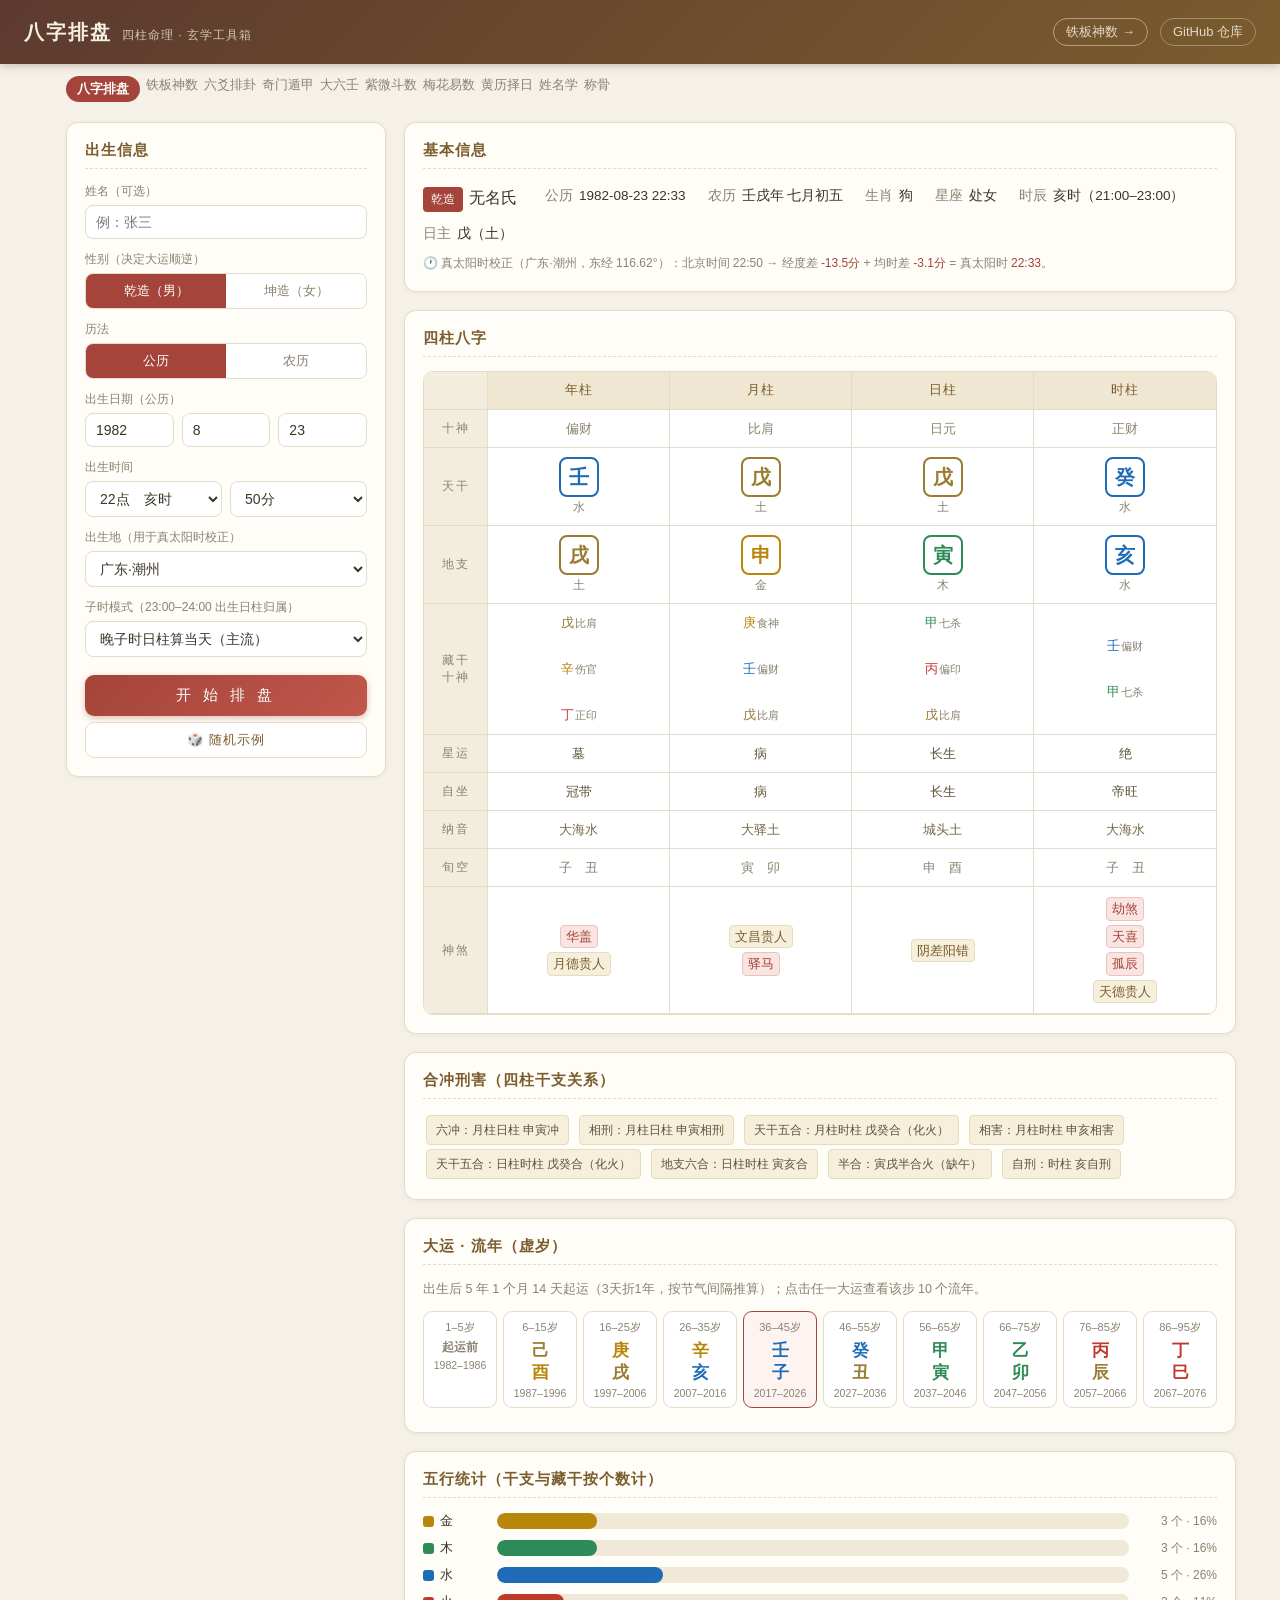
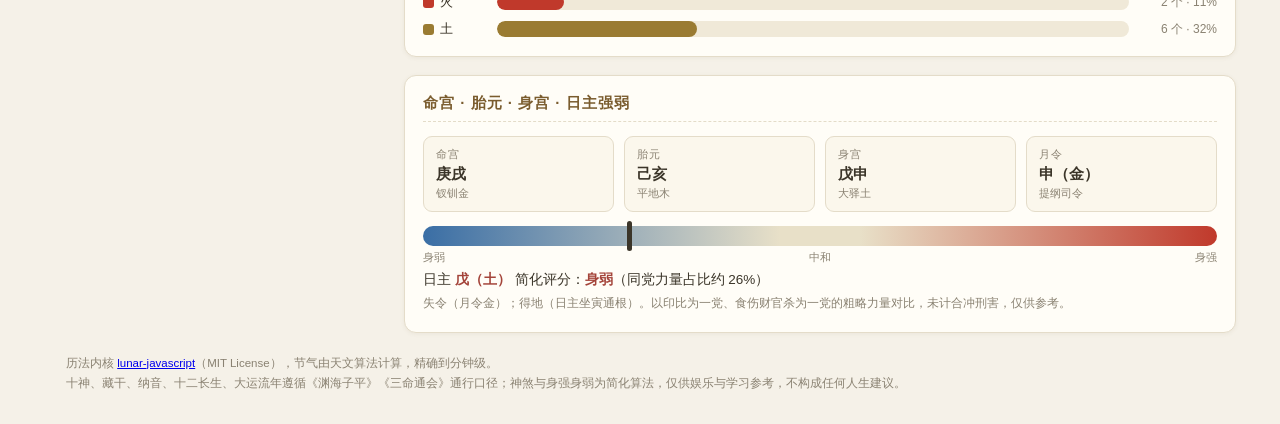
<file: index.html>
<!DOCTYPE html>
<html lang="zh-CN">
<head>
<meta charset="UTF-8">
<meta name="viewport" content="width=device-width, initial-scale=1.0">
<title>八字排盘 · 四柱命理工具</title>
<link rel="icon" href="data:image/svg+xml,<svg xmlns='http://www.w3.org/2000/svg' viewBox='0 0 100 100'><text y='.9em' font-size='90'>☯</text></svg>">
<script src="lunar.js"></script>
<script src="gz-relations.js"></script>
<style>
:root{
  --bg:#f5f1e8; --card:#fffdf7; --ink:#3b3529; --muted:#8a8272; --line:#e4dcc9;
  --accent:#a4443a; --accent2:#7a5c2e;
  --wx-jin:#b8860b; --wx-mu:#2e8b57; --wx-shui:#1e6bb8; --wx-huo:#c0392b; --wx-tu:#9a7b32;
}
*{box-sizing:border-box;margin:0;padding:0}
body{font-family:"Microsoft YaHei","PingFang SC","Noto Sans SC",sans-serif;background:var(--bg);color:var(--ink);min-height:100vh}
header{background:linear-gradient(135deg,#5c3a2e,#7a5c2e);color:#f7f1e3;padding:18px 24px;display:flex;align-items:center;justify-content:space-between;box-shadow:0 2px 8px rgba(60,40,20,.25)}
header h1{font-size:20px;letter-spacing:2px;font-weight:600}
header h1 small{font-size:12px;opacity:.75;letter-spacing:1px;margin-left:10px;font-weight:400}
header a{color:#f7f1e3;opacity:.85;font-size:13px;text-decoration:none;border:1px solid rgba(247,241,227,.4);padding:4px 12px;border-radius:14px}
header a:hover{opacity:1}
.wrap{max-width:1180px;margin:20px auto;padding:0 16px;display:grid;grid-template-columns:320px 1fr;gap:18px;align-items:start}
@media(max-width:900px){.wrap{grid-template-columns:1fr}}
.card{background:var(--card);border:1px solid var(--line);border-radius:12px;padding:18px;box-shadow:0 1px 4px rgba(120,100,60,.08)}
.card h2{font-size:15px;color:var(--accent2);margin-bottom:14px;letter-spacing:1px;border-bottom:1px dashed var(--line);padding-bottom:8px}
.field{margin-bottom:12px}
.field label{display:block;font-size:12px;color:var(--muted);margin-bottom:5px}
input[type=text],input[type=number],select{width:100%;padding:8px 10px;border:1px solid var(--line);border-radius:8px;background:#fff;font-size:14px;color:var(--ink);font-family:inherit}
input:focus,select:focus{outline:2px solid #d8c9a5;border-color:#c9b98f}
.row{display:flex;gap:8px}
.row>*{flex:1}
.seg{display:flex;border:1px solid var(--line);border-radius:8px;overflow:hidden}
.seg button{flex:1;padding:8px 4px;border:none;background:#fff;font-size:13px;cursor:pointer;color:var(--muted);font-family:inherit}
.seg button.on{background:var(--accent);color:#fff}
.seg button:not(.on):hover{background:#f6f0e0}
.hint{font-size:11px;color:var(--muted);margin-top:4px;line-height:1.5}
.check{display:flex;align-items:center;gap:7px;font-size:13px;color:var(--ink);cursor:pointer;margin-bottom:8px}
.check input{accent-color:var(--accent);width:15px;height:15px}
.btn{width:100%;padding:11px;border:none;border-radius:9px;background:linear-gradient(135deg,#a4443a,#c0574a);color:#fff;font-size:15px;letter-spacing:4px;cursor:pointer;font-family:inherit;margin-top:6px;box-shadow:0 2px 6px rgba(164,68,58,.35)}
.btn:hover{filter:brightness(1.06)}
.btn.ghost{background:#fff;color:var(--accent2);border:1px solid var(--line);box-shadow:none;letter-spacing:1px;font-size:13px;padding:8px}
.btn.ghost:hover{background:#f6f0e0}
.err{background:#fbe9e7;color:#a4443a;border:1px solid #efb9b2;border-radius:8px;padding:10px 12px;font-size:13px;margin-bottom:12px;display:none}

/* 基本信息 */
.info-grid{display:flex;flex-wrap:wrap;gap:8px 22px;font-size:13.5px;line-height:1.9}
.info-grid b{color:var(--muted);font-weight:400;margin-right:6px}
.tag-gender{display:inline-block;background:var(--accent);color:#fff;border-radius:4px;font-size:12px;padding:1px 8px;margin-right:6px}
.tst-fix{font-size:12px;color:var(--muted);margin-top:6px;line-height:1.7}
.tst-fix em{font-style:normal;color:var(--accent)}

/* 四柱表 */
.bz-grid{display:grid;grid-template-columns:64px repeat(4,minmax(86px,1fr));gap:0;border:1px solid var(--line);border-radius:10px;overflow:hidden;background:#fff}
.bz-grid>div{padding:9px 4px;text-align:center;border-bottom:1px solid var(--line);border-right:1px solid var(--line);font-size:13px;min-height:38px;display:flex;flex-direction:column;justify-content:center;align-items:center;gap:2px}
.bz-grid>div:nth-child(5n){border-right:none}
.bz-grid .rh{background:#f3eddd;color:var(--muted);font-size:12px;letter-spacing:2px}
.bz-grid .hd{background:#efe7d2;font-size:12.5px;color:var(--accent2);letter-spacing:1px}
.ganzhi{width:40px;height:40px;border-radius:8px;display:flex;align-items:center;justify-content:center;font-size:20px;font-weight:600;border:2px solid;margin:0 auto}
.ganzhi.sm{width:36px;height:36px;font-size:17px}
.shishen{font-size:12px;color:var(--muted)}
.hidegan{font-size:12px;line-height:1.6}
.hidegan span{margin:0 2px}
.hidegan i{font-style:normal;font-size:10.5px;color:var(--muted);margin-left:1px}
.nayin{font-size:11.5px;color:#77694a}
.shensha{font-size:11px;line-height:1.5;padding:4px 2px;min-height:30px}
.shensha span{display:inline-block;background:#f6efdc;border:1px solid #e8dcc0;border-radius:4px;padding:1px 5px;margin:1px;color:#7a5c2e;white-space:nowrap}
.shensha span.big{background:#f9e4e1;border-color:#ecc2bc;color:var(--accent)}
.pill{display:inline-block;background:#f6efdc;border:1px solid #e8dcc0;border-radius:4px;padding:2px 9px;margin:2px 3px;font-size:12px;color:#5d5238}
.xiushi{font-size:12.5px;color:#5d5238}

/* 五行 */
.wx-bars{display:flex;flex-direction:column;gap:9px}
.wx-row{display:flex;align-items:center;gap:10px;font-size:13px}
.wx-row .name{width:64px;display:flex;align-items:center;gap:6px;color:var(--ink)}
.wx-dot{width:11px;height:11px;border-radius:3px;display:inline-block}
.wx-track{flex:1;height:16px;background:#f0e9d8;border-radius:8px;overflow:hidden}
.wx-fill{height:100%;border-radius:8px;min-width:2px;transition:width .4s}
.wx-row .num{width:78px;text-align:right;color:var(--muted);font-size:12px}

/* 大运 */
.dayun-note{font-size:12.5px;color:var(--muted);margin-bottom:10px;line-height:1.7}
.dayun-strip{display:flex;gap:6px;overflow-x:auto;padding-bottom:6px}
.dy-col{min-width:74px;flex:0 0 auto;border:1px solid var(--line);border-radius:9px;background:#fff;text-align:center;padding:8px 4px;cursor:pointer;transition:.15s}
.dy-col:hover{border-color:var(--accent);box-shadow:0 2px 6px rgba(164,68,58,.15)}
.dy-col.cur{border-color:var(--accent);background:#fdf3f1}
.dy-age{font-size:11px;color:var(--muted)}
.dy-gz{font-size:16.5px;font-weight:600;margin:4px 0;line-height:1.35}
.dy-gz span{display:block}
.dy-yr{font-size:10.5px;color:var(--muted)}
.liunian{display:none;margin-top:10px;border-top:1px dashed var(--line);padding-top:10px}
.liunian.show{display:flex;flex-wrap:wrap;gap:6px}
.ln-chip{border:1px solid var(--line);border-radius:6px;background:#fbf7ec;padding:4px 9px;font-size:12px;text-align:center;line-height:1.5;min-width:64px}
.ln-chip b{display:block;font-size:12.5px;font-weight:600}
.ln-chip small{color:var(--muted);font-size:10.5px}

/* 其他信息 */
.misc-grid{display:grid;grid-template-columns:repeat(auto-fit,minmax(150px,1fr));gap:10px}
.misc-item{background:#fbf7ec;border:1px solid var(--line);border-radius:9px;padding:10px 12px}
.misc-item .k{font-size:11px;color:var(--muted);letter-spacing:1px}
.misc-item .v{font-size:15px;font-weight:600;margin-top:3px}
.misc-item .s{font-size:11px;color:var(--muted);margin-top:2px}
.strength-wrap{margin-top:14px}
.strength-track{height:20px;border-radius:10px;background:linear-gradient(90deg,#3a6ea5,#e8e0c8 45%,#e8e0c8 55%,#c0392b);position:relative;margin:8px 0 4px}
.strength-pin{position:absolute;top:-5px;width:5px;height:30px;background:#3b3529;border-radius:3px;left:50%;transition:left .4s}
.strength-labels{display:flex;justify-content:space-between;font-size:11px;color:var(--muted)}
.strength-verdict{font-size:13.5px;margin-top:6px}
.strength-verdict b{color:var(--accent)}
.strength-sub{font-size:12px;color:var(--muted);margin-top:4px;line-height:1.7}
footer{max-width:1180px;margin:10px auto 30px;padding:0 16px;font-size:11.5px;color:var(--muted);line-height:1.8}
#resultArea{display:none}
.toast{position:fixed;top:18px;left:50%;transform:translateX(-50%);background:#3b3529;color:#fff;padding:10px 18px;border-radius:8px;font-size:13px;display:none;z-index:9;box-shadow:0 4px 12px rgba(0,0,0,.3)}
</style>
</head>
<body>
<header>
  <h1>八字排盘<small>四柱命理 · 玄学工具箱</small></h1>
  <div style="display:flex;gap:12px">
    <a href="tieban.html" style="border-color:rgba(247,241,227,.55)">铁板神数 →</a>
    <a href="https://github.com/exiadynames2026/xuanxue" target="_blank">GitHub 仓库</a>
  </div>
</header>
<nav style="max-width:1180px;margin:12px auto 0;padding:0 16px;display:flex;gap:6px;flex-wrap:wrap;font-size:13px">
  <span style="background:var(--accent);color:#fff;border-radius:14px;padding:4px 11px;font-weight:600">八字排盘</span>
  <a href="tieban.html" style="color:var(--muted);text-decoration:none">铁板神数</a>
  <a href="liuyao.html" style="color:var(--muted);text-decoration:none">六爻排卦</a>
  <a href="qimen.html" style="color:var(--muted);text-decoration:none">奇门遁甲</a>
  <a href="liuren.html" style="color:var(--muted);text-decoration:none">大六壬</a>
  <a href="ziwei.html" style="color:var(--muted);text-decoration:none">紫微斗数</a>
  <a href="meihua.html" style="color:var(--muted);text-decoration:none">梅花易数</a>
  <a href="huangli.html" style="color:var(--muted);text-decoration:none">黄历择日</a>
  <a href="xingming.html" style="color:var(--muted);text-decoration:none">姓名学</a>
  <a href="chengu.html" style="color:var(--muted);text-decoration:none">称骨</a>
</nav>

<div class="wrap">
  <!-- 输入面板 -->
  <div class="card" id="inputCard">
    <h2>出生信息</h2>
    <div class="err" id="errBox"></div>
    <div class="field">
      <label>姓名（可选）</label>
      <input type="text" id="inName" placeholder="例：张三" maxlength="20">
    </div>
    <div class="field">
      <label>性别（决定大运顺逆）</label>
      <div class="seg" id="segGender">
        <button data-v="1" class="on">乾造（男）</button>
        <button data-v="0">坤造（女）</button>
      </div>
    </div>
    <div class="field">
      <label>历法</label>
      <div class="seg" id="segCal">
        <button data-v="solar" class="on">公历</button>
        <button data-v="lunar">农历</button>
      </div>
    </div>
    <div class="field">
      <label id="lbDate">出生日期（公历）</label>
      <div class="row" id="rowSolar">
        <input type="number" id="inY" placeholder="年" min="1900" max="2100" value="1990">
        <input type="number" id="inM" placeholder="月" min="1" max="12" value="1">
        <input type="number" id="inD" placeholder="日" min="1" max="31" value="1">
      </div>
      <div class="row" id="rowLunar" style="display:none">
        <input type="number" id="inLY" placeholder="年" min="1900" max="2100" value="1990">
        <input type="number" id="inLM" placeholder="月" min="1" max="12" value="1">
        <input type="number" id="inLD" placeholder="日" min="1" max="30" value="1">
      </div>
      <label class="check" id="chkLeapWrap" style="display:none;margin-top:6px">
        <input type="checkbox" id="inLeap"> 闰月
      </label>
    </div>
    <div class="field">
      <label>出生时间</label>
      <div class="row">
        <select id="inH"></select>
        <select id="inMin">
          <option value="0" selected>0分</option><option value="10">10分</option>
          <option value="20">20分</option><option value="30">30分</option>
          <option value="40">40分</option><option value="50">50分</option>
        </select>
      </div>
    </div>
    <div class="field">
      <label>出生地（用于真太阳时校正）</label>
      <select id="inCity"></select>
    </div>
    <div class="field">
      <label>子时模式（23:00–24:00 出生日柱归属）</label>
      <select id="inSect">
        <option value="2" selected>晚子时日柱算当天（主流）</option>
        <option value="1">晚子时日柱算明天</option>
      </select>
    </div>
    <button class="btn" id="btnGo">开 始 排 盘</button>
    <button class="btn ghost" id="btnRandom">🎲 随机示例</button>
  </div>

  <!-- 结果区 -->
  <div id="resultArea">
    <div class="card" style="margin-bottom:18px">
      <h2>基本信息</h2>
      <div class="info-grid" id="infoGrid"></div>
      <div class="tst-fix" id="tstNote"></div>
    </div>

    <div class="card" style="margin-bottom:18px">
      <h2>四柱八字</h2>
      <div class="bz-grid" id="bzGrid"></div>
    </div>

    <div class="card" style="margin-bottom:18px">
      <h2>合冲刑害（四柱干支关系）</h2>
      <div id="hcPanel" style="font-size:13px;line-height:2"></div>
    </div>

    <div class="card" style="margin-bottom:18px">
      <h2>大运 · 流年（虚岁）</h2>
      <div class="dayun-note" id="dyNote"></div>
      <div class="dayun-strip" id="dyStrip"></div>
      <div class="liunian" id="lnPanel"></div>
    </div>

    <div class="card" style="margin-bottom:18px">
      <h2>五行统计（干支与藏干按个数计）</h2>
      <div class="wx-bars" id="wxBars"></div>
    </div>

    <div class="card">
      <h2>命宫 · 胎元 · 身宫 · 日主强弱</h2>
      <div class="misc-grid" id="miscGrid"></div>
      <div class="strength-wrap">
        <div class="strength-track"><div class="strength-pin" id="stPin"></div></div>
        <div class="strength-labels"><span>身弱</span><span>中和</span><span>身强</span></div>
        <div class="strength-verdict" id="stVerdict"></div>
        <div class="strength-sub" id="stSub"></div>
      </div>
    </div>
  </div>
</div>

<footer>
  历法内核 <a href="https://github.com/6tail/lunar-javascript" target="_blank">lunar-javascript</a>（MIT License），节气由天文算法计算，精确到分钟级。<br>
  十神、藏干、纳音、十二长生、大运流年遵循《渊海子平》《三命通会》通行口径；神煞与身强身弱为简化算法，仅供娱乐与学习参考，不构成任何人生建议。
</footer>

<div class="toast" id="toast"></div>

<script>
"use strict";
const $ = s => document.querySelector(s);
const GAN = ["甲","乙","丙","丁","戊","己","庚","辛","壬","癸"];
const ZHI = ["子","丑","寅","卯","辰","巳","午","未","申","酉","戌","亥"];
const WX_COLOR = {"金":"var(--wx-jin)","木":"var(--wx-mu)","水":"var(--wx-shui)","火":"var(--wx-huo)","土":"var(--wx-tu)"};
const SHENG_XIAO = ["鼠","牛","虎","兔","龙","蛇","马","羊","猴","鸡","狗","猪"];
const CHANG_SHENG = ["长生","沐浴","冠带","临官","帝旺","衰","病","死","墓","绝","胎","养"];
// 长生起点偏移（与 lunar-javascript CHANG_SHENG_OFFSET 一致）：长生位 = (offset ± 支序) mod 12
const CS_OFFSET = {"甲":1,"丙":10,"戊":10,"庚":7,"壬":4,"乙":6,"丁":9,"己":9,"辛":0,"癸":3};
const SHICHEN_NAME = ["子时","丑时","寅时","卯时","辰时","巳时","午时","未时","申时","酉时","戌时","亥时"];
const SHICHEN_RANGE = ["23:00–01:00","01:00–03:00","03:00–05:00","05:00–07:00","07:00–09:00","09:00–11:00","11:00–13:00","13:00–15:00","15:00–17:00","17:00–19:00","19:00–21:00","21:00–23:00"];

/* ---------------- 城市经度表 ---------------- */
const CITIES = [
 ["北京",116.41],["天津",117.20],["上海",121.47],["重庆",106.55],
 ["河北·石家庄",114.51],["河北·唐山",118.18],["河北·保定",115.46],["河北·秦皇岛",119.60],
 ["山西·太原",112.55],["山西·大同",113.30],["山西·长治",113.12],
 ["内蒙古·呼和浩特",111.75],["内蒙古·包头",109.84],["内蒙古·赤峰",118.92],
 ["辽宁·沈阳",123.43],["辽宁·大连",121.61],["辽宁·鞍山",123.00],
 ["吉林·长春",125.32],["吉林·吉林市",126.55],
 ["黑龙江·哈尔滨",126.53],["黑龙江·齐齐哈尔",123.92],["黑龙江·大庆",125.10],
 ["江苏·南京",118.78],["江苏·苏州",120.58],["江苏·无锡",120.31],["江苏·常州",119.97],
 ["江苏·南通",120.86],["江苏·徐州",117.18],["江苏·扬州",119.42],
 ["浙江·杭州",120.15],["浙江·宁波",121.55],["浙江·温州",120.70],["浙江·嘉兴",120.76],
 ["浙江·绍兴",120.58],["浙江·金华",119.65],["浙江·台州",121.42],
 ["安徽·合肥",117.28],["安徽·芜湖",118.38],["安徽·阜阳",115.82],
 ["福建·福州",119.30],["福建·厦门",118.09],["福建·泉州",118.68],
 ["江西·南昌",115.86],["江西·赣州",114.93],["江西·九江",116.00],
 ["山东·济南",117.12],["山东·青岛",120.38],["山东·烟台",121.39],["山东·潍坊",119.16],["山东·临沂",118.35],
 ["河南·郑州",113.63],["河南·洛阳",112.45],["河南·开封",114.30],["河南·南阳",112.53],["河南·信阳",114.09],
 ["湖北·武汉",114.31],["湖北·宜昌",111.29],["湖北·襄阳",112.12],
 ["湖南·长沙",113.00],["湖南·株洲",113.13],["湖南·衡阳",112.57],["湖南·常德",111.69],
 ["广东·广州",113.26],["广东·深圳",114.06],["广东·珠海",113.58],["广东·佛山",113.12],
 ["广东·东莞",113.75],["广东·中山",113.39],["广东·惠州",114.42],["广东·汕头",116.68],
 ["广东·湛江",110.36],["广东·潮州",116.62],["广东·揭阳",116.37],["广东·梅州",116.12],
 ["广西·南宁",108.37],["广西·柳州",109.42],["广西·桂林",110.29],["广西·梧州",111.28],
 ["海南·海口",110.32],["海南·三亚",109.51],
 ["四川·成都",104.07],["四川·绵阳",104.68],["四川·南充",106.11],["四川·乐山",103.77],["四川·达州",107.50],
 ["贵州·贵阳",106.71],["贵州·遵义",106.93],
 ["云南·昆明",102.83],["云南·大理",100.27],["云南·曲靖",103.80],
 ["西藏·拉萨",91.11],["西藏·日喀则",88.88],
 ["陕西·西安",108.94],["陕西·宝鸡",107.14],["陕西·汉中",107.02],
 ["甘肃·兰州",103.83],["甘肃·天水",105.72],["甘肃·酒泉",98.49],
 ["青海·西宁",101.78],["青海·格尔木",94.90],
 ["宁夏·银川",106.23],["宁夏·石嘴山",106.38],
 ["新疆·乌鲁木齐",87.62],["新疆·喀什",75.99],["新疆·伊宁",81.28],["新疆·库尔勒",86.15],["新疆·哈密",93.51],
 ["香港",114.17],["澳门",113.55],["台北",121.56],["高雄",120.31]
];

/* ---------------- 真太阳时：均时差（Spencer 公式，精度约 ±0.5 分钟） ---------------- */
function equationOfTimeMinutes(y, m, d){
  const start = Date.UTC(y, 0, 1);
  const cur = Date.UTC(y, m - 1, d);
  const n = Math.floor((cur - start) / 86400000) + 1;
  const B = 2 * Math.PI * (n - 1) / 365;
  return 229.18 * (0.000075 + 0.001868*Math.cos(B) - 0.032077*Math.sin(B)
        - 0.014615*Math.cos(2*B) - 0.040849*Math.sin(2*B));
}

/* ---------------- 神煞表 ---------------- */
const SHENSHA = (() => {
  const T = {};
  // 天乙贵人（以日干查地支）
  T.tianyi  = {"甲":["丑","未"],"戊":["丑","未"],"庚":["丑","未"],"乙":["子","申"],"己":["子","申"],"丙":["亥","酉"],"丁":["亥","酉"],"壬":["卯","巳"],"癸":["卯","巳"],"辛":["午","寅"]};
  // 文昌贵人
  T.wenchang = {"甲":"巳","乙":"午","丙":"申","丁":"酉","戊":"申","己":"酉","庚":"亥","辛":"子","壬":"寅","癸":"卯"};
  // 禄神
  T.lushen = {"甲":"寅","乙":"卯","丙":"巳","丁":"午","戊":"巳","己":"午","庚":"申","辛":"酉","壬":"亥","癸":"子"};
  // 羊刃（阳干）
  T.yangren = {"甲":"卯","丙":"午","戊":"午","庚":"酉","壬":"子"};
  // 金舆
  T.jinyu = {"甲":"辰","乙":"巳","丙":"未","丁":"申","戊":"未","己":"申","庚":"戌","辛":"亥","壬":"丑","癸":"寅"};
  // 三合局组（按地支序号 %4 分组）：0申子辰 1巳酉丑 2寅午戌 3亥卯未
  T.yima   = ["寅","亥","申","巳"];   // 驿马
  T.taohua = ["酉","午","卯","子"];   // 桃花（咸池）
  T.huagai = ["辰","丑","戌","未"];   // 华盖
  T.jiangxing = ["子","酉","午","卯"];// 将星
  T.jiesha = ["巳","寅","亥","申"];   // 劫煞
  T.zaisha = ["午","卯","子","酉"];   // 灾煞
  // 红鸾（年支查）、天喜为红鸾对冲
  T.hongluan = {"子":"卯","丑":"寅","寅":"丑","卯":"子","辰":"亥","巳":"戌","午":"酉","未":"申","申":"未","酉":"午","戌":"巳","亥":"辰"};
  // 孤辰寡宿（年支三分组：亥子丑/寅卯辰/巳午未/申酉戌）
  T.guchen = {"子":"寅","亥":"寅","丑":"寅","寅":"巳","卯":"巳","辰":"巳","巳":"申","午":"申","未":"申","申":"亥","酉":"亥","戌":"亥"};
  T.guasu  = {"子":"戌","亥":"戌","丑":"戌","寅":"丑","卯":"丑","辰":"丑","巳":"辰","午":"辰","未":"辰","申":"未","酉":"未","戌":"未"};
  // 天德贵人（月支查，可为干或支）、月德贵人（月支三合组查干）
  T.tiande = {"寅":"丁","卯":"申","辰":"壬","巳":"辛","午":"亥","未":"甲","申":"癸","酉":"寅","戌":"丙","亥":"乙","子":"巳","丑":"庚"};
  T.yuede  = {"寅":"丙","午":"丙","戌":"丙","申":"壬","子":"壬","辰":"壬","亥":"甲","卯":"甲","未":"甲","巳":"庚","酉":"庚","丑":"庚"};
  // 日柱特例
  T.kuigang = ["庚辰","庚戌","壬辰","戊戌"];
  T.yinchayangcuo = ["丙子","丁丑","戊寅","辛卯","壬辰","癸巳","丙午","丁未","戊申","辛酉","壬戌","癸亥"];
  T.shiedabai = ["甲辰","乙巳","壬申","丙申","丁亥","庚辰","戊戌","癸亥","辛巳","己丑"];
  return T;
})();

/* ---------------- 工具函数 ---------------- */
function ganWX(g){ return LunarUtil.WU_XING_GAN[g]; }
function zhiWX(z){ return LunarUtil.WU_XING_ZHI[z]; }
function zhiHide(z){ return LunarUtil.ZHI_HIDE_GAN[z]; }
function shiShen(dayGan, gan){ return LunarUtil.SHI_SHEN[dayGan + gan]; }

// 天干在某地支的十二长生（星运/自坐）
function diShi(gan, zhi){
  const ganIdx = GAN.indexOf(gan), zhiIdx = ZHI.indexOf(zhi);
  let idx = CS_OFFSET[gan] + (ganIdx % 2 === 0 ? zhiIdx : -zhiIdx);
  idx = (idx % 12 + 12) % 12;
  return CHANG_SHENG[idx];
}

// 干支旬空
function xunKong(ganzhi){
  const idx = LunarUtil.getJiaZiIndex(ganzhi);
  const xunStart = Math.floor(idx / 10) * 10;
  return [ZHI[(xunStart + 10) % 12], ZHI[(xunStart + 11) % 12]];
}

const WX_SHENG = {"木":"水","火":"木","土":"火","金":"土","水":"金"}; // 值生键：水生木

function calcShenSha(pillars, dayGan){
  // pillars: [{key,label,gan,zhi,ganzhi}]，年柱在前
  const yearZhi = pillars[0].zhi, monthZhi = pillars[1].zhi;
  const yGroup = ZHI.indexOf(yearZhi) % 4, dGroup = ZHI.indexOf(pillars[2].zhi) % 4;
  const marks = [[],[],[],[]];
  const add = (i, name, big) => { const m = marks[i]; if(!m.includes(name)) m.push(name); };

  pillars.forEach((p, i) => {
    const z = p.zhi, g = p.gan;
    if (SHENSHA.tianyi[dayGan].includes(z)) add(i, "天乙贵人", true);
    if (SHENSHA.wenchang[dayGan] === z) add(i, "文昌贵人");
    if (SHENSHA.lushen[dayGan] === z) add(i, "禄神");
    if (SHENSHA.yangren[dayGan] === z) add(i, "羊刃");
    if (SHENSHA.jinyu[dayGan] === z) add(i, "金舆");
    if (SHENSHA.yima[yGroup] === z || SHENSHA.yima[dGroup] === z) add(i, "驿马");
    if (SHENSHA.taohua[yGroup] === z || SHENSHA.taohua[dGroup] === z) add(i, "桃花", true);
    if (SHENSHA.huagai[yGroup] === z || SHENSHA.huagai[dGroup] === z) add(i, "华盖");
    if (SHENSHA.jiangxing[yGroup] === z || SHENSHA.jiangxing[dGroup] === z) add(i, "将星");
    if (SHENSHA.jiesha[yGroup] === z || SHENSHA.jiesha[dGroup] === z) add(i, "劫煞");
    if (SHENSHA.zaisha[yGroup] === z || SHENSHA.zaisha[dGroup] === z) add(i, "灾煞");
    if (SHENSHA.hongluan[yearZhi] === z) add(i, "红鸾");
    if (ZHI[(ZHI.indexOf(SHENSHA.hongluan[yearZhi]) + 6) % 12] === z) add(i, "天喜");
    if (SHENSHA.guchen[yearZhi] === z) add(i, "孤辰");
    if (SHENSHA.guasu[yearZhi] === z) add(i, "寡宿");
    const td = SHENSHA.tiande[monthZhi];
    if (td === z || td === g) add(i, "天德贵人", true);
    if (SHENSHA.yuede[monthZhi] === g) add(i, "月德贵人", true);
    if (i === 2 && SHENSHA.kuigang.includes(p.ganzhi)) add(i, "魁罡", true);
    if (i === 2 && SHENSHA.yinchayangcuo.includes(p.ganzhi)) add(i, "阴差阳错");
    if (i === 2 && SHENSHA.shiedabai.includes(p.ganzhi)) add(i, "十恶大败");
  });
  return marks;
}

function wuxingStats(pillars, dayGan){
  const stat = {"金":0,"木":0,"水":0,"火":0,"土":0};
  pillars.forEach(p => {
    stat[ganWX(p.gan)]++;
    stat[zhiWX(p.zhi)]++;
    zhiHide(p.zhi).forEach(h => stat[ganWX(h)]++);
  });
  return stat;
}

function strengthScore(pillars, dayGan){
  const dWX = ganWX(dayGan);
  const ally = wx => wx === dWX || WX_SHENG[dWX] === wx; // 比劫与印为同党
  let score = 0, maxScore = 0, details = [];

  // 月令本气（得令）
  const mgWX = zhiWX(pillars[1].zhi);
  maxScore += 25;
  if (ally(mgWX)) { score += 25; details.push("得令（月令" + mgWX + "）"); }

  // 四柱天干（日干除外）
  pillars.forEach((p, i) => {
    if (i === 2) return;
    maxScore += 10;
    if (ally(ganWX(p.gan))) score += 10;
  });
  // 地支藏干
  pillars.forEach(p => {
    const hides = zhiHide(p.zhi);
    const w = [8, 4, 2];
    hides.forEach((h, k) => {
      maxScore += w[k] || 2;
      if (ally(ganWX(h))) score += w[k] || 2;
    });
  });

  const pct = Math.round(score / maxScore * 100);
  // 通根：日支藏干有同党；得势：其余天干有同党
  const hasRoot = zhiHide(pillars[2].zhi).some(h => ally(ganWX(h)));
  const allyGans = [pillars[0].gan, pillars[1].gan, pillars[3].gan].filter(g => ally(ganWX(g))).length;
  if (!details.length) details.push("失令（月令" + mgWX + "）");
  if (hasRoot) details.push("得地（日主坐" + pillars[2].zhi + "通根）"); else details.push("日主无根");
  if (allyGans >= 2) details.push("得势（天干多同党）"); else if (allyGans === 0) details.push("天干无异党帮扶");
  let verdict = pct >= 60 ? "身强" : (pct <= 40 ? "身弱" : "中和");
  return { pct, verdict, details, mgWX };
}

/* ---------------- 界面辅助 ---------------- */
let segVal = { gender: 1, cal: "solar" };
function bindSeg(id, key, cb){
  $("#" + id).querySelectorAll("button").forEach(b => {
    b.addEventListener("click", () => {
      $("#" + id).querySelectorAll("button").forEach(x => x.classList.remove("on"));
      b.classList.add("on");
      segVal[key] = b.dataset.v === "0" ? 0 : b.dataset.v;
      if (cb) cb(b.dataset.v);
    });
  });
}
bindSeg("segGender", "gender");
bindSeg("segCal", "cal", v => {
  $("#rowSolar").style.display = v === "solar" ? "" : "none";
  $("#rowLunar").style.display = v === "lunar" ? "" : "none";
  $("#chkLeapWrap").style.display = v === "lunar" ? "" : "none";
  $("#lbDate").textContent = v === "solar" ? "出生日期（公历）" : "出生日期（农历）";
});

// 时间下拉
(function(){
  const h = $("#inH");
  for (let i = 0; i < 24; i++){
    const o = document.createElement("option");
    o.value = i;
    o.textContent = String(i).padStart(2, "0") + "点　" + SHICHEN_NAME[Math.floor(((i + 1) % 24) / 2)];
    h.appendChild(o);
  }
  h.value = 12;
})();
// 城市下拉
(function(){
  const sel = $("#inCity");
  const none = document.createElement("option");
  none.value = ""; none.textContent = "不校正（按北京时间）";
  sel.appendChild(none);
  CITIES.forEach((c, i) => {
    const o = document.createElement("option");
    o.value = i; o.textContent = c[0];
    sel.appendChild(o);
  });
})();

function toast(msg){
  const t = $("#toast");
  t.textContent = msg; t.style.display = "block";
  clearTimeout(t._tm);
  t._tm = setTimeout(() => t.style.display = "none", 2600);
}
function showError(msg){
  const e = $("#errBox");
  e.textContent = msg; e.style.display = "block";
  setTimeout(() => e.style.display = "none", 5000);
}
/* ---------------- 主流程 ---------------- */
function pad2(n){ return String(n).padStart(2, "0"); }

function doPaipan(){
  const name = $("#inName").value.trim() || "无名氏";
  const gender = segVal.gender;
  const isLunar = segVal.cal === "lunar";
  const sect = parseInt($("#inSect").value, 10);

  let y, m, d, h, min;
  try {
    if (isLunar){
      y = parseInt($("#inLY").value, 10);
      m = parseInt($("#inLM").value, 10);
      d = parseInt($("#inLD").value, 10);
      if ($("#inLeap").checked) m = -m;
    } else {
      y = parseInt($("#inY").value, 10);
      m = parseInt($("#inM").value, 10);
      d = parseInt($("#inD").value, 10);
    }
    h = parseInt($("#inH").value, 10);
    min = parseInt($("#inMin").value, 10);
    if (!y || !m || !d || isNaN(h)) throw new Error("请填写完整的出生日期时间");
  } catch(e){ showError("输入有误：" + e.message); return; }

  // 真太阳时校正（在公历时间上做，农历先转公历）
  let solar, tstInfo = null;
  try {
    if (isLunar){
      const lunar = Lunar.fromYmdHms(y, m, d, h, min, 0);
      solar = lunar.getSolar();
    } else {
      solar = Solar.fromYmdHms(y, m, d, h, min, 0);
    }
  } catch(e){ showError("日期无效：" + e.message); return; }

  const cityIdx = $("#inCity").value;
  if (cityIdx !== ""){
    const [cname, lon] = CITIES[parseInt(cityIdx, 10)];
    const s = solar;
    const lonMin = (lon - 120) * 4;
    const eot = equationOfTimeMinutes(s.getYear(), s.getMonth(), s.getDay());
    let totalMin = lonMin + eot;
    let js = new Date(s.getYear(), s.getMonth() - 1, s.getDay(), s.getHour(), s.getMinute(), 0);
    js = new Date(js.getTime() + totalMin * 60000);
    tstInfo = { city: cname, lon, lonMin: Math.round(lonMin * 10) / 10, eot: Math.round(eot * 10) / 10, total: Math.round(totalMin * 10) / 10,
      before: `${pad2(s.getHour())}:${pad2(s.getMinute())}`,
      after: `${pad2(js.getHours())}:${pad2(js.getMinutes())}`,
      dayShift: js.getDate() !== s.getDay() };
    solar = Solar.fromYmdHms(js.getFullYear(), js.getMonth() + 1, js.getDate(), js.getHours(), js.getMinutes(), 0);
  }

  const lunar = solar.getLunar();
  const ec = lunar.getEightChar();
  ec.setSect(sect);

  const pillars = [
    { label: "年柱", gan: ec.getYearGan(), zhi: ec.getYearZhi() },
    { label: "月柱", gan: ec.getMonthGan(), zhi: ec.getMonthZhi() },
    { label: "日柱", gan: ec.getDayGan(), zhi: ec.getDayZhi() },
    { label: "时柱", gan: ec.getTimeGan(), zhi: ec.getTimeZhi() },
  ];
  pillars.forEach(p => {
    p.ganzhi = p.gan + p.zhi;
    p.shiShenGan = (p.label === "日柱") ? "日元" : shiShen(ec.getDayGan(), p.gan);
    p.hide = zhiHide(p.zhi);
    p.shiShenZhi = p.hide.map(hg => shiShen(ec.getDayGan(), hg));
    p.nayin = LunarUtil.NAYIN[p.ganzhi];
    p.xingYun = diShi(ec.getDayGan(), p.zhi);   // 日主在此支的十二长生
    p.ziZuo = diShi(p.gan, p.zhi);              // 本柱天干自坐
    p.xk = xunKong(p.ganzhi);
  });

  const dayGan = ec.getDayGan();
  const shenSha = calcShenSha(pillars, dayGan);
  const wxStat = wuxingStats(pillars, dayGan);
  const strength = strengthScore(pillars, dayGan);

  // 大运
  const yun = ec.getYun(gender, 2);
  const daYun = yun.getDaYun(10);

  render(name, gender, solar, lunar, tstInfo, sect, pillars, dayGan, shenSha, wxStat, strength, yun, daYun);
  $("#resultArea").style.display = "block";
  $("#resultArea").scrollIntoView({ behavior: "smooth", block: "start" });
}

function render(name, gender, solar, lunar, tst, sect, pillars, dayGan, shenSha, wxStat, strength, yun, daYun){
  // 基本信息
  const leap = lunar.getMonth() < 0;
  const shichenIdx = Math.floor(((solar.getHour() + 1) % 24) / 2);
  $("#infoGrid").innerHTML = `
    <div><span class="tag-gender">${gender === 1 ? "乾造" : "坤造"}</span><b style="font-size:16px;color:var(--ink)">${name}</b></div>
    <div><b>公历</b>${solar.toYmdHms().substring(0, 16)}</div>
    <div><b>农历</b>${lunar.getYearInGanZhi()}年 ${leap ? "闰" : ""}${lunar.getMonthInChinese()}月${lunar.getDayInChinese()}</div>
    <div><b>生肖</b>${SHENG_XIAO[ZHI.indexOf(lunar.getYearZhi())]}</div>
    <div><b>星座</b>${solar.getXingZuo()}</div>
    <div><b>时辰</b>${SHICHEN_NAME[shichenIdx]}（${SHICHEN_RANGE[shichenIdx]}）</div>
    <div><b>日主</b>${dayGan}（${ganWX(dayGan)}）</div>`;

  if (tst){
    $("#tstNote").innerHTML = `🕐 真太阳时校正（${tst.city}，东经 ${tst.lon}°）：北京时间 ${tst.before}
      → 经度差 <em>${tst.lonMin > 0 ? "+" : ""}${tst.lonMin}分</em> + 均时差 <em>${tst.eot > 0 ? "+" : ""}${tst.eot}分</em>
      = 真太阳时 <em>${tst.after}</em>${tst.dayShift ? "（<em>已跨日，按校正后日期排盘</em>）" : ""}。`;
  } else {
    $("#tstNote").innerHTML = `🕐 未做真太阳时校正（按北京时间排盘）。选择出生地可获得更精确的时柱。`;
  }

  // 四柱表
  const rows = [];
  rows.push(`<div class="rh"></div>` + pillars.map(p => `<div class="hd">${p.label}</div>`).join(""));
  rows.push(`<div class="rh">十神</div>` + pillars.map(p => `<div class="shishen">${p.shiShenGan}</div>`).join(""));
  rows.push(`<div class="rh">天干</div>` + pillars.map(p => `<div>${gzGan(p.gan)}<span class="shishen">${ganWX(p.gan)}</span></div>`).join(""));
  rows.push(`<div class="rh">地支</div>` + pillars.map(p => `<div>${gzZhi(p.zhi)}<span class="shishen">${zhiWX(p.zhi)}</span></div>`).join(""));
  rows.push(`<div class="rh">藏干<br>十神</div>` + pillars.map(p => `<div class="hidegan">${p.hide.map((h, k) => `<span style="color:${WX_COLOR[ganWX(h)]}">${h}<i>${p.shiShenZhi[k]}</i></span>`).join("<br>")}</div>`).join(""));
  rows.push(`<div class="rh">星运</div>` + pillars.map(p => `<div class="xiushi">${p.xingYun}</div>`).join(""));
  rows.push(`<div class="rh">自坐</div>` + pillars.map(p => `<div class="xiushi">${p.ziZuo}</div>`).join(""));
  rows.push(`<div class="rh">纳音</div>` + pillars.map(p => `<div class="nayin">${p.nayin}</div>`).join(""));
  rows.push(`<div class="rh">旬空</div>` + pillars.map(p => `<div class="shishen">${p.xk.join("　")}</div>`).join(""));
  rows.push(`<div class="rh">神煞</div>` + pillars.map((p, i) => `<div class="shensha">${shenSha[i].length ? shenSha[i].map(s => `<span class="${s.length >= 4 ? "" : "big"}">${s}</span>`).join("") : "—"}</div>`).join(""));
  $("#bzGrid").innerHTML = rows.join("");

  // 大运
  $("#dyNote").innerHTML = `出生后 ${yun.getStartYear()} 年 ${yun.getStartMonth()} 个月 ${yun.getStartDay()} 天起运（3天折1年，按节气间隔推算）；点击任一大运查看该步 10 个流年。`;

  const nowYear = new Date().getFullYear();
  $("#dyStrip").innerHTML = daYun.map((dy, i) => {
    const cur = nowYear >= dy.getStartYear() && nowYear <= dy.getEndYear();
    const gz = dy.getGanZhi();
    const gzHtml = gz
      ? `<div class="dy-gz"><span style="color:${WX_COLOR[ganWX(gz[0])]}">${gz[0]}</span><span style="color:${WX_COLOR[zhiWX(gz[1])]}">${gz[1]}</span></div>`
      : `<div class="dy-gz" style="font-size:12px;color:var(--muted)">起运前</div>`;
    return `<div class="dy-col${cur ? " cur" : ""}" data-i="${i}">
      <div class="dy-age">${dy.getStartAge()}–${dy.getEndAge()}岁</div>
      ${gzHtml}
      <div class="dy-yr">${dy.getStartYear()}–${dy.getEndYear()}</div>
    </div>`;
  }).join("");
  $("#dyStrip").querySelectorAll(".dy-col").forEach(col => {
    col.addEventListener("click", () => {
      const dy = daYun[parseInt(col.dataset.i, 10)];
      const ln = dy.getLiuNian(10);
      $("#lnPanel").innerHTML = ln.map(x =>
        `<div class="ln-chip"><b>${x.getGanZhi()[0]}${x.getGanZhi()[1]}</b><small>${x.getYear()}年 · ${x.getAge()}岁</small></div>`).join("");
      $("#lnPanel").classList.add("show");
      $("#lnPanel").scrollIntoView({ behavior: "smooth", block: "nearest" });
    });
  });
  $("#lnPanel").classList.remove("show");

  // 五行
  const total = Object.values(wxStat).reduce((a, b) => a + b, 0);
  $("#wxBars").innerHTML = Object.entries(wxStat).map(([wx, n]) => `
    <div class="wx-row">
      <div class="name"><span class="wx-dot" style="background:${WX_COLOR[wx]}"></span>${wx}</div>
      <div class="wx-track"><div class="wx-fill" style="width:${n / total * 100}%;background:${WX_COLOR[wx]}"></div></div>
      <div class="num">${n} 个 · ${Math.round(n / total * 100)}%</div>
    </div>`).join("");

  // 命宫胎元身宫 + 强弱
  const ec = lunar.getEightChar();
  $("#miscGrid").innerHTML = `
    <div class="misc-item"><div class="k">命宫</div><div class="v">${ec.getMingGong()}</div><div class="s">${LunarUtil.NAYIN[ec.getMingGong()]}</div></div>
    <div class="misc-item"><div class="k">胎元</div><div class="v">${ec.getTaiYuan()}</div><div class="s">${LunarUtil.NAYIN[ec.getTaiYuan()]}</div></div>
    <div class="misc-item"><div class="k">身宫</div><div class="v">${ec.getShenGong()}</div><div class="s">${LunarUtil.NAYIN[ec.getShenGong()]}</div></div>
    <div class="misc-item"><div class="k">月令</div><div class="v">${pillars[1].zhi}（${zhiWX(pillars[1].zhi)}）</div><div class="s">提纲司令</div></div>`;

  $("#stPin").style.left = `calc(${strength.pct}% - 2px)`;
  $("#stVerdict").innerHTML = `日主 <b>${dayGan}（${ganWX(dayGan)}）</b> 简化评分：<b>${strength.verdict}</b>（同党力量占比约 ${strength.pct}%）`;
  $("#stSub").textContent = strength.details.join("；") + "。以印比为一党、食伤财官杀为一党的粗略力量对比，未计合冲刑害，仅供参考。";

  // 合冲刑害
  const rels = GzRelations.detect(pillars.map(p => ({ label: p.label, gan: p.gan, zhi: p.zhi })));
  $("#hcPanel").innerHTML = rels.length
    ? rels.map(r => `<span class="pill">${r.type}：${r.desc}</span>`).join(" ")
    : "四柱干支无五合、六合、三合、三会、六冲、刑害关系（罕见而清纯粹的盘面）。";
}

function gzGan(g){
  const wx = ganWX(g);
  return `<div class="ganzhi" style="color:${WX_COLOR[wx]};border-color:${WX_COLOR[wx]};background:${WX_COLOR[wx]}14">${g}</div>`;
}
function gzZhi(z){
  const wx = zhiWX(z);
  return `<div class="ganzhi" style="color:${WX_COLOR[wx]};border-color:${WX_COLOR[wx]};background:${WX_COLOR[wx]}14">${z}</div>`;
}

/* ---------------- 事件 ---------------- */
$("#btnGo").addEventListener("click", doPaipan);
$("#btnRandom").addEventListener("click", () => {
  const rnd = n => Math.floor(Math.random() * n);
  $("#segCal").querySelectorAll("button")[0].click();
  $("#inY").value = 1950 + rnd(70);
  $("#inM").value = 1 + rnd(12);
  $("#inD").value = 1 + rnd(28);
  $("#inH").value = rnd(24);
  $("#inMin").selectedIndex = rnd(6);
  $("#inCity").value = 1 + rnd(CITIES.length - 1);
  $("#inName").value = "";
  doPaipan();
});
document.addEventListener("keydown", e => { if (e.key === "Enter" && document.activeElement.closest("#inputCard")) doPaipan(); });

// 默认示例：随机一次
window.addEventListener("load", () => $("#btnRandom").click());
</script>
</body>
</html>
</file>
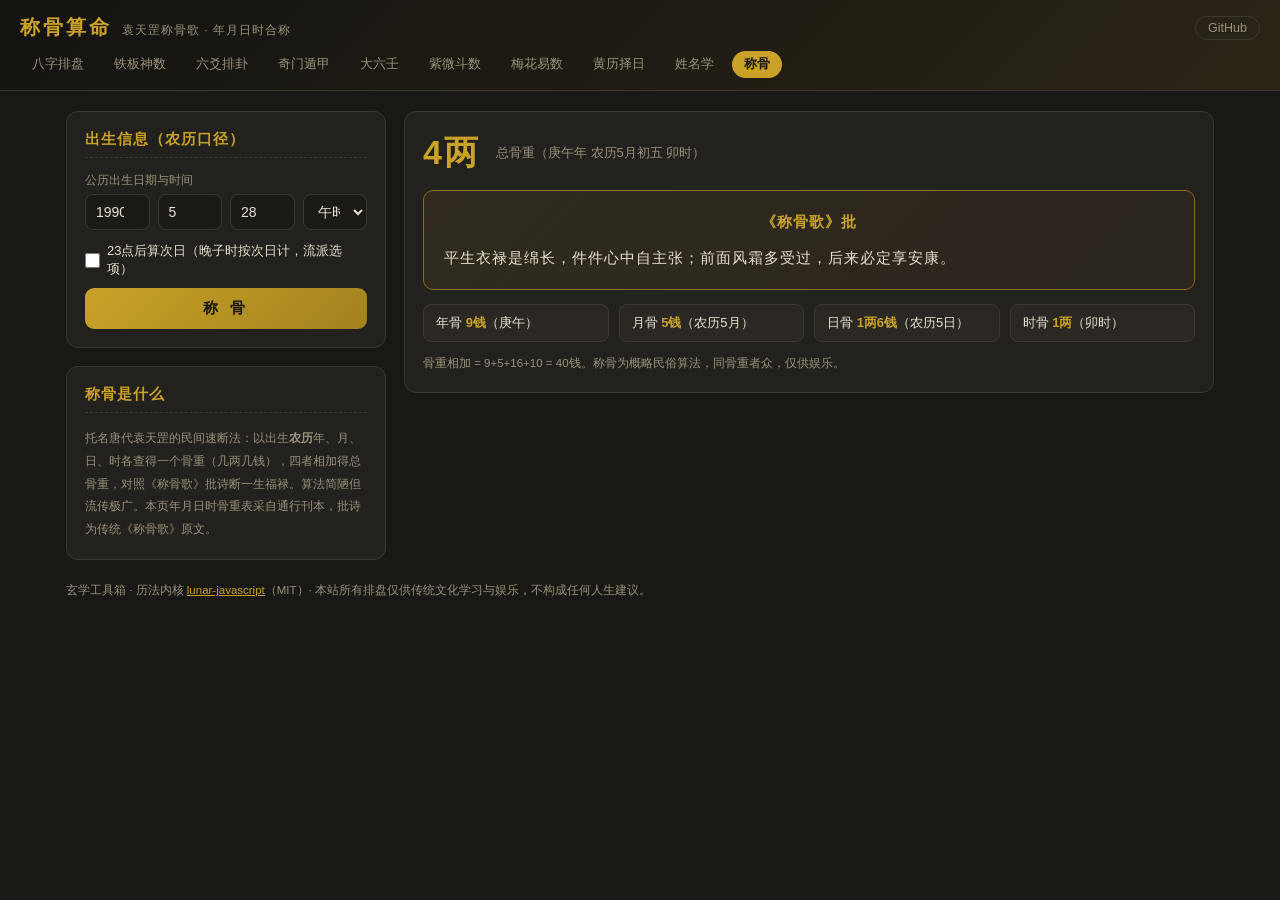
<file: chengu.html>
<!DOCTYPE html>
<html lang="zh-CN">
<head>
<meta charset="UTF-8">
<meta name="viewport" content="width=device-width, initial-scale=1.0">
<title>称骨算命 · 袁天罡称骨歌</title>
<link rel="icon" href="data:image/svg+xml,<svg xmlns='http://www.w3.org/2000/svg' viewBox='0 0 100 100'><text y='.9em' font-size='90'>骨</text></svg>">
<link rel="stylesheet" href="common.css">
<script src="lunar.js"></script>
<script src="nav.js"></script>
<style>
.cg-total{display:flex;align-items:center;gap:16px;margin-bottom:14px;flex-wrap:wrap}
.cg-weight{font-size:34px;color:var(--accent);font-weight:700;letter-spacing:2px}
.cg-poem{background:linear-gradient(135deg,rgba(201,162,39,.08),rgba(181,83,60,.05));border:1px solid var(--accent2);border-radius:10px;padding:16px 20px;font-size:15px;line-height:2;letter-spacing:1px;margin-bottom:14px}
.cg-poem .t{text-align:center;color:var(--accent);font-weight:600;margin-bottom:6px}
.cg-detail{display:grid;grid-template-columns:repeat(auto-fit,minmax(130px,1fr));gap:10px}
.cg-detail .d{background:var(--card2);border:1px solid var(--line);border-radius:8px;padding:9px 12px;font-size:13px}
.cg-detail .d b{color:var(--accent)}
.check{display:flex;align-items:center;gap:7px;font-size:13px;cursor:pointer;margin-top:6px}
.check input{accent-color:var(--accent);width:15px;height:15px}
</style>
</head>
<body>
<header>
  <div class="hrow">
    <h1>称骨算命<small>袁天罡称骨歌 · 年月日时合称</small></h1>
    <a class="gh" href="https://github.com/exiadynames2026/xuanxue" target="_blank">GitHub</a>
  </div>
  <nav></nav>
</header>
<div class="wrap">
  <div>
    <div class="card" style="margin-bottom:18px">
      <h2>出生信息（农历口径）</h2>
      <div class="field"><label>公历出生日期与时间</label>
        <div class="row">
          <input type="number" id="inY" value="1990" min="1900" max="2100">
          <input type="number" id="inM" value="5" min="1" max="12">
          <input type="number" id="inD" value="28" min="1" max="31">
          <select id="inH"></select>
        </div>
      </div>
      <label class="check"><input type="checkbox" id="inLateZi"> 23点后算次日（晚子时按次日计，流派选项）</label>
      <button class="btn" id="btnGo" style="margin-top:10px">称 骨</button>
    </div>
    <div class="card">
      <h2>称骨是什么</h2>
      <div class="doc" style="font-size:12px;line-height:1.9;color:var(--muted)">
        托名唐代袁天罡的民间速断法：以出生<b>农历</b>年、月、日、时各查得一个骨重（几两几钱），四者相加得总骨重，对照《称骨歌》批诗断一生福禄。算法简陋但流传极广。本页年月日时骨重表采自通行刊本，批诗为传统《称骨歌》原文。
      </div>
    </div>
  </div>
  <div class="card">
    <div id="result"><div class="empty">请输入出生时间</div></div>
  </div>
</div>
<footer></footer>
<script>
"use strict";
XXNav.render("称骨"); XXNav.footer();
const $=s=>document.querySelector(s);
const ZHI=["子","丑","寅","卯","辰","巳","午","未","申","酉","戌","亥"];
const SHICHEN=["子时","丑时","寅时","卯时","辰时","巳时","午时","未时","申时","酉时","戌时","亥时"];
// ===== 袁天罡称骨骨重表（单位：钱；通行刊本） =====
const YEAR_W={ "甲子":12,"乙丑":9,"丙寅":6,"丁卯":7,"戊辰":12,"己巳":5,"庚午":9,"辛未":8,"壬申":7,"癸酉":8,
"甲戌":15,"乙亥":9,"丙子":16,"丁丑":8,"戊寅":8,"己卯":19,"庚辰":12,"辛巳":6,"壬午":8,"癸未":7,
"甲申":5,"乙酉":15,"丙戌":6,"丁亥":16,"戊子":15,"己丑":7,"庚寅":9,"辛卯":12,"壬辰":10,"癸巳":7,
"甲午":15,"乙未":6,"丙申":5,"丁酉":14,"戊戌":14,"己亥":9,"庚子":7,"辛丑":7,"壬寅":9,"癸卯":12,
"甲辰":8,"乙巳":7,"丙午":13,"丁未":5,"戊申":14,"己酉":5,"庚戌":9,"辛亥":17,"壬子":5,"癸丑":7,
"甲寅":12,"乙卯":8,"丙辰":8,"丁巳":6,"戊午":19,"己未":6,"庚申":8,"辛酉":16,"壬戌":10,"癸亥":6 };
const MONTH_W=[6,7,18,9,5,16,9,15,18,8,9,5];
const DAY_W=[5,10,8,15,16,15,8,16,8,16,9,17,8,17,10,8,9,18,5,15,10,9,8,9,15,18,7,8,16,6];
const HOUR_W=[16,6,7,10,9,16,10,8,8,9,6,6];
// ===== 称骨歌批诗（骨重：钱 → 批语） =====
const GE={
21:"短命非业谓大空，平生灾难事重重；凶祸频临陷逆境，终世困苦事不成。",
22:"身寒骨冷苦伶仃，此命推来行乞人；劳劳碌碌无度日，终年打拱过平生。",
23:"此命推来骨格轻，求谋作事事难成；妻儿兄弟应难许，别处他乡作散人。",
24:"此命推来福禄无，门庭困苦总难荣；六亲骨肉皆无靠，流浪他乡作老翁。",
25:"此命推来祖业微，门庭营度似稀奇；六亲骨肉如冰炭，一世勤劳自把持。",
26:"平生衣禄苦中求，独自营谋事不休；离祖出门宜早计，晚来衣禄自无休。",
27:"一生作事少商量，难靠祖宗作主张；独马单枪空做去，早年晚岁总无长。",
28:"一生行事似飘蓬，祖宗产业在梦中；若不过房改名姓，也当移徒二三通。",
29:"初年运限未曾亨，纵有功名在后成；须过四旬才可立，移居改姓始为良。",
30:"劳劳碌碌苦中求，东奔西走何日休；若使终身勤与俭，老来稍可免忧愁。",
31:"忙忙碌碌苦中求，何日云开见日头；难得祖基家可立，中年衣食渐无忧。",
32:"初年运蹇事难谋，渐有财源如水流；到得中年衣食旺，那时名利一齐收。",
33:"早年做事事难成，百年勤劳枉费心；半世自如流水去，后来运到始得金。",
34:"此命福气果如何，僧道门中衣禄多；离祖出家方为妙，朝晚拜佛念弥陀。",
35:"生平福量不周全，祖业根基觉少传；营事生涯宜守旧，时来衣食胜从前。",
36:"不须劳碌过平生，独自成家福不轻；早有福星常照命，任君行去百般成。",
37:"此命般般事不成，弟兄少力自孤行；虽然祖业须微有，来得明时去不明。",
38:"一身骨肉最清高，早入簧门姓氏标；待到年将三十六，蓝衫脱去换红袍。",
39:"此命终身运不通，劳劳作事尽皆空；苦心竭力成家计，到得那时在梦中。",
40:"平生衣禄是绵长，件件心中自主张；前面风霜多受过，后来必定享安康。",
41:"此命推来自不同，为人能干异凡庸；中年还有逍遥福，不比前番运是通。",
42:"得宽怀处且宽怀，何用双眉皱不开；若使中年命运济，那时名利一起来。",
43:"为人心性最聪明，作事轩昂近贵人；衣禄一生天注定，不须劳碌是丰亨。",
44:"万事由天莫苦求，须知福碌赖人修；当年财帛难如意，晚景欣然便不优。",
45:"名利推求竟若何？前番辛苦后奔波；命中难养男和女，骨肉扶持也不多。",
46:"东西南北尽皆通，出姓移居更觉隆；衣禄无穷无数定，中年晚景一般同。",
47:"此命推求旺末年，妻荣子贵自怡然；平生原有滔滔福，可有财源如水流。",
48:"初年运道未曾通，几许蹉跎命亦穷；兄弟六亲无依靠，一生事业晚来整。",
49:"此命推来福不轻，自成自立显门庭；从来富贵人钦敬，使婢差奴过一生。",
50:"为利为名终日劳，中年福禄也多遭；老来自有财星照，不比前番目下高。",
51:"一世荣华事事通，不须劳碌自亨通；兄弟叔侄皆如意，家业成时福禄宏。",
52:"一世亨通事事能，不须劳苦自然宁；宗族有光欣喜甚，家产丰盈自称心。",
53:"此格推来福泽宏，兴家立业在其中；一生衣食安排定，却是人间一福翁。",
54:"此格详采福泽宏，诗书满腹看功成；丰衣足食多安稳，正是人间有福人。",
55:"策马扬鞭争名利，少年作事费筹论；一朝福禄源源至，富贵荣华显六亲。",
56:"此格推来礼义通，一身福禄用无穷；甜酸苦辣皆尝过，滚滚财源盈而丰。",
57:"福禄丰盈万事全，一身荣耀乐天年；名扬威震人争羡，此世逍遥宛似仙。",
58:"平生衣食自然来，名利双全富贵偕；金榜题名登甲第，紫袍玉带走金阶。",
59:"细推此格秀而清，必定才高学业成；甲第之中应有分，扬鞭走马显威荣。",
60:"一朝金榜快题名，显祖荣宗大器成；衣禄定然无欠缺，田园财帛更丰盈。",
61:"不作朝中金榜客，定为世上大财翁；聪明天付经书熟，名显高褂自是荣。",
62:"此命生来福不穷，读书必定显亲宗；紫衣玉带为卿相，富贵荣华孰与同。",
63:"命主为官福禄长，得来富贵实非常；名题雁塔传金榜，大显门庭天下扬。",
64:"此格威权不可当，紫袍金带尘高堂；荣华富贵谁能及？万古留名姓氏扬。",
65:"细推此命福非轻，富贵荣华孰与争；定国安邦人极品，威声显赫震寰瀛。",
66:"此格人间一福人，堆金积玉满堂春；从来富贵有天定，金榜题名更显亲。",
67:"此命生来福自宏，田园家业最高隆；平生衣禄盈丰足，一路荣华万事通。",
68:"富贵由天莫苦求，万事家计不须谋；十年不比前番事，祖业根基千古留。",
69:"君是人间福禄星，一生富贵众人钦；总然衣禄由天定，安享荣华过一生。",
70:"此命推来福不轻，何须愁虑苦劳心；荣华富贵已天定，正笏垂绅拜紫宸。",
71:"此命生成大不同，公侯卿相在其中；一生自有逍遥福，富贵荣华极品隆。"
};
function liang(q){ return q>=10 ? (Math.floor(q/10)+"两"+(q%10?q%10+"钱":"")) : q+"钱"; }
(function(){ const s=$("#inH"); ZHI.forEach((z,i)=>{const o=document.createElement("option");o.value=i;o.textContent=SHICHEN[i];s.appendChild(o);}); s.value=6; })();
$("#btnGo").addEventListener("click",()=>{
  try{
    let solar=Solar.fromYmdHms(+$("#inY").value,+$("#inM").value,+$("#inD").value,+$("#inH").value,0,0);
    if($("#inLateZi").checked && +$("#inH").value>=23) solar=solar.nextDay(1);
    const lunar=solar.getLunar();
    const yGz=lunar.getYearInGanZhiExact();
    const m=Math.abs(lunar.getMonth()), d=lunar.getDay();
    const h=Math.floor(((+$("#inH").value+1)%24)/2);
    const yw=YEAR_W[yGz], mw=MONTH_W[m-1], dw=DAY_W[d-1], hw=HOUR_W[h];
    const total=yw+mw+dw+hw;
    const ge=GE[total] || "骨重超出歌诀范围（罕见），请核对输入。";
    $("#result").innerHTML=`
      <div class="cg-total">
        <span class="cg-weight">${liang(total)}</span>
        <span style="color:var(--muted);font-size:13px">总骨重（${yGz}年 农历${m}月${lunar.getDayInChinese()} ${SHICHEN[h]}）</span>
      </div>
      <div class="cg-poem"><div class="t">《称骨歌》批</div>${ge}</div>
      <div class="cg-detail">
        <div class="d">年骨 <b>${liang(yw)}</b>（${yGz}）</div>
        <div class="d">月骨 <b>${liang(mw)}</b>（农历${m}月）</div>
        <div class="d">日骨 <b>${liang(dw)}</b>（农历${d}日）</div>
        <div class="d">时骨 <b>${liang(hw)}</b>（${SHICHEN[h]}）</div>
      </div>
      <div class="hint" style="margin-top:12px">骨重相加 = ${yw}+${mw}+${dw}+${hw} = ${total}钱。称骨为概略民俗算法，同骨重者众，仅供娱乐。</div>`;
  }catch(e){ $("#result").innerHTML=`<div class="err" style="display:block">${e.message}</div>`; }
});
window.addEventListener("load",()=>$("#btnGo").click());
</script>
</body>
</html>
</file>
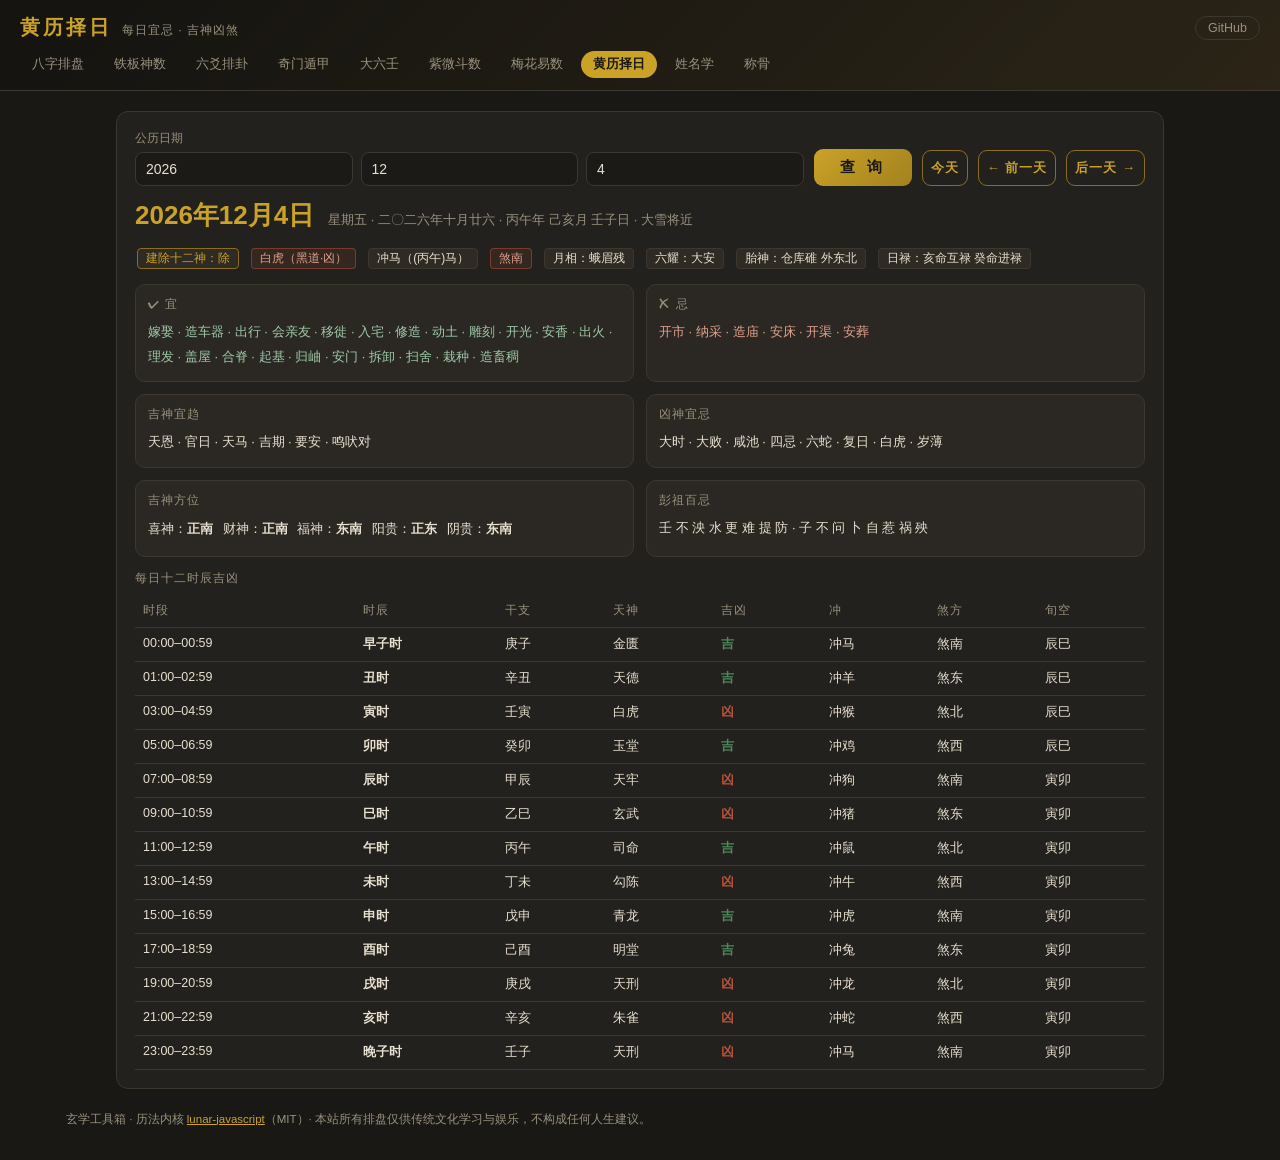
<file: huangli.html>
<!DOCTYPE html>
<html lang="zh-CN">
<head>
<meta charset="UTF-8">
<meta name="viewport" content="width=device-width, initial-scale=1.0">
<title>黄历 · 择日宜忌</title>
<link rel="icon" href="data:image/svg+xml,<svg xmlns='http://www.w3.org/2000/svg' viewBox='0 0 100 100'><text y='.9em' font-size='90'>历</text></svg>">
<link rel="stylesheet" href="common.css">
<script src="lunar.js"></script>
<script src="nav.js"></script>
<style>
.hl-head{display:flex;align-items:baseline;gap:14px;flex-wrap:wrap;margin-bottom:14px}
.hl-head .d{font-size:26px;color:var(--accent);font-weight:600}
.hl-head .s{font-size:13px;color:var(--muted)}
.hl-badges{display:flex;gap:8px;flex-wrap:wrap;margin-bottom:14px}
.hl-grid{display:grid;grid-template-columns:1fr 1fr;gap:12px}
@media(max-width:760px){.hl-grid{grid-template-columns:1fr}}
.hl-box{background:var(--card2);border:1px solid var(--line);border-radius:10px;padding:12px}
.hl-box .k{font-size:11.5px;color:var(--muted);letter-spacing:1px;margin-bottom:8px}
.hl-box .v{font-size:13px;line-height:1.9}
.hl-yi{color:#9ec9a8}.hl-ji{color:#e0a08d}
.dir{display:inline-block;margin:2px 6px 2px 0;font-size:12.5px}
</style>
</head>
<body>
<header>
  <div class="hrow">
    <h1>黄历择日<small>每日宜忌 · 吉神凶煞</small></h1>
    <a class="gh" href="https://github.com/exiadynames2026/xuanxue" target="_blank">GitHub</a>
  </div>
  <nav></nav>
</header>
<div class="wrap full">
  <div class="card">
    <div class="field" style="display:flex;gap:10px;align-items:end;flex-wrap:wrap">
      <div style="flex:1;min-width:200px"><label>公历日期</label>
        <div class="row">
          <input type="number" id="inY" value="2026" min="1900" max="2100">
          <input type="number" id="inM" value="11" min="1" max="12">
          <input type="number" id="inD" value="2" min="1" max="31">
        </div>
      </div>
      <button class="btn" style="width:auto;padding:9px 26px;margin:0" id="btnGo">查 询</button>
      <button class="btn ghost" style="width:auto;margin:0" id="btnToday">今天</button>
      <button class="btn ghost" style="width:auto;margin:0" id="btnPrev">← 前一天</button>
      <button class="btn ghost" style="width:auto;margin:0" id="btnNext">后一天 →</button>
    </div>
    <div id="result"><div class="empty">查询任意日期</div></div>
  </div>
</div>
<footer></footer>
<script>
"use strict";
XXNav.render("黄历择日"); XXNav.footer();
const $=s=>document.querySelector(s);
const WEEK=["日","一","二","三","四","五","六"];
function go(y,m,d){
  $("#inY").value=y; $("#inM").value=m; $("#inD").value=d;
  try{
    const solar=Solar.fromYmd(y,m,d), lunar=solar.getLunar();
    const chong=lunar.getDayChongDesc();
    $("#result").innerHTML=`
      <div class="hl-head">
        <span class="d">${y}年${m}月${d}日</span>
        <span class="s">星期${WEEK[(new Date(y,m-1,d)).getDay()]} · ${lunar.toString()} · ${lunar.getYearInGanZhi()}年 ${lunar.getMonthInGanZhi()}月 ${lunar.getDayInGanZhi()}日 · ${lunar.getJieQi()?"当日节气："+lunar.getJieQi():lunar.getNextJie().getName()+"将近"}</span>
      </div>
      <div class="hl-badges">
        <span class="pill gold">建除十二神：${lunar.getZhiXing()}</span>
        <span class="pill ${lunar.getDayTianShenLuck()==="吉"?"green":"red"}">${lunar.getDayTianShen()}（${lunar.getDayTianShenType()}·${lunar.getDayTianShenLuck()}）</span>
        <span class="pill">冲${lunar.getDayChongShengXiao()}（${chong}）</span>
        <span class="pill red">煞${lunar.getSha()}</span>
        <span class="pill">月相：${lunar.getYueXiang()}</span>
        <span class="pill">六耀：${lunar.getLiuYao()}</span>
        <span class="pill">胎神：${lunar.getDayPositionTai()}</span>
        <span class="pill">日禄：${lunar.getDayLu()}</span>
      </div>
      <div class="hl-grid">
        <div class="hl-box"><div class="k">✔ 宜</div><div class="v hl-yi">${lunar.getDayYi().join(" · ")}</div></div>
        <div class="hl-box"><div class="k">✘ 忌</div><div class="v hl-ji">${lunar.getDayJi().join(" · ")}</div></div>
        <div class="hl-box"><div class="k">吉神宜趋</div><div class="v">${lunar.getDayJiShen().join(" · ")}</div></div>
        <div class="hl-box"><div class="k">凶神宜忌</div><div class="v">${lunar.getDayXiongSha().join(" · ")}</div></div>
        <div class="hl-box"><div class="k">吉神方位</div><div class="v">
          <span class="dir">喜神：<b>${lunar.getDayPositionXiDesc()}</b></span>
          <span class="dir">财神：<b>${lunar.getDayPositionCaiDesc()}</b></span>
          <span class="dir">福神：<b>${lunar.getDayPositionFuDesc()}</b></span>
          <span class="dir">阳贵：<b>${lunar.getDayPositionYangGuiDesc()}</b></span>
          <span class="dir">阴贵：<b>${lunar.getDayPositionYinGuiDesc()}</b></span>
        </div></div>
        <div class="hl-box"><div class="k">彭祖百忌</div><div class="v">${lunar.getPengZuGan().replace(/(.)/g,"$1 ")} · ${lunar.getPengZuZhi().replace(/(.)/g,"$1 ")}</div></div>
      </div>
      <div style="margin-top:14px"><div class="k" style="font-size:11.5px;color:var(--muted);letter-spacing:1px;margin-bottom:8px">每日十二时辰吉凶</div>
      <table style="font-size:12.5px"><tr><th>时段</th><th>时辰</th><th>干支</th><th>天神</th><th>吉凶</th><th>冲</th><th>煞方</th><th>旬空</th></tr>
      ${lunar.getTimes().map(t=>`<tr><td>${t.getMinHm()}–${t.getMaxHm()}</td><td><b>${t.getGanZhi()[1]==="子"&&(t.getMinHm()==="23:00")?"晚":(t.getGanZhi()[1]==="子"?"早":"")}${t.getGanZhi()[1]}时</b></td><td>${t.getGanZhi()}</td><td>${t.getTianShen()}</td><td style="color:${t.getTianShenLuck()==="吉"?"var(--ok)":"var(--red)"}"><b>${t.getTianShenLuck()}</b></td><td>冲${t.getChongShengXiao()}</td><td>煞${t.getSha()}</td><td>${t.getXunKong()}</td></tr>`).join("")}
      </table></div>`;
  }catch(e){ $("#result").innerHTML=`<div class="err" style="display:block">${e.message}</div>`; }
}
$("#btnGo").addEventListener("click",()=>go(+$("#inY").value,+$("#inM").value,+$("#inD").value));
$("#btnToday").addEventListener("click",()=>{ const t=new Date(); go(t.getFullYear(),t.getMonth()+1,t.getDate()); });
$("#btnPrev").addEventListener("click",()=>{ const t=new Date(+$("#inY").value,+$("#inM").value-1,+$("#inD").value-1); go(t.getFullYear(),t.getMonth()+1,t.getDate()); });
$("#btnNext").addEventListener("click",()=>{ const t=new Date(+$("#inY").value,+$("#inM").value-1,+$("#inD").value+1); go(t.getFullYear(),t.getMonth()+1,t.getDate()); });
window.addEventListener("load",()=>{ const t=new Date(); go(t.getFullYear(),t.getMonth()+1,t.getDate()); });
</script>
</body>
</html>
</file>
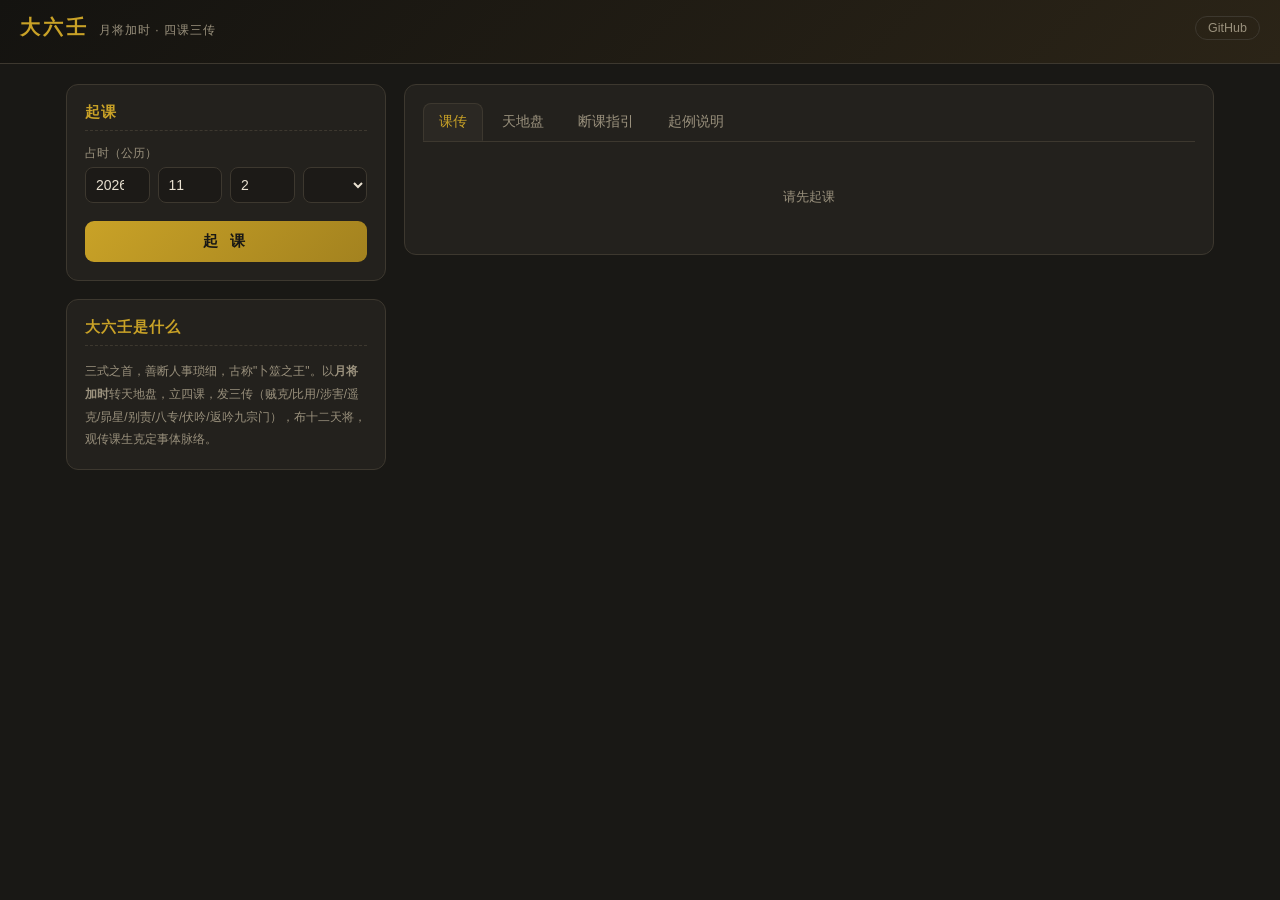
<file: liuren.html>
<!DOCTYPE html>
<html lang="zh-CN">
<head>
<meta charset="UTF-8">
<meta name="viewport" content="width=device-width, initial-scale=1.0">
<title>大六壬 · 四课三传</title>
<link rel="icon" href="data:image/svg+xml,<svg xmlns='http://www.w3.org/2000/svg' viewBox='0 0 100 100'><text y='.9em' font-size='90'>壬</text></svg>">
<link rel="stylesheet" href="common.css">
<script src="lunar.js"></script>
<script src="liuren-core.js"></script>
<script src="nav.js"></script>
<style>
.meta{display:flex;gap:10px;flex-wrap:wrap;margin-bottom:14px}
.meta .n{background:var(--card2);border:1px solid var(--line);border-radius:8px;padding:8px 13px;text-align:center}
.meta .n b{display:block;font-size:16px;color:var(--accent)}
.meta .n span{font-size:11px;color:var(--muted)}
.ke-chuan{display:flex;gap:14px;flex-wrap:wrap;margin-bottom:16px}
.ke-box{flex:1;min-width:280px}
.ke-cols{display:flex;gap:10px}
.ke-col{flex:1;text-align:center}
.ke-col .lbl{font-size:10.5px;color:var(--muted)}
.ke-col .shang{background:var(--card2);border:1px solid var(--line);border-radius:8px;padding:10px 0;font-size:20px;font-weight:600;color:#e8d9a8}
.ke-col .xia{background:var(--card);border:1px solid var(--line);border-radius:0 0 8px 8px;padding:6px 0;font-size:15px;color:var(--muted);border-top:none}
.chuan-col{flex:1;text-align:center}
.chuan-col .lbl{font-size:10.5px;color:var(--muted);letter-spacing:2px}
.chuan-col .box{background:var(--card2);border:1px solid var(--accent2);border-radius:10px;padding:12px 0;margin-top:4px}
.chuan-col .z{font-size:26px;font-weight:700;color:var(--accent)}
.chuan-col .j{font-size:12px;color:var(--blue);margin-top:2px}
.chuan-col .q{font-size:11px;color:var(--muted)}
.tp-grid{display:grid;grid-template-columns:repeat(6,1fr);gap:6px}
.tp-cell{background:var(--card2);border:1px solid var(--line);border-radius:8px;padding:6px 4px;text-align:center;font-size:12.5px}
.tp-cell .tj{font-size:10.5px;color:var(--accent)}
.tp-cell .tian{font-size:16px;font-weight:600;color:#e8d9a8}
.tp-cell .di{color:var(--muted);font-size:11px}
</style>
</head>
<body>
<header>
  <div class="hrow">
    <h1>大六壬<small>月将加时 · 四课三传</small></h1>
    <a class="gh" href="https://github.com/exiadynames2026/xuanxue" target="_blank">GitHub</a>
  </div>
  <nav></nav>
</header>
<div class="wrap">
  <div>
    <div class="card" style="margin-bottom:18px">
      <h2>起课</h2>
      <div class="err" id="errBox"></div>
      <div class="field"><label>占时（公历）</label>
        <div class="row">
          <input type="number" id="inY" value="2026" min="1900" max="2100">
          <input type="number" id="inM" value="11" min="1" max="12">
          <input type="number" id="inD" value="2" min="1" max="31">
          <select id="inH"></select>
        </div>
      </div>
      <button class="btn" id="btnGo">起 课</button>
    </div>
    <div class="card">
      <h2>大六壬是什么</h2>
      <div class="doc" style="font-size:12px;line-height:1.9;color:var(--muted)">
        三式之首，善断人事琐细，古称"卜筮之王"。以<b>月将加时</b>转天地盘，立四课，发三传（贼克/比用/涉害/遥克/昴星/别责/八专/伏吟/返吟九宗门），布十二天将，观传课生克定事体脉络。
      </div>
    </div>
  </div>
  <div class="card">
    <div class="tabs" id="tabs">
      <button data-p="pa" class="on">课传</button>
      <button data-p="pb">天地盘</button>
      <button data-p="pc">断课指引</button>
      <button data-p="pd">起例说明</button>
    </div>
    <div class="pane on" id="pa"><div class="empty">请先起课</div></div>
    <div class="pane" id="pb"></div>
    <div class="pane" id="pc"></div>
    <div class="pane" id="pd"></div>
  </div>
</div>
<footer></footer>
<script>
"use strict";
XXNav.render("大六壬"); XXNav.footer();
const $=s=>document.querySelector(s);
const ZHI=["子","丑","寅","卯","辰","巳","午","未","申","酉","戌","亥"];
const WX_COLOR={"木":"#4e8b5a","火":"#b5533c","土":"#9a7b32","金":"#c9a227","水":"#5b84a8"};
(function(){ const s=$("#inH"); ZHI.forEach((z,i)=>{const o=document.createElement("option");o.value=z;o.textContent=z+"时";s.appendChild(o);}); })();
$("#btnGo").addEventListener("click",()=>{
  try{
    const r=LiuRen.paipan(Solar.fromYmdHms(+$("#inY").value,+$("#inM").value,+$("#inD").value,12,0,0), $("#inH").value);
    renderPa(r); renderPb(r); renderPc(r);
    $("#tabs").querySelectorAll("button")[0].click();
  }catch(e){ const b=$("#errBox"); b.textContent=e.message; b.style.display="block"; setTimeout(()=>b.style.display="none",5000); }
});
function renderPa(r){
  $("#pa").innerHTML=`
    <div class="meta">
      <div class="n"><b>${r.dayGz}</b><span>日干支</span></div>
      <div class="n"><b>${r.hourZhi}时</b><span>占时</span></div>
      <div class="n"><b>${r.jiang}（${r.jiangName}）</b><span>月将·${r.qi}后</span></div>
      <div class="n"><b>${r.men}</b><span>取法门</span></div>
      <div class="n"><b>${r.night?"夜贵":"昼贵"} ${r.tj.ren}</b><span>贵人临${r.tj.renGong}·${r.tj.forward?"顺行":"逆行"}</span></div>
    </div>
    <div class="ke-chuan">
      <div class="ke-box"><div class="lbl" style="font-size:12px;color:var(--accent);letter-spacing:2px;margin-bottom:6px">四　课</div>
        <div class="ke-cols">${r.ke.map((c,i)=>`<div class="ke-col">
          <div class="lbl">第${"一二三四"[i]}课</div>
          <div class="shang">${c.shang}</div>
          <div class="xia">${c.xia}</div>
        </div>`).join("")}</div>
        <div class="hint" style="margin-top:8px">上格为天盘神，下为地盘位。自右向左读亦可：先干课后支课。</div>
      </div>
      <div class="ke-box"><div class="lbl" style="font-size:12px;color:var(--accent);letter-spacing:2px;margin-bottom:6px">三　传</div>
        <div class="ke-cols">${r.chuanDetail.map((c,i)=>`<div class="chuan-col">
          <div class="lbl">${["初传","中传","末传"][i]}</div>
          <div class="box">
            <div class="j">${c.jiang}</div>
            <div class="z" style="color:${WX_COLOR[c.wx]}">${c.zhi}</div>
            <div class="q">${c.wx} · ${c.liuQin}${c.dun?" · 遁"+c.dun:" · <span style="color:var(--red)">空</span>"}</div>
          </div>
        </div>`).join("")}</div>
      </div>
    </div>`;
}
function renderPb(r){
  // 地盘按 子丑寅…顺排；显示天将/天盘/地盘
  $("#pb").innerHTML=`<div class="tp-grid">${ZHI.map(z=>`
    <div class="tp-cell">
      <div class="tj">${r.tj.map[z]}</div>
      <div class="tian">${r.tian[z]}</div>
      <div class="di">${z}</div>
    </div>`).join("")}</div>
    <div class="hint" style="margin-top:10px">每格：天将 / 天盘神 / 地盘位。月将${r.jiang}加于时支${r.hourZhi}，天地盘即成。</div>`;
}
function renderPc(r){
  $("#pc").innerHTML=`<div class="doc">
    <h3>一、观三传生克脉络</h3>
    初传为事之始（发用之门），中传为事之中，末传为事之终。三传六亲：官鬼主官非病患、妻财主财物、父母主文书长辈、子孙主解忧后福、兄弟主争夺破耗。传生干吉，传克干凶；递生（初生中、中生末）事顺，递克事阻。
    <h3>二、观天将吉凶</h3>
    贵人主贵助 · 螣蛇主惊恐怪异 · 朱雀主口舌文书 · 六合主婚姻和合 · 勾陈主争斗田土 · 青龙主财喜 · 天空主欺诈落空 · 白虎主凶丧疾病 · 太常主衣冠宴饮 · 玄武主盗贼暗昧 · 太阴主暗助妇人 · 天后主妇人恩泽。凶将临吉传减凶，吉将临凶传减吉。
    <h3>三、取法门（本课：${r.men}）</h3>
    贼克取受克之上神；两贼以上比用（与日干俱比）；俱比俱不比则涉害（本盘取孟仲季简法）；无贼克则遥克（上克日为蒿矢、日克上为弹射）；三课备为别责（阳取干合上神、阴取支三合前支，中末俱干上）；八专日（甲寅庚申丁未己未）阳顺三阴逆三；伏吟取刑；返吟有克取克、无克取冲。
    <h3 class="mut" style="color:var(--muted)">四、说明</h3>
    <span class="mut">涉害深浅法各派不同（本盘用孟仲季简法）；别责阴日"支三合前支"、八专阴阳取法、返吟无克中末亦有小异。课经浩繁（课体九百余），本页为学习框架。</span>
  </div>`;
}
$("#pd").innerHTML=`<div class="doc">
  <h3>一、月将加时</h3>
  月将即太阳所在星次，以<b>中气</b>换将：雨水后亥（登明）、春分后戌（河魁）、谷雨后酉（从魁）、小满后申（传送）、夏至后未（小吉）、大暑后午（胜光）、处暑后巳（太乙）、秋分后辰（天罡）、霜降后卯（太冲）、小雪后寅（功曹）、冬至后丑（大吉）、大寒后子（神后）。将月将加于占时之位，转动天地盘。
  <h3>二、四课</h3>
  日干寄宫：甲寅 乙辰 丙戊巳 丁己未 庚申 辛戌 壬亥 癸丑。一课：干寄宫之天盘神；二课：一课上神之天盘神；三课：日支之天盘神；四课：三课上神之天盘神。
  <h3>三、贵人起法</h3>
  甲戊庚昼丑夜未，乙己昼子夜申，丙丁昼亥夜酉，辛昼午夜寅，壬癸昼卯夜巳。卯至申时用昼贵，酉至寅时用夜贵。贵人所临之地盘位在亥至辰则十二天将顺布，在巳至戌则逆布。
  <h3>四、十二天将次序</h3>
  贵人、螣蛇、朱雀、六合、勾陈、青龙、天空、白虎、太常、玄武、太阴、天后。
  <h3>五、六亲</h3>
  以日干寄宫之五行为我：同我兄弟、生我父母、我生子孙、克我官鬼、我克妻财。
</div>`;
</script>
</body>
</html>
</file>
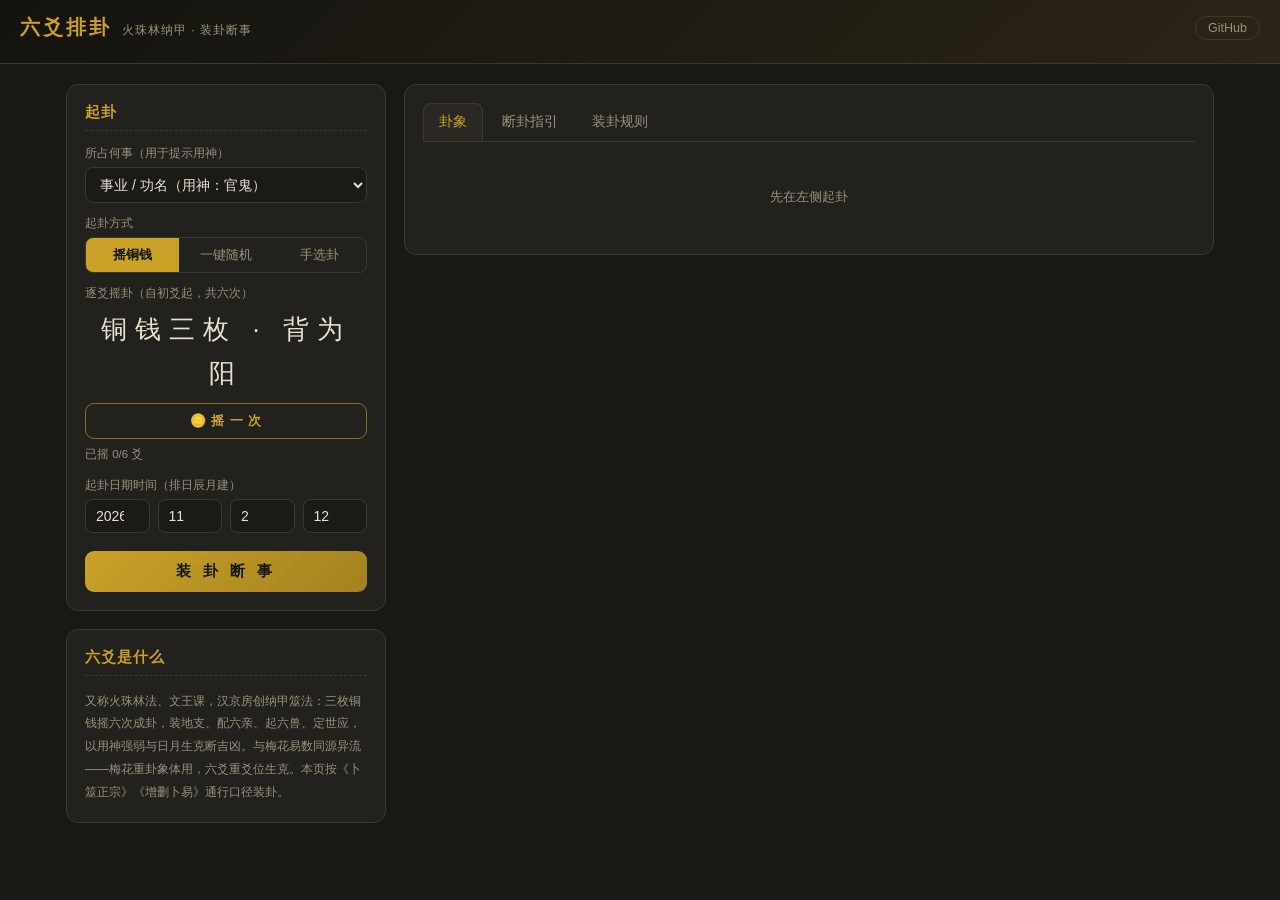
<file: liuyao.html>
<!DOCTYPE html>
<html lang="zh-CN">
<head>
<meta charset="UTF-8">
<meta name="viewport" content="width=device-width, initial-scale=1.0">
<title>六爻排卦 · 纳甲装卦</title>
<link rel="icon" href="data:image/svg+xml,<svg xmlns='http://www.w3.org/2000/svg' viewBox='0 0 100 100'><text y='.9em' font-size='90'>卜</text></svg>">
<link rel="stylesheet" href="common.css">
<script src="lunar.js"></script>
<script src="tieban-tiaowen.js"></script>
<script src="liuyao-core.js"></script>
<script src="nav.js"></script>
<style>
.ly-grid{display:flex;gap:16px;flex-wrap:wrap}
.ly-col{flex:1;min-width:260px}
.ly-row{display:grid;grid-template-columns:52px 1fr 40px 88px;gap:6px;align-items:center;padding:9px 4px;border-bottom:1px dashed var(--line);font-size:14px}
.ly-row .shou{color:var(--blue);font-size:12.5px}
.ly-row .yao{font-weight:600;letter-spacing:1px}
.ly-row .mark{font-size:11px;color:var(--muted)}
.ly-row .mark .kong{color:var(--red)}
.ly-row .mark .jian{color:var(--accent)}
.ly-row .bian{color:#d8b96a;font-size:12.5px}
.ly-row .shiying{font-size:12px;color:var(--accent);font-weight:600}
.gua-title{font-size:16px;color:var(--accent);font-weight:600;margin-bottom:8px;letter-spacing:2px}
.gua-title small{color:var(--muted);font-weight:400;letter-spacing:0}
.coin{font-size:26px;text-align:center;letter-spacing:8px;min-height:44px;line-height:44px}
.toss-row{display:flex;gap:6px;align-items:center;margin:4px 0;font-size:13px}
.toss-row .c{width:30px;height:30px;border-radius:50%;background:#3a352c;border:1px solid var(--line);display:flex;align-items:center;justify-content:center;font-size:12px}
.toss-row .c.yang{background:var(--accent);color:#191815;font-weight:700}
</style>
</head>
<body>
<header>
  <div class="hrow">
    <h1>六爻排卦<small>火珠林纳甲 · 装卦断事</small></h1>
    <a class="gh" href="https://github.com/exiadynames2026/xuanxue" target="_blank">GitHub</a>
  </div>
  <nav></nav>
</header>

<div class="wrap">
  <div>
    <div class="card" style="margin-bottom:18px">
      <h2>起卦</h2>
      <div class="err" id="errBox"></div>
      <div class="field">
        <label>所占何事（用于提示用神）</label>
        <select id="inMatter">
          <option value="事业">事业 / 功名（用神：官鬼）</option>
          <option value="求财">求财 / 生意（用神：妻财）</option>
          <option value="婚姻男">婚姻（男测女：妻财）</option>
          <option value="婚姻女">婚姻（女测男：官鬼）</option>
          <option value="考试">考试 / 文书 / 合同（用神：父母）</option>
          <option value="疾病">疾病 / 身体（用神：官鬼为病）</option>
          <option value="子女">子女 / 晚辈（用神：子孙）</option>
          <option value="兄弟">兄弟 / 朋友（用神：兄弟）</option>
          <option value="官司">官司 / 口舌（用神：官鬼）</option>
          <option value="出行">出行 / 寻人（用神：父母为行李）</option>
        </select>
      </div>
      <div class="field">
        <label>起卦方式</label>
        <div class="seg" id="segMode">
          <button data-v="toss" class="on">摇铜钱</button>
          <button data-v="auto">一键随机</button>
          <button data-v="manual">手选卦</button>
        </div>
      </div>
      <div id="tossPanel">
        <div class="field"><label>逐爻摇卦（自初爻起，共六次）</label>
          <div class="coin" id="coinShow">铜钱三枚 · 背为阳</div>
          <button class="btn ghost" id="btnToss" style="margin-top:8px">🪙 摇 一 次</button>
          <div class="hint" id="tossHint">已摇 0/6 爻</div>
          <div id="tossList"></div>
        </div>
      </div>
      <div id="manualPanel" style="display:none">
        <div class="field"><label>上卦（外卦）</label><select id="selUpper"></select></div>
        <div class="field"><label>下卦（内卦）</label><select id="selLower"></select></div>
        <div class="field"><label>动爻（可多选，无则静卦）</label>
          <div id="dongWrap" style="display:flex;gap:6px;flex-wrap:wrap">
            <label class="check" style="margin:0"><input type="checkbox" value="1">初</label>
            <label class="check" style="margin:0"><input type="checkbox" value="2">二</label>
            <label class="check" style="margin:0"><input type="checkbox" value="3">三</label>
            <label class="check" style="margin:0"><input type="checkbox" value="4">四</label>
            <label class="check" style="margin:0"><input type="checkbox" value="5">五</label>
            <label class="check" style="margin:0"><input type="checkbox" value="6">上</label>
          </div>
        </div>
      </div>
      <div class="field"><label>起卦日期时间（排日辰月建）</label>
        <div class="row">
          <input type="number" id="inY" value="2026" min="1900" max="2100">
          <input type="number" id="inM" value="11" min="1" max="12">
          <input type="number" id="inD" value="2" min="1" max="31">
          <input type="number" id="inH" value="12" min="0" max="23">
        </div>
      </div>
      <button class="btn" id="btnGo">装 卦 断 事</button>
    </div>
    <div class="card">
      <h2>六爻是什么</h2>
      <div class="doc" style="font-size:12px;line-height:1.9;color:var(--muted)">
        又称火珠林法、文王课，汉京房创纳甲筮法：三枚铜钱摇六次成卦，装地支、配六亲、起六兽、定世应，以用神强弱与日月生克断吉凶。与梅花易数同源异流——梅花重卦象体用，六爻重爻位生克。本页按《卜筮正宗》《增删卜易》通行口径装卦。
      </div>
    </div>
  </div>

  <div class="card">
    <div class="tabs" id="tabs">
      <button data-p="pa" class="on">卦象</button>
      <button data-p="pb">断卦指引</button>
      <button data-p="pc">装卦规则</button>
    </div>
    <div class="pane on" id="pa"><div class="empty">先在左侧起卦</div></div>
    <div class="pane" id="pb"></div>
    <div class="pane" id="pc"></div>
  </div>
</div>
<footer></footer>
<script>
"use strict";
XXNav.render("六爻排卦"); XXNav.footer();
const $ = s => document.querySelector(s);
const GAN=["甲","乙","丙","丁","戊","己","庚","辛","壬","癸"], ZHI=["子","丑","寅","卯","辰","巳","午","未","申","酉","戌","亥"];
const SHICHEN_NAME=["子时","丑时","寅时","卯时","辰时","巳时","午时","未时","申时","酉时","戌时","亥时"];
const WX_COLOR={"金":"#c9a227","木":"#4e8b5a","水":"#5b84a8","火":"#b5533c","土":"#9a7b32"};
const WX_SHENG={"木":"水","火":"木","土":"火","金":"土","水":"金"};
const WX_KE={"木":"土","土":"水","水":"火","火":"金","金":"木"};
let mode="toss", tosses=[], names8={1:"乾",2:"兑",3:"离",4:"震",5:"巽",6:"坎",7:"艮",8:"坤"};

// 方式切换
$("#segMode").querySelectorAll("button").forEach(b=>b.addEventListener("click",()=>{
  $("#segMode").querySelectorAll("button").forEach(x=>x.classList.remove("on")); b.classList.add("on");
  mode=b.dataset.v;
  $("#tossPanel").style.display=mode==="toss"?"":"none";
  $("#manualPanel").style.display=mode==="manual"?"":"none";
}));
(function(){
  const su=$("#selUpper"), sl=$("#selLower");
  [su,sl].forEach(sel=>{ for(const n of [1,2,3,4,5,6,7,8]){ const o=document.createElement("option"); o.value=n; o.textContent=names8[n]+"（"+({1:"☰",2:"☱",3:"☲",4:"☳",5:"☴",6:"☵",7:"☶",8:"☷"})[n]+"）"; sel.appendChild(o);} });
  su.value=1; sl.value=1;
})();
function showError(m){const e=$("#errBox");e.textContent=m;e.style.display="block";setTimeout(()=>e.style.display="none",5000);}

// 摇卦
$("#btnToss").addEventListener("click",()=>{
  if(tosses.length>=6) return;
  const backs=[0,0,0].map(()=>Math.random()<0.5?1:0).reduce((a,b)=>a+b,0);
  const y=LiuYao.coinToYao(backs);
  tosses.push(y);
  $("#coinShow").innerHTML = [0,1,2].map(i=>`<span class="pill ${i<backs?"gold":""}">${i<backs?"背":"字"}</span>`).join(" ");
  const label={6:"老阴 ✕",7:"少阳 ━",8:"少阴 ━ ━",9:"老阳 ○"}[y];
  $("#tossList").insertAdjacentHTML("beforeend",`<div class="toss-row"><span>第${tosses.length}爻</span><span class="c ${y===7||y===9?"yang":""}">${label}</span></div>`);
  $("#tossHint").textContent=`已摇 ${tosses.length}/6 爻`+(tosses.length>=6?"，可装卦":"");
});

function currentGua(){
  let r;
  if(mode==="toss"){
    if(tosses.length!==6){ showError("请先摇满六爻"); return null; }
    r=LiuYao.fromTosses(tosses);
  } else if(mode==="auto"){
    const t=[0,0,0,0,0,0].map(()=>6+Math.floor(Math.random()*4));
    r=LiuYao.fromTosses(t);
  } else {
    const up=+$("#selUpper").value, low=+$("#selLower").value;
    const lines=[...TRIGRAM[low].lines,...TRIGRAM[up].lines];
    const dong=[...$("#dongWrap").querySelectorAll("input:checked")].map(i=>+i.value);
    const bianLines=lines.map((v,i)=>dong.includes(i+1)?1-v:v);
    const b=LiuYao.trigramsOf(lines), m=LiuYao.trigramsOf(bianLines);
    r={lines,moving:dong.map(x=>x-1),
       ben:{upper:up,lower:low,name:HEXA[up][low]},
       bian:{upper:m.upper,lower:m.lower,name:(dong.length?HEXA[m.upper][m.lower]:null),lines:bianLines}};
  }
  return r;
}

$("#btnGo").addEventListener("click",()=>{
  const g=currentGua(); if(!g) return;
  const solar=Solar.fromYmdHms(+$("#inY").value,+$("#inM").value,+$("#inD").value,+$("#inH").value,0,0);
  const lunar=solar.getLunar();
  const dayGz=lunar.getDayInGanZhi(), monthZhi=lunar.getMonthZhiExact();
  let result;
  try{ result=LiuYao.zhuangGua(g.ben.name, g.bian.name, dayGz, monthZhi); }
  catch(e){ showError(e.message); return; }
  renderPa(g,result,lunar,dayGz,monthZhi,solar);
  renderPb(result,$("#inMatter").value);
  $("#tabs").querySelectorAll("button")[0].click();
});

function yaoBar(v){ return `<div style="height:9px;border-radius:2px;background:linear-gradient(180deg,#e8d9a8,#c9a227);${v? "":"clip-path:polygon(0 0,42% 0,42% 100%,0 100%,58% 100%,58% 0,100% 0,100% 100%,42% 100%)"}"></div>`; }

function renderPa(g,res,lunar,dayGz,monthZhi,solar){
  const rowsDesc=[...res.rows].reverse(); // 上爻在上显示
  const html=`
    <div class="notice gold">占：<b>${$("#inMatter").selectedOptions[0].text}</b> · ${solar.toYmd()} ${SHICHEN_NAME[Math.floor(((+$("#inH").value+1)%24)/2)]} · 日辰 <b>${dayGz}</b> · 月建 <b>${monthZhi}</b> · 旬空 <b>${res.kong.join("")}</b></div>
    <div class="ly-grid">
      <div class="ly-col"><div class="gua-title">本卦 · ${g.ben.name}<small>（${res.palace.name}宫${res.palace.wx} · ${res.info.tag}）</small> ${res.liuHe?"<span class="pill green">六合卦</span>":""} ${res.liuChong?"<span class="pill red">六冲卦</span>":""}</div>
        ${rowsDesc.map(r=>`<div class="ly-row">
          <span class="shou">${r.shou}</span>
          <span class="yao"><span style="color:${WX_COLOR[r.wx]}">${r.liuQin} ${r.ganZhi}</span><span style="display:block;margin-top:4px">${yaoBar(TRIGRAM_lineAt(g,r.pos))}</span></span>
          <span class="shiying">${r.shi?"世":r.ying?"应":""}</span>
          <span class="mark">${r.kong?'<span class="kong">旬空</span> ':''}${r.yuePo?'<span class="kong">月破</span> ':''}${r.monthJian?'<span class="jian">月建</span> ':''}${r.dayChen?'<span class="jian">日辰</span>':''}${r.riChong?'<span style="color:var(--blue)">日冲（静则暗动/日破）</span>':''}${r.moving?`<span style="color:var(--red)"> ${r.moving}</span>`:""}</span>
        </div>`).join("")}
      </div>
      <div class="ly-col"><div class="gua-title">变卦 · ${g.bian.name||"（静卦）"}</div>
        ${rowsDesc.map(r=>`<div class="ly-row" style="grid-template-columns:52px 1fr">
          <span class="shou">${r.shou}</span>
          <span class="yao">${r.bianGanZhi?`<span style="color:#d8b96a">${r.bianGanZhi}</span>`:`<span style="color:var(--muted)">— 不动 —</span>`}</span>
        </div>`).join("")}
        <div class="hint" style="margin-top:8px">变卦纳甲随变卦本位取，六亲仍以本卦宫论。</div>
      </div>
    </div>`;
  $("#pa").innerHTML=html;
}
// 取第 pos 爻（1-6）的阴阳，用于画爻条
function TRIGRAM_lineAt(g,pos){ return g.lines[pos-1]; }

function renderPb(res,matter){
  const useMap={"事业":"官鬼","求财":"妻财","婚姻男":"妻财","婚姻女":"官鬼","考试":"父母","疾病":"官鬼","子女":"子孙","兄弟":"兄弟","官司":"官鬼","出行":"父母"};
  const use=useMap[matter]||"官鬼";
  const useRows=res.rows.filter(r=>r.liuQin===use);
  const has=useRows.length>0;
  const yongInfo=has?useRows.map(r=>`${r.liuQin}${r.ganZhi}（第${r.pos}爻${r.shi?"·持世":""}${r.kong?"·旬空":""}${r.monthJian?"·临月建":""}${r.dayChen?"·临日辰":""}）`).join("；"):`卦中<b style="color:var(--red)">不现</b>（查伏神，于本宫首卦中寻）`;
  const yuanWX=WX_SHENG[ {  "父母":"父母","兄弟":"兄弟","子孙":"子孙","妻财":"妻财","官鬼":"官鬼" }[use] ] ;
  // 用神/原神/忌神/仇神 五行关系
  const useWx=res.rows.find(r=>r.liuQin===use)?.wx;
  let relation="";
  if(useWx){
    const count=w=>res.rows.filter(r=>r.wx===w).length;
    const shengUse=WX_SHENG[useWx], useSheng=WX_SHENG[useWx]&&Object.keys(WX_SHENG).find(k=>WX_SHENG[k]===useWx), keUse=Object.keys(WX_KE).find(k=>WX_KE[k]===useWx), useKe=WX_KE[useWx];
    relation=`原神（生用神）：${shengUse}${count(shengUse)}个 · 忌神（克用神）：${keUse}${count(keUse)}个 · 仇神（生忌克原）：${keUse&&WX_SHENG[keUse]?WX_SHENG[keUse]+"":""} · 用神生克：用神克${useKe}${count(useKe)}个`;
  }
  $("#pb").innerHTML=`
    <div class="notice gold">用神取法：所测之事对应六亲为用神。本卦用神：<b>${yongInfo}</b></div>
    <div class="doc">
      <h3>一、看用神旺衰</h3>
      ${relation||"（用神不现，先寻伏神再论生克）"}<br>
      ① 月建生日辰比用神 → 旺；月破（月建冲）日绝 → 衰；② 临旬空：旬内空亡，出旬或冲空之日应事；③ 动爻生用为吉，动爻克用为凶，忌神动而原神动可通关（忌神→原神→用神）。
      <h3>二、看世应</h3>
      世为自己，应为他人/对方。世爻宜旺不宜空，应爻冲克世爻主对方不利我；世应相生主和合。持世之六亲与所测事相关则事易成（如妻财持世测财）。
      <h3>三、看卦变</h3>
      老阳老阴为动爻，动而变出之爻为本爻将来之势：化进神（如寅化卯）事渐兴，化退神事渐退，化回头克（变爻克本爻）为凶，化回头生为吉。
      <h3>四、应期口诀</h3>
      旺相之爻逢冲应，休囚之爻逢值应；静爻逢值逢冲应，动爻逢值逢合应；旬空出旬应，月破出月应。
      <h3 class="mut" style="color:var(--muted)">五、提醒</h3>
      <span class="mut">以上为《增删卜易》通行框架的速查指引，实战断卦远较此复杂（伏神飞神、三合局、反吟伏吟、独发独静等），本页供学习入门。</span>
    </div>`;
}

// 装卦规则文档
$("#pc").innerHTML=`<div class="doc">
  <h3>一、八宫与世应</h3>
  京房分六十四卦为八宫（乾坎艮震巽离坤兑），每宫八字：本宫、一世至五世、游魂、归魂。一世变初爻、二世再变二爻……游魂四爻复归，归魂内卦复本。世应：本宫世六应三，n世世n应n+3，游魂世四应一，归魂世三应六。
  <h3>二、纳甲歌</h3>
  乾金甲子外壬午，坎水戊寅外戊申，艮土丙辰外丙戌，震木庚子外庚午；<br>巽木辛丑外辛未，离火己卯外己酉，坤土乙未外癸丑，兑金丁巳外丁亥。<br>
  <span class="mut">内卦三爻自所纳地支起隔位顺行（子寅辰/午申戌），外卦同理。</span>
  <h3>三、六亲</h3>
  以本卦宫五行为我：同我兄弟、生我父母、我生子孙、克我官鬼、我克妻财。
  <h3>四、六兽起法</h3>
  甲乙日起青龙，丙丁起朱雀，戊起勾陈，己起腾蛇，庚辛起白虎，壬癸起玄武，自初爻顺行。
  <h3>五、摇钱法</h3>
  三枚铜钱掷六次：一背为单（少阳）━，二背为拆（少阴）━ ━，三背为重（老阳）○动，无背为交（老阴）✕动。
  <h3>六、旬空</h3>
  以日辰所在旬查空亡二支，临之爻为旬空。空逢冲则实，静空逢冲则起。
</div>`;
</script>
</body>
</html>
</file>
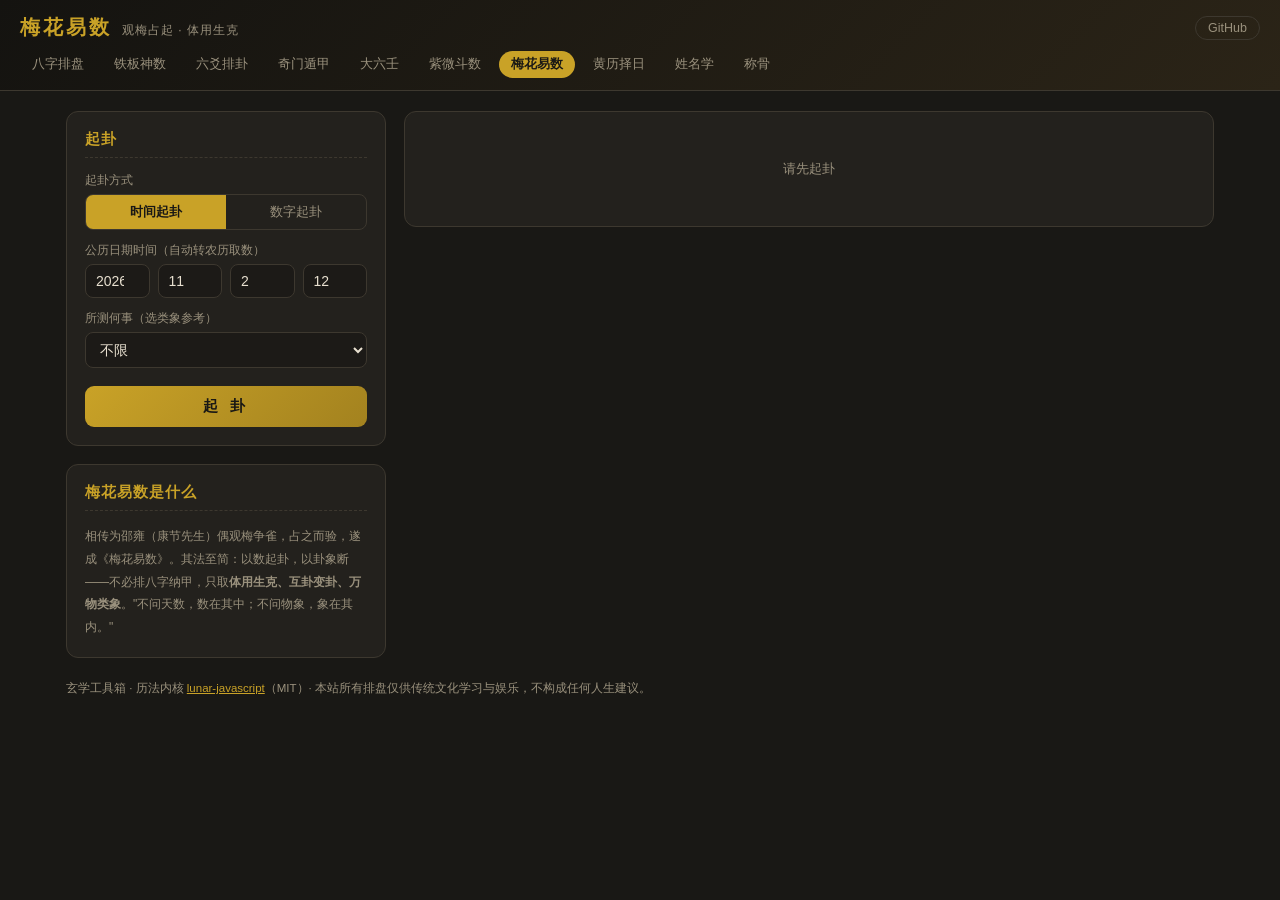
<file: meihua.html>
<!DOCTYPE html>
<html lang="zh-CN">
<head>
<meta charset="UTF-8">
<meta name="viewport" content="width=device-width, initial-scale=1.0">
<title>梅花易数 · 起卦断</title>
<link rel="icon" href="data:image/svg+xml,<svg xmlns='http://www.w3.org/2000/svg' viewBox='0 0 100 100'><text y='.9em' font-size='90'>梅</text></svg>">
<link rel="stylesheet" href="common.css">
<script src="lunar.js"></script>
<script src="tieban-tiaowen.js"></script>
<script src="meihua-core.js"></script>
<script src="nav.js"></script>
<style>
.gua-line{display:flex;gap:12px;flex-wrap:wrap;margin-bottom:14px}
.gl-card{flex:1;min-width:170px;background:var(--card2);border:1px solid var(--line);border-radius:10px;padding:12px;text-align:center}
.gl-card.main{border-color:var(--accent2)}
.gl-card .k{font-size:11px;color:var(--muted);letter-spacing:2px}
.gl-card .n{font-size:17px;color:var(--accent);font-weight:600;margin:4px 0}
.gl-card .s{font-size:11.5px;color:var(--muted);line-height:1.7}
.lx{background:var(--card2);border:1px solid var(--line);border-radius:8px;padding:8px 12px;font-size:12px;line-height:1.9;margin-bottom:8px}
.lx b{color:var(--accent)}
</style>
</head>
<body>
<header>
  <div class="hrow">
    <h1>梅花易数<small>观梅占起 · 体用生克</small></h1>
    <a class="gh" href="https://github.com/exiadynames2026/xuanxue" target="_blank">GitHub</a>
  </div>
  <nav></nav>
</header>
<div class="wrap">
  <div>
    <div class="card" style="margin-bottom:18px">
      <h2>起卦</h2>
      <div class="err" id="errBox"></div>
      <div class="field"><label>起卦方式</label>
        <div class="seg" id="segMode"><button data-v="time" class="on">时间起卦</button><button data-v="num">数字起卦</button></div>
      </div>
      <div id="timePanel">
        <div class="field"><label>公历日期时间（自动转农历取数）</label>
          <div class="row">
            <input type="number" id="inY" value="2026" min="1900" max="2100">
            <input type="number" id="inM" value="11" min="1" max="12">
            <input type="number" id="inD" value="2" min="1" max="31">
            <input type="number" id="inH" value="12" min="0" max="23">
          </div>
        </div>
      </div>
      <div id="numPanel" style="display:none">
        <div class="field"><label>数一（上卦）</label><input type="number" id="inN1" value="7" min="1"></div>
        <div class="field"><label>数二（下卦）</label><input type="number" id="inN2" value="8" min="1"></div>
        <div class="field"><label>起卦时辰（取动爻用）</label>
          <select id="inHZ"></select>
        </div>
      </div>
      <div class="field"><label>所测何事（选类象参考）</label>
        <select id="inMatter">
          <option value="">不限</option><option value="ren">测人（看人物类象）</option>
          <option value="shi">测天时（看天时类象）</option><option value="wu">测物（看器物类象）</option>
          <option value="bing">测病（看身体部位）</option>
        </select>
      </div>
      <button class="btn" id="btnGo">起 卦</button>
    </div>
    <div class="card">
      <h2>梅花易数是什么</h2>
      <div class="doc" style="font-size:12px;line-height:1.9;color:var(--muted)">
        相传为邵雍（康节先生）偶观梅争雀，占之而验，遂成《梅花易数》。其法至简：以数起卦，以卦象断——不必排八字纳甲，只取<b>体用生克、互卦变卦、万物类象</b>。"不问天数，数在其中；不问物象，象在其内。"
      </div>
    </div>
  </div>
  <div class="card">
    <div id="result"><div class="empty">请先起卦</div></div>
  </div>
</div>
<footer></footer>
<script>
"use strict";
XXNav.render("梅花易数"); XXNav.footer();
const $=s=>document.querySelector(s);
const SHICHEN=["子","丑","寅","卯","辰","巳","午","未","申","酉","戌","亥"];
let mode="time";
$("#segMode").querySelectorAll("button").forEach(b=>b.addEventListener("click",()=>{
  $("#segMode").querySelectorAll("button").forEach(x=>x.classList.remove("on")); b.classList.add("on");
  mode=b.dataset.v;
  $("#timePanel").style.display=mode==="time"?"":"none";
  $("#numPanel").style.display=mode==="num"?"":"none";
}));
(function(){ const s=$("#inHZ"); SHICHEN.forEach((z,i)=>{const o=document.createElement("option");o.value=i;s.appendChild(o);}); s.value=12; })();

$("#btnGo").addEventListener("click",()=>{
  try{
    let g, lunarInfo="";
    if(mode==="time"){
      const solar=Solar.fromYmdHms(+$("#inY").value,+$("#inM").value,+$("#inD").value,+$("#inH").value,0,0);
      const lunar=solar.getLunar();
      const hz=SHICHEN[Math.floor(((+$("#inH").value+1)%24)/2)];
      g=MeiHua.shiJianQiGua(lunar.getYearZhi(), Math.abs(lunar.getMonth()), lunar.getDay(), hz);
      lunarInfo=`${lunar.getYearZhi()}年 农历${Math.abs(lunar.getMonth())}月${lunar.getDay()}日 ${hz}时`;
    } else {
      const n1=+$("#inN1").value, n2=+$("#inN2").value;
      if(!n1||!n2) throw new Error("请输入两个正数");
      const hz=SHICHEN[+$("#inHZ").value];
      g=MeiHua.shuZiQiGua(n1,n2,hz);
      lunarInfo=`数一 ${n1} · 数二 ${n2} · ${hz}时`;
    }
    render(g, lunarInfo);
  }catch(e){ const b=$("#errBox"); b.textContent=e.message; b.style.display="block"; setTimeout(()=>b.style.display="none",5000); }
});

function render(g, info){
  const bodyNum = g.yong==="上" ? g.low : g.up;
  const useNum = g.yong==="上" ? g.up : g.low;
  const body=MeiHua.LEIXIANG[bodyNum], use=MeiHua.LEIXIANG[useNum];
  const duan=MeiHua.tiYongDuan(body.wx, use.wx);
  const jiCls = duan.ji>=2?"green":duan.ji===1?"blue":duan.ji<=-1?"red":"gold";
  const matter=$("#inMatter").value;
  const lxShow = key => `<div class="lx"><b>体（${body.name}${body.wx}）</b>：${body[key]}　<b>用（${use.name}${use.wx}）</b>：${use[key]}</div>`;
  $("#result").innerHTML=`
    <div class="notice gold">起卦：<b>${info}</b> · 得 <b>${g.name}</b>（通行第${g.xu}卦），第${g.dong}爻动</div>
    <div class="gua-line">
      <div class="gl-card main"><div class="k">本卦</div><div class="n">${g.name}</div><div class="s">${g.dong}爻动</div></div>
      <div class="gl-card"><div class="k">互卦（过程）</div><div class="n">${g.hu}</div><div class="s">事之中间与关联</div></div>
      <div class="gl-card"><div class="k">变卦（结果）</div><div class="n">${g.bian}</div><div class="s">事之最终趋向</div></div>
    </div>
    <div class="notice ${jiCls}">体用：<b>体卦 ${body.name}（${body.wx}）· 用卦 ${use.name}（${use.wx}）——${duan.txt}</b></div>
    <h2 style="font-size:14px;color:var(--accent);margin:14px 0 8px">万物类象对照</h2>
    ${matter==="ren"?lxShow("ren"):""}${matter==="shi"?lxShow("shi"):""}${matter==="wu"?lxShow("wu"):""}${matter==="bing"?lxShow("shen"):""}
    ${matter?"":`<div class="lx"><b>体卦</b>：象${body.xiang} · 人${body.ren} · 身${body.shen} · 物${body.wu} · 时${body.shi}<br><b>用卦</b>：象${use.xiang} · 人${use.ren} · 身${use.shen} · 物${use.wu} · 时${use.shi}</div>`}
    <div class="hint">断卦次第：先观体用生克定吉凶大势，再以互卦看中间过程、变卦看结局，末以万物类象落实具体人与物。动爻所在之卦为用（事），静卦为体（我）。</div>`;
}
</script>
</body>
</html>
</file>
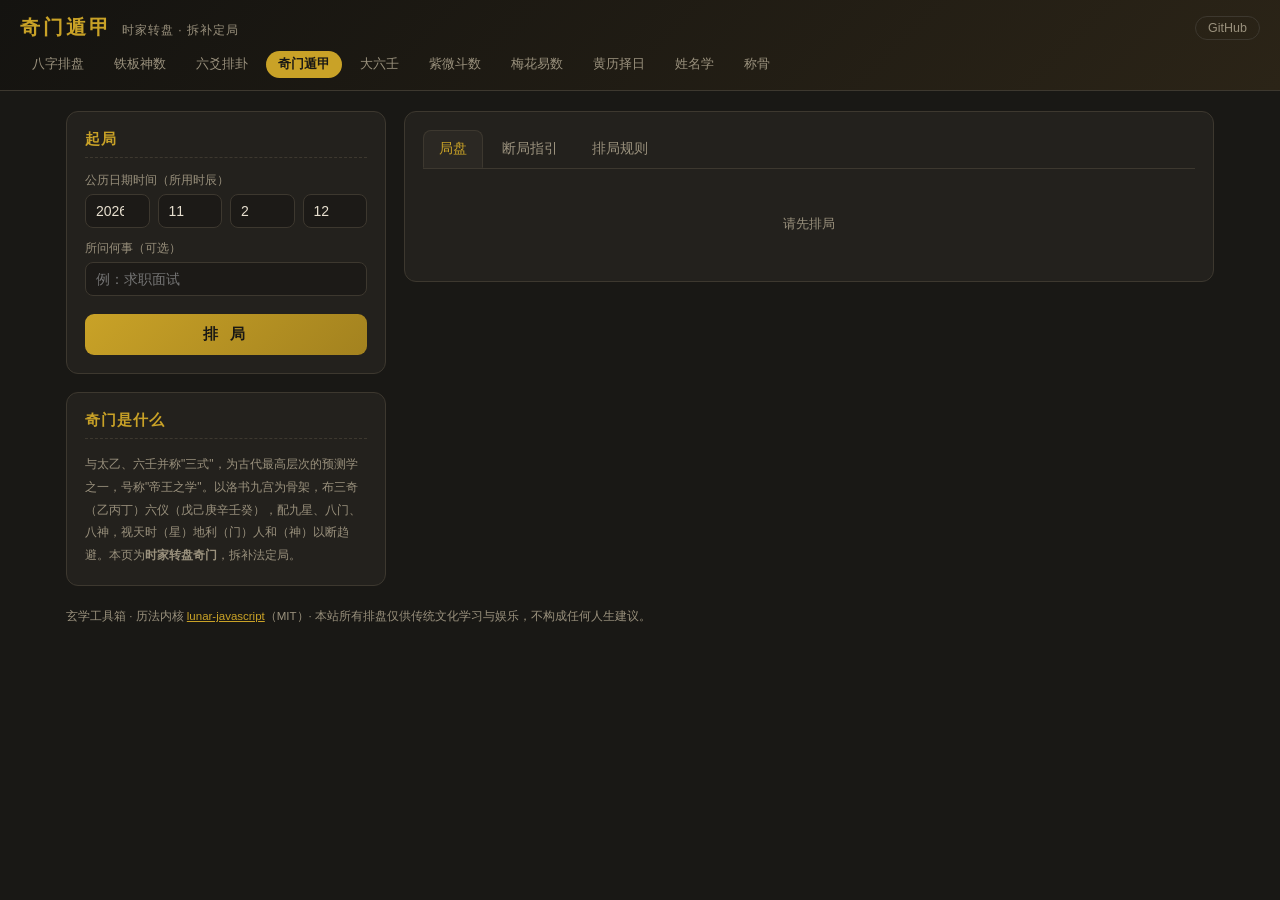
<file: qimen.html>
<!DOCTYPE html>
<html lang="zh-CN">
<head>
<meta charset="UTF-8">
<meta name="viewport" content="width=device-width, initial-scale=1.0">
<title>奇门遁甲 · 时家转盘</title>
<link rel="icon" href="data:image/svg+xml,<svg xmlns='http://www.w3.org/2000/svg' viewBox='0 0 100 100'><text y='.9em' font-size='90'>奇</text></svg>">
<link rel="stylesheet" href="common.css">
<script src="lunar.js"></script>
<script src="qimen-core.js"></script>
<script src="nav.js"></script>
<style>
.grid9{display:grid;grid-template-columns:repeat(3,1fr);gap:8px;max-width:640px}
.g9{background:var(--card2);border:1px solid var(--line);border-radius:10px;padding:10px;min-height:150px;position:relative;font-size:12.5px}
.g9 .gname{position:absolute;top:8px;right:10px;color:var(--muted);font-size:11px}
.g9 .god{color:var(--accent);font-size:12px;font-weight:600}
.g9 .star{margin-top:4px}
.g9 .star b{color:#e8d9a8}
.g9 .men{margin-top:2px}
.g9 .men b{color:var(--blue)}
.g9 .dipan{margin-top:6px;color:var(--muted)}
.g9 .yi-t{font-size:17px;font-weight:600;letter-spacing:2px}
.g9 .qi{color:var(--red)}
.g9 .tagline{position:absolute;bottom:6px;left:10px;font-size:10.5px;color:var(--muted)}
.g9.center{background:#26231e;display:flex;align-items:center;justify-content:center;text-align:center;color:var(--muted);font-size:11.5px;line-height:1.8}
.meta{display:flex;gap:10px;flex-wrap:wrap;margin-bottom:14px}
.meta .n{background:var(--card2);border:1px solid var(--line);border-radius:8px;padding:8px 13px;text-align:center}
.meta .n b{display:block;font-size:16px;color:var(--accent)}
.meta .n span{font-size:11px;color:var(--muted)}
</style>
</head>
<body>
<header>
  <div class="hrow">
    <h1>奇门遁甲<small>时家转盘 · 拆补定局</small></h1>
    <a class="gh" href="https://github.com/exiadynames2026/xuanxue" target="_blank">GitHub</a>
  </div>
  <nav></nav>
</header>
<div class="wrap">
  <div>
    <div class="card" style="margin-bottom:18px">
      <h2>起局</h2>
      <div class="err" id="errBox"></div>
      <div class="field"><label>公历日期时间（所用时辰）</label>
        <div class="row">
          <input type="number" id="inY" value="2026" min="1900" max="2100">
          <input type="number" id="inM" value="11" min="1" max="12">
          <input type="number" id="inD" value="2" min="1" max="31">
          <input type="number" id="inH" value="12" min="0" max="23">
        </div>
      </div>
      <div class="field"><label>所问何事（可选）</label><input type="text" id="inAsk" placeholder="例：求职面试" maxlength="30"></div>
      <button class="btn" id="btnGo">排 局</button>
    </div>
    <div class="card">
      <h2>奇门是什么</h2>
      <div class="doc" style="font-size:12px;line-height:1.9;color:var(--muted)">
        与太乙、六壬并称"三式"，为古代最高层次的预测学之一，号称"帝王之学"。以洛书九宫为骨架，布三奇（乙丙丁）六仪（戊己庚辛壬癸），配九星、八门、八神，视天时（星）地利（门）人和（神）以断趋避。本页为<b>时家转盘奇门</b>，拆补法定局。
      </div>
    </div>
  </div>
  <div class="card">
    <div class="tabs" id="tabs">
      <button data-p="pa" class="on">局盘</button>
      <button data-p="pb">断局指引</button>
      <button data-p="pc">排局规则</button>
    </div>
    <div class="pane on" id="pa"><div class="empty">请先排局</div></div>
    <div class="pane" id="pb"></div>
    <div class="pane" id="pc"></div>
  </div>
</div>
<footer></footer>
<script>
"use strict";
XXNav.render("奇门遁甲"); XXNav.footer();
const $=s=>document.querySelector(s);
let R=null;
$("#btnGo").addEventListener("click",()=>{
  try{
    R=QiMen.paipan(Solar.fromYmdHms(+$("#inY").value,+$("#inM").value,+$("#inD").value,+$("#inH").value,0,0));
    renderPa(); renderPb();
    $("#tabs").querySelectorAll("button")[0].click();
  }catch(e){ const b=$("#errBox"); b.textContent=e.message; b.style.display="block"; setTimeout(()=>b.style.display="none",5000); }
});
function renderPa(){
  const r=R;
  window.__GJ=QiMen.geju(r);
  // 九宫所含地支：坎1[子] 艮8[丑寅] 震3[卯] 巽4[辰巳] 离9[午] 坤2[未申] 兑7[酉] 乾6[戌亥]
  const PALACE_ZHI={1:["子"],8:["丑","寅"],3:["卯"],4:["辰","巳"],9:["午"],2:["未","申"],7:["酉"],6:["戌","亥"]};
  const cell=g=>{
    if(g===5) return `<div class="g9 center">中五宫<br>天禽寄坤二<br><span style="color:var(--accent)">地盘 ${r.dipan[5]}</span></div>`;
    const qi = "乙丙丁".includes(r.tianYi[g]) ? "qi" : "";
    const yiT = r.tianYi[g] ? `<span class="yi-t ${qi}">${r.tianYi[g]}</span>` : "";
    const gj=window.__GJ||[];
    const gjTags=gj.filter(x=>x.gong===g).map(x=>'<span class="pill red">'+x.type+'</span>').join("");
    const marks=[ (g===r.shiGanGong?'<span class="pill gold">符</span>':""),
                  (g===r.shiGong?'<span class="pill blue">使</span>':""),
                  (r.kong.some(z=>PALACE_ZHI[g].includes(z))?'<span class="pill red">空</span>':""),
                  (PALACE_ZHI[g].includes(r.maXing)?'<span class="pill gold">马</span>':""), gjTags ].join("");
    return `<div class="g9">
      <span class="gname">${g}${r.PALACE_NAME[g]}</span>
      <div class="god">${r.tianShen[g]||"—"}</div>
      <div class="star"><b>${r.tianXing[g]||"—"}</b> ${yiT}</div>
      <div class="men"><b>${r.tianMen[g]||"—"}</b></div>
      <div class="dipan">地盘 <b>${r.dipan[g]}</b></div>
      <div class="tagline">${marks}</div>
    </div>`;
  };
  $("#pa").innerHTML=`
    <div class="meta">
      <div class="n"><b>${r.dun>0?"阳遁":"阴遁"}${r.ju}局</b><span>${r.jieqi}·${["上元","中元","下元"][r.yuan]}·符头${r.futou}</span></div>
      <div class="n"><b>${r.dayGz}</b><span>日干支</span></div>
      <div class="n"><b>${r.timeGz}</b><span>时干支</span></div>
      <div class="n"><b>${r.xunShou}</b><span>旬首·${r.xunYi}</span></div>
      <div class="n"><b>${r.zhiFuXing}</b><span>值符星</span></div>
      <div class="n"><b>${r.zhiShiMen}</b><span>值使门</span></div>
      <div class="n"><b>${r.kong.join("")}</b><span>旬空</span></div>
      <div class="n"><b>${r.maXing}</b><span>马星</span></div>
    </div>
    ${$("#inAsk").value?`<div class="notice">所问：${$("#inAsk").value}</div>`:""}
    <div class="notice gold" style="margin-bottom:12px"><b>格局判定</b>：${window.__GJ && window.__GJ.length ? window.__GJ.map(x=>x.txt+"（"+x.type+"）").join("；") : "本局无击刑、入墓、门迫（清局）。"}</div>
    <div class="grid9">${cell(4)}${cell(9)}${cell(2)}${cell(3)}${cell(5)}${cell(7)}${cell(8)}${cell(1)}${cell(6)}</div>
    <div class="hint" style="margin-top:12px">每宫自上而下：八神 / 九星+天盘三奇六仪 / 八门 / 地盘仪。〇标红者为三奇（乙丙丁），"空"为时辰旬空落宫，"马"为驿马动宫。</div>`;
}
function renderPb(){
  const r=R;
  // 用神速查
  const ganGong=Object.keys(r.tianYi).find(g=>r.tianYi[g]===r.timeGz[0]);
  const riGanGong=Object.keys(r.dipan).find(g=>r.dipan[g]===r.dayGz[0]);
  $("#pb").innerHTML=`<div class="doc">
    <h3>一、本局要点</h3>
    时干 <b>${r.timeGz[0]}</b> 天盘落 <b>${ganGong?ganGong+"宫":"（旬首甲，看值符宫）"}</b>——时干为问事之人/当前状态；日干 <b>${r.dayGz[0]}</b> 地盘在 <b>${riGanGong}宫</b>——日干为求测人自身。
    <h3>二、用神速查</h3>
    求测人：日干 · 事件当前：时干 · 事业官职：值符/开门 · 财物：生门/戊（资本） · 婚姻感情：六合/乙庚 · 疾病：天芮星 · 行人走失：六合/驿马宫 · 文书：丁奇 · 暗昧不明：玄武宫。
    <h3>三、吉凶格局速断</h3>
    ① <b>门迫</b>：门克宫为迫，凶门迫更凶，吉门迫减吉（如惊门落震宫）；② <b>击刑</b>：六仪落刑宫（如戊落震、己落坤）主刑伤；③ <b>入墓</b>：三奇六仪落库宫（如乙落乾为墓）主暗昧难成；④ <b>空亡</b>：落宫信息落空，出空应事；⑤ <b>马星</b>：动象所在；⑥ 天显时格（甲己之日夜半甲子时）诸事大吉。
    <h3>四、八门含义</h3>
    休（贵人/公务/休养）生（财帛/生意/生机）伤（伤害/竞争/捕猎）杜（阻塞/隐藏/保密）景（文书/血光/虚华）死（凶灾/田宅/吊丧）惊（惊恐/口舌/官司）开（开张/远行/官贵）。
    <h3>五、九星含义</h3>
    蓬（贼盗/大胆）任（担当/倔强）冲（果决/冲突）辅（文教/仁德）英（才华/急躁）芮（疾病/学生）柱（口舌/破坏/守御）心（首领/心机/权谋）。
    <h3 class="mut" style="color:var(--muted)">六、说明</h3>
    <span class="mut">本页为转盘奇门拆补法。置闰法（茅山/超神接气）与飞盘法布盘结果不同；阳星阴神另有暗干、旬空入中等细节从略。仅供学习。</span>
  </div>`;
}
$("#pc").innerHTML=`<div class="doc">
  <h3>一、定局（拆补法）</h3>
  以日辰所在<b>节气</b>（二十四节气）定阴阳遁与三元局数表：冬至~芒种阳遁，夏至~大雪阴遁。每节气分上中下三元，由<b>符头</b>（距日最近的甲/己日）地支定元：子午卯酉上元，寅申巳亥中元，辰戌丑未下元。
  <h3>二、布地盘</h3>
  三奇六仪序列：戊己庚辛壬癸丁丙乙。阳遁：戊落局数宫，依九宫序顺飞；阴遁逆飞。
  <h3>三、定值符值使</h3>
  时辰所在旬首（甲子戊/甲戌己/甲申庚/甲午辛/甲辰壬/甲寅癸），旬首仪所落地盘宫：宫之九星为值符星，宫之八门为值使门。中五宫天禽寄坤二。
  <h3>四、转盘</h3>
  值符星随时干落宫（甲以旬首仪代），九星按环序 1坎→8艮→3震→4巽→9离→2坤→7兑→6乾 随转，各星携原地盘仪为天盘；值使门自旬首宫起按时辰数飞宫（阳顺阴逆），八门随转；八神自值符宫起，阳遁顺阴遁逆布：值符腾蛇太阴六合白虎玄武九地九天。
  <h3>五、辅助要素</h3>
  时辰旬空（甲子旬戌亥空等六旬），时支驿马（申子辰马在寅…）。
</div>`;
</script>
</body>
</html>
</file>
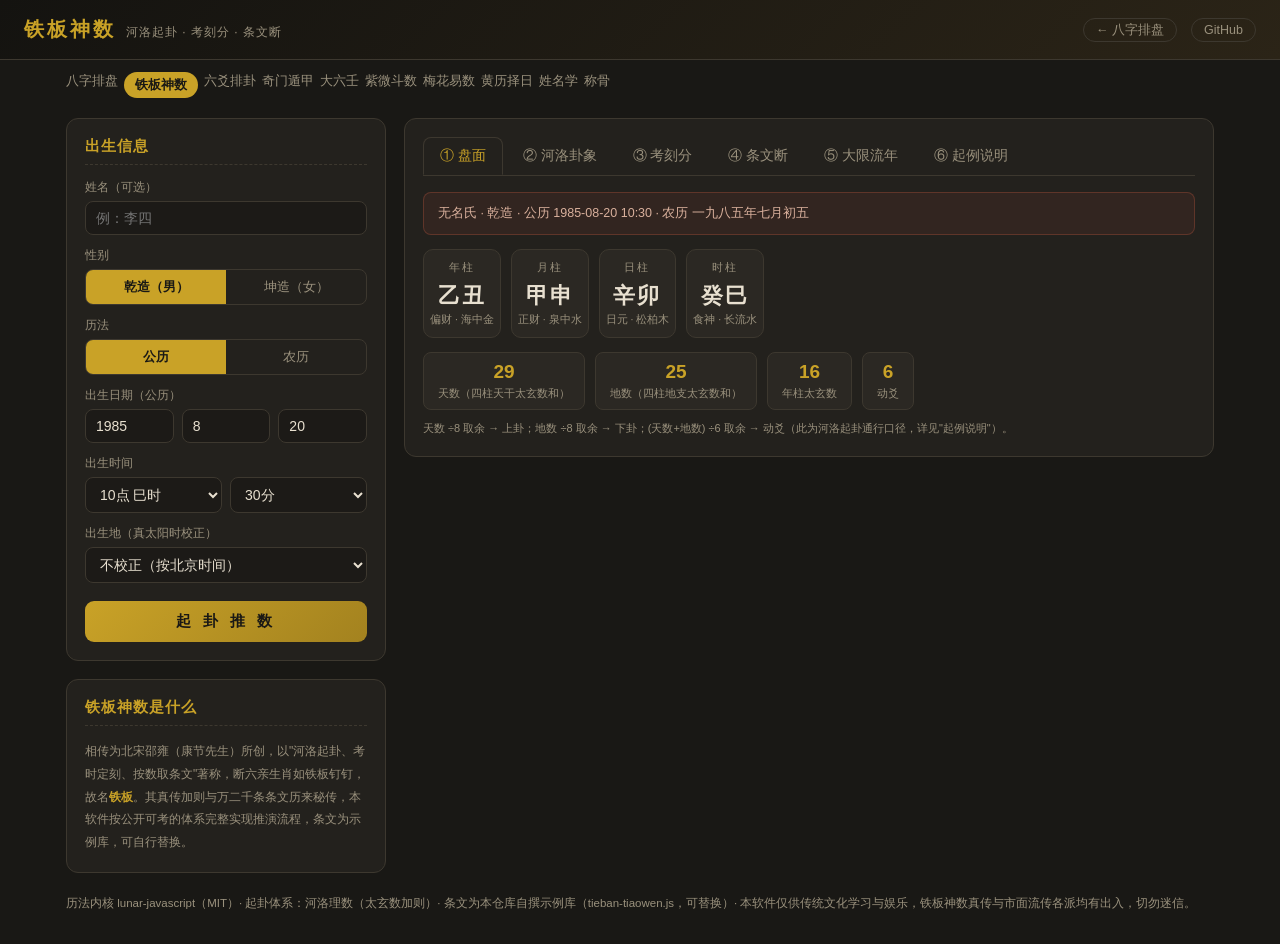
<file: tieban.html>
<!DOCTYPE html>
<html lang="zh-CN">
<head>
<meta charset="UTF-8">
<meta name="viewport" content="width=device-width, initial-scale=1.0">
<title>铁板神数 · 河洛考刻断</title>
<link rel="icon" href="data:image/svg+xml,<svg xmlns='http://www.w3.org/2000/svg' viewBox='0 0 100 100'><text y='.9em' font-size='90'>易经</text></svg>">
<script src="lunar.js"></script>
<script src="tieban-tiaowen.js"></script>
<script src="tieban-core.js"></script>
<style>
:root{
  --bg:#191815; --card:#23211d; --card2:#2b2823; --ink:#e8e0d0; --muted:#9a917d;
  --line:#3d382f; --accent:#c9a227; --accent2:#8a6d1d; --red:#b5533c; --ok:#4e8b5a;
}
*{box-sizing:border-box;margin:0;padding:0}
body{font-family:"Microsoft YaHei","PingFang SC","Noto Sans SC",sans-serif;background:var(--bg);color:var(--ink);min-height:100vh}
header{background:linear-gradient(135deg,#141310,#2b2417);border-bottom:1px solid var(--line);padding:16px 24px;display:flex;align-items:center;justify-content:space-between}
header h1{font-size:20px;letter-spacing:3px;color:var(--accent);font-weight:600}
header h1 small{font-size:12px;color:var(--muted);letter-spacing:1px;margin-left:10px;font-weight:400}
header .links a{color:var(--muted);font-size:12.5px;text-decoration:none;margin-left:14px;border:1px solid var(--line);padding:4px 12px;border-radius:14px}
header .links a:hover{color:var(--accent);border-color:var(--accent2)}
.wrap{max-width:1180px;margin:20px auto;padding:0 16px;display:grid;grid-template-columns:320px 1fr;gap:18px;align-items:start}
@media(max-width:900px){.wrap{grid-template-columns:1fr}}
.card{background:var(--card);border:1px solid var(--line);border-radius:12px;padding:18px}
.card h2{font-size:14.5px;color:var(--accent);margin-bottom:14px;letter-spacing:1px;border-bottom:1px dashed var(--line);padding-bottom:8px}
.field{margin-bottom:12px}
.field label{display:block;font-size:12px;color:var(--muted);margin-bottom:5px}
input[type=text],input[type=number],select{width:100%;padding:8px 10px;border:1px solid var(--line);border-radius:8px;background:#1c1a17;color:var(--ink);font-size:14px;font-family:inherit}
input:focus,select:focus{outline:2px solid #4d442c;border-color:var(--accent2)}
.row{display:flex;gap:8px}.row>*{flex:1}
.seg{display:flex;border:1px solid var(--line);border-radius:8px;overflow:hidden}
.seg button{flex:1;padding:8px 4px;border:none;background:transparent;font-size:13px;cursor:pointer;color:var(--muted);font-family:inherit}
.seg button.on{background:var(--accent);color:#191815;font-weight:600}
.check{display:flex;align-items:center;gap:7px;font-size:13px;cursor:pointer;margin-top:6px}
.check input{accent-color:var(--accent);width:15px;height:15px}
.btn{width:100%;padding:11px;border:none;border-radius:9px;background:linear-gradient(135deg,#c9a227,#a3821f);color:#191815;font-size:15px;letter-spacing:4px;cursor:pointer;font-family:inherit;font-weight:600;margin-top:6px}
.btn:hover{filter:brightness(1.1)}
.hint{font-size:11px;color:var(--muted);margin-top:6px;line-height:1.6}
/* tabs */
.tabs{display:flex;gap:4px;border-bottom:1px solid var(--line);margin-bottom:16px;flex-wrap:wrap}
.tabs button{padding:9px 16px;border:none;background:transparent;color:var(--muted);font-size:13.5px;cursor:pointer;border-radius:8px 8px 0 0;font-family:inherit}
.tabs button.on{color:var(--accent);background:var(--card);border:1px solid var(--line);border-bottom-color:var(--card)}
.pane{display:none}.pane.on{display:block}
/* 四柱简表 */
.pz{display:flex;gap:10px;flex-wrap:wrap;margin-bottom:14px}
.pz .col{min-width:72px;text-align:center;background:var(--card2);border:1px solid var(--line);border-radius:10px;padding:10px 6px}
.pz .col .k{font-size:11px;color:var(--muted);letter-spacing:2px}
.pz .col .gz{font-size:22px;font-weight:600;margin:6px 0 2px;letter-spacing:2px}
.pz .col .s{font-size:10.5px;color:var(--muted)}
.numrow{display:flex;gap:10px;flex-wrap:wrap;margin:10px 0}
.numrow .n{background:var(--card2);border:1px solid var(--line);border-radius:8px;padding:8px 14px;text-align:center}
.numrow .n b{display:block;font-size:19px;color:var(--accent)}
.numrow .n span{font-size:11px;color:var(--muted)}
/* 卦画 */
.gua-flex{display:flex;gap:14px;flex-wrap:wrap}
.gua-card{flex:1;min-width:150px;background:var(--card2);border:1px solid var(--line);border-radius:12px;padding:14px;text-align:center}
.gua-card.main{border-color:var(--accent2);box-shadow:0 0 14px rgba(201,162,39,.12)}
.gua-card .role{font-size:11px;color:var(--muted);letter-spacing:2px}
.gua-card .gname{font-size:17px;font-weight:600;color:var(--accent);margin:4px 0}
.gua-card .gsub{font-size:11px;color:var(--muted)}
.yao-wrap{margin:10px auto 8px;width:88px;display:flex;flex-direction:column;gap:5px}
.yao{position:relative;height:9px;border-radius:2px}
.yao.yang{background:linear-gradient(180deg,#e8d9a8,#c9a227)}
.yao.yin{background:linear-gradient(180deg,#e8d9a8,#c9a227);clip-path:polygon(0 0,42% 0,42% 100%,0 100%,0 100%,58% 100%,58% 0,100% 0,100% 100%,42% 100%)}
.yao.dong{outline:2px solid var(--red);outline-offset:2px;border-radius:2px}
.yao-label{font-size:10px;color:var(--muted);margin-top:2px}
.gua-ding{font-size:12px;color:var(--ink);margin-top:8px;line-height:1.6}
.gua-ding b{color:var(--accent)}
/* 考刻表 */
table{width:100%;border-collapse:collapse;font-size:13px}
th,td{padding:9px 8px;border-bottom:1px solid var(--line);text-align:left;vertical-align:top}
th{color:var(--muted);font-weight:400;font-size:12px;letter-spacing:1px}
tr.locked{background:rgba(201,162,39,.08)}
.lockbtn{border:1px solid var(--line);background:transparent;color:var(--muted);border-radius:6px;padding:4px 10px;cursor:pointer;font-size:12px;font-family:inherit}
.lockbtn:hover{color:var(--accent);border-color:var(--accent2)}
.lockbtn.locked{background:var(--accent);color:#191815;border-color:var(--accent);font-weight:600}
.shao-tag{display:inline-block;background:rgba(181,83,60,.15);border:1px solid rgba(181,83,60,.4);color:#e0a08d;border-radius:4px;padding:1px 7px;font-size:11px;margin-right:4px}
/* 条文卡 */
.tw-card{background:var(--card2);border:1px solid var(--line);border-radius:10px;padding:12px 16px;margin-bottom:10px}
.tw-card .cat{font-size:11px;color:var(--accent);letter-spacing:2px;margin-bottom:6px}
.tw-card .txt{font-size:15px;letter-spacing:1px;line-height:1.7}
.tw-card .sub{font-size:11px;color:var(--muted);margin-top:4px}
.notice{background:rgba(181,83,60,.1);border:1px solid rgba(181,83,60,.35);border-radius:8px;padding:10px 14px;font-size:12.5px;color:#d9b09c;margin-bottom:14px;line-height:1.7}
.doc{font-size:13px;line-height:2;color:var(--ink)}
.doc h3{color:var(--accent);font-size:14px;margin:16px 0 6px}
.doc table{margin:8px 0}
.doc code{background:#1c1a17;border:1px solid var(--line);border-radius:4px;padding:1px 6px;font-size:12px;color:var(--accent)}
.doc .mut{color:var(--muted);font-size:12px}
footer{max-width:1180px;margin:12px auto 30px;padding:0 16px;font-size:11.5px;color:var(--muted);line-height:1.8}
#errBox{background:rgba(181,83,60,.15);border:1px solid rgba(181,83,60,.4);color:#e0a08d;border-radius:8px;padding:10px 12px;font-size:13px;margin-bottom:12px;display:none}
.empty{color:var(--muted);font-size:13px;text-align:center;padding:30px 0}
</style>
</head>
<body>
<header>
  <h1>铁板神数<small>河洛起卦 · 考刻分 · 条文断</small></h1>
  <div class="links"><a href="index.html">← 八字排盘</a><a href="https://github.com/exiadynames2026/xuanxue" target="_blank">GitHub</a></div>
</header>
<nav style="max-width:1180px;margin:12px auto 0;padding:0 16px;display:flex;gap:6px;flex-wrap:wrap;font-size:13px">
  <a href="index.html" style="color:var(--muted);text-decoration:none">八字排盘</a>
  <span style="background:var(--accent);color:#191815;border-radius:14px;padding:4px 11px;font-weight:600">铁板神数</span>
  <a href="liuyao.html" style="color:var(--muted);text-decoration:none">六爻排卦</a>
  <a href="qimen.html" style="color:var(--muted);text-decoration:none">奇门遁甲</a>
  <a href="liuren.html" style="color:var(--muted);text-decoration:none">大六壬</a>
  <a href="ziwei.html" style="color:var(--muted);text-decoration:none">紫微斗数</a>
  <a href="meihua.html" style="color:var(--muted);text-decoration:none">梅花易数</a>
  <a href="huangli.html" style="color:var(--muted);text-decoration:none">黄历择日</a>
  <a href="xingming.html" style="color:var(--muted);text-decoration:none">姓名学</a>
  <a href="chengu.html" style="color:var(--muted);text-decoration:none">称骨</a>
</nav>

<div class="wrap">
  <div>
    <div class="card" style="margin-bottom:18px">
      <h2>出生信息</h2>
      <div id="errBox"></div>
      <div class="field"><label>姓名（可选）</label><input type="text" id="inName" placeholder="例：李四" maxlength="20"></div>
      <div class="field"><label>性别</label>
        <div class="seg" id="segGender"><button data-v="1" class="on">乾造（男）</button><button data-v="0">坤造（女）</button></div>
      </div>
      <div class="field"><label>历法</label>
        <div class="seg" id="segCal"><button data-v="solar" class="on">公历</button><button data-v="lunar">农历</button></div>
      </div>
      <div class="field"><label id="lbDate">出生日期（公历）</label>
        <div class="row" id="rowSolar">
          <input type="number" id="inY" value="1985" min="1900" max="2100"><input type="number" id="inM" value="8" min="1" max="12"><input type="number" id="inD" value="20" min="1" max="31">
        </div>
        <div class="row" id="rowLunar" style="display:none">
          <input type="number" id="inLY" value="1985" min="1900" max="2100"><input type="number" id="inLM" value="7" min="1" max="12"><input type="number" id="inLD" value="5" min="1" max="30">
        </div>
        <label class="check" id="chkLeapWrap" style="display:none"><input type="checkbox" id="inLeap"> 闰月</label>
      </div>
      <div class="field"><label>出生时间</label>
        <div class="row">
          <select id="inH"></select>
          <select id="inMin"><option value="0">0分</option><option value="10">10分</option><option value="20">20分</option><option value="30" selected>30分</option><option value="40">40分</option><option value="50">50分</option></select>
        </div>
      </div>
      <div class="field"><label>出生地（真太阳时校正）</label><select id="inCity"></select></div>
      <button class="btn" id="btnGo">起 卦 推 数</button>
    </div>
    <div class="card">
      <h2>铁板神数是什么</h2>
      <div class="doc" style="font-size:12px;line-height:1.9;color:var(--muted)">
        相传为北宋邵雍（康节先生）所创，以"河洛起卦、考时定刻、按数取条文"著称，断六亲生肖如铁板钉钉，故名<b style="color:var(--accent)">铁板</b>。其真传加则与万二千条条文历来秘传，本软件按公开可考的体系完整实现推演流程，条文为示例库，可自行替换。
      </div>
    </div>
  </div>

  <div class="card">
    <div class="tabs" id="tabs">
      <button data-p="p1" class="on">① 盘面</button>
      <button data-p="p2">② 河洛卦象</button>
      <button data-p="p3">③ 考刻分</button>
      <button data-p="p4">④ 条文断</button>
      <button data-p="p5">⑤ 大限流年</button>
      <button data-p="p6">⑥ 起例说明</button>
    </div>
    <div class="pane on" id="p1"><div class="empty">请先在左侧输入出生时间并起卦</div></div>
    <div class="pane" id="p2"><div class="empty">起卦后显示河洛卦象</div></div>
    <div class="pane" id="p3"><div class="empty">起卦后进行考刻分</div></div>
    <div class="pane" id="p4"><div class="empty">锁定刻分后输出条文</div></div>
    <div class="pane" id="p5"><div class="empty">锁定刻分后输出大限流年</div></div>
    <div class="pane" id="p6"></div>
  </div>
</div>

<footer>
  历法内核 lunar-javascript（MIT）· 起卦体系：河洛理数（太玄数加则）· 条文为本仓库自撰示例库（tieban-tiaowen.js，可替换）· 本软件仅供传统文化学习与娱乐，铁板神数真传与市面流传各派均有出入，切勿迷信。
</footer>

<script>
"use strict";
const $ = s => document.querySelector(s);
const GAN=["甲","乙","丙","丁","戊","己","庚","辛","壬","癸"], ZHI=["子","丑","寅","卯","辰","巳","午","未","申","酉","戌","亥"];
const SHENG_XIAO=["鼠","牛","虎","兔","龙","蛇","马","羊","猴","鸡","狗","猪"];
const NAYIN = LunarUtil.NAYIN, SHI_SHEN = LunarUtil.SHI_SHEN;
const TRIG = window.TRIGRAM, TW = window.TIAOWEN, DING = window.GUA64_DING;
const SHICHEN_NAME=["子时","丑时","寅时","卯时","辰时","巳时","午时","未时","申时","酉时","戌时","亥时"];

const CITIES = [["北京",116.41],["天津",117.20],["上海",121.47],["重庆",106.55],["石家庄",114.51],["太原",112.55],["呼和浩特",111.75],["沈阳",123.43],["大连",121.61],["长春",125.32],["哈尔滨",126.53],["南京",118.78],["苏州",120.58],["杭州",120.15],["宁波",121.55],["合肥",117.28],["福州",119.30],["厦门",118.09],["南昌",115.86],["济南",117.12],["青岛",120.38],["郑州",113.63],["武汉",114.31],["长沙",113.00],["广州",113.26],["深圳",114.06],["南宁",108.37],["海口",110.32],["成都",104.07],["贵阳",106.71],["昆明",102.83],["拉萨",91.11],["西安",108.94],["兰州",103.83],["西宁",101.78],["银川",106.23],["乌鲁木齐",87.62],["香港",114.17],["澳门",113.55],["台北",121.56]];

/* ====== 真太阳时（与八字排盘页同源） ====== */
function eotMinutes(y,m,d){
  const n = Math.floor((Date.UTC(y,m-1,d)-Date.UTC(y,0,1))/86400000)+1;
  const B = 2*Math.PI*(n-1)/365;
  return 229.18*(0.000075+0.001868*Math.cos(B)-0.032077*Math.sin(B)-0.014615*Math.cos(2*B)-0.040849*Math.sin(2*B));
}

/* ====== 全局状态 ====== */
let S = null;      // 排盘+卦象上下文
let segVal = { gender:1, cal:"solar" };
let lockedKe = null; // 锁定刻 0-7

/* ====== 输入控件 ====== */
(function(){
  const h=$("#inH");
  for(let i=0;i<24;i++){ const o=document.createElement("option"); o.value=i; o.textContent=String(i).padStart(2,"0")+"点 "+SHICHEN_NAME[Math.floor(((i+1)%24)/2)]; h.appendChild(o); }
  h.value=10;
  const c=$("#inCity"); const n=document.createElement("option"); n.value=""; n.textContent="不校正（按北京时间）"; c.appendChild(n);
  CITIES.forEach((x,i)=>{ const o=document.createElement("option"); o.value=i; o.textContent=x[0]; c.appendChild(o); });
})();
function bindSeg(id,key,cb){
  $("#"+id).querySelectorAll("button").forEach(b=>b.addEventListener("click",()=>{
    $("#"+id).querySelectorAll("button").forEach(x=>x.classList.remove("on")); b.classList.add("on");
    segVal[key]=b.dataset.v==="0"?0:b.dataset.v; if(cb)cb(b.dataset.v);
  }));
}
bindSeg("segGender","gender");
bindSeg("segCal","cal",v=>{
  $("#rowSolar").style.display=v==="solar"?"":"none"; $("#rowLunar").style.display=v==="lunar"?"":"none";
  $("#chkLeapWrap").style.display=v==="lunar"?"":"none"; $("#lbDate").textContent=v==="solar"?"出生日期（公历）":"出生日期（农历）";
});
$("#tabs").querySelectorAll("button").forEach(b=>b.addEventListener("click",()=>{
  $("#tabs").querySelectorAll("button").forEach(x=>x.classList.remove("on")); b.classList.add("on");
  document.querySelectorAll(".pane").forEach(p=>p.classList.remove("on")); $("#"+b.dataset.p).classList.add("on");
}));
function showError(m){ const e=$("#errBox"); e.textContent=m; e.style.display="block"; setTimeout(()=>e.style.display="none",5000); }

/* ====== 主流程 ====== */
function build(){
  const isLunar=segVal.cal==="lunar";
  let y,m,d; const h=+$("#inH").value, min=+$("#inMin").value;
  try{
    if(isLunar){ y=+$("#inLY").value; m=+$("#inLM").value; d=+$("#inLD").value; if($("#inLeap").checked)m=-m;
      var solar=Lunar.fromYmdHms(y,m,d,h,min,0).getSolar();
    } else { y=+$("#inY").value; m=+$("#inM").value; d=+$("#inD").value; solar=Solar.fromYmdHms(y,m,d,h,min,0); }
  }catch(e){ showError("日期无效："+e.message); return null; }

  let tst=null;
  const ci=$("#inCity").value;
  if(ci!==""){
    const [cn,lon]=CITIES[+ci];
    const lonMin=(lon-120)*4, eot=eotMinutes(solar.getYear(),solar.getMonth(),solar.getDay());
    const js=new Date(solar.getYear(),solar.getMonth()-1,solar.getDay(),solar.getHour(),solar.getMinute(),0);
    js.setTime(js.getTime()+(lonMin+eot)*60000);
    tst={city:cn,total:Math.round((lonMin+eot)*10)/10};
    solar=Solar.fromYmdHms(js.getFullYear(),js.getMonth()+1,js.getDate(),js.getHours(),js.getMinutes(),0);
  }
  const lunar=solar.getLunar(), ec=lunar.getEightChar(); ec.setSect(2);
  const pillars=[
    {label:"年柱",gan:ec.getYearGan(),zhi:ec.getYearZhi()},
    {label:"月柱",gan:ec.getMonthGan(),zhi:ec.getMonthZhi()},
    {label:"日柱",gan:ec.getDayGan(),zhi:ec.getDayZhi()},
    {label:"时柱",gan:ec.getTimeGan(),zhi:ec.getTimeZhi()}
  ];
  pillars.forEach(p=>{ p.ganzhi=p.gan+p.zhi; p.nayin=NAYIN[p.ganzhi]; p.ss=(p.label==="日柱")?"日元":SHI_SHEN[pillars[2].gan+p.gan]; });
  const gua=qiGua(pillars);
  return { name:$("#inName").value.trim()||"无名氏", gender:segVal.gender, solar, lunar, pillars, gua, tst };
}

// 考刻钟面区间：核心模块 keRange(小时, 刻序) —— 勿在顶层声明同名函数，避免遮蔽核心全局
const keRangeOf = (h, k) => window.keRange(h, k);

function renderP1(){
  const g=S.gua;
  $("#p1").innerHTML = `
    <div class="notice">${S.name} · ${S.gender===1?"乾造":"坤造"} · 公历 ${S.solar.toYmdHms().substring(0,16)} · 农历 ${S.lunar.toString()}${S.tst?` · 真太阳时校正（${S.tst.city}，约 ±${S.tst.total} 分）`:""}</div>
    <div class="pz">${S.pillars.map(p=>`<div class="col"><div class="k">${p.label}</div><div class="gz">${p.ganzhi}</div><div class="s">${p.ss} · ${p.nayin}</div></div>`).join("")}</div>
    <div class="numrow">
      <div class="n"><b>${g.tianSum}</b><span>天数（四柱天干太玄数和）</span></div>
      <div class="n"><b>${g.diSum}</b><span>地数（四柱地支太玄数和）</span></div>
      <div class="n"><b>${g.txYear}</b><span>年柱太玄数</span></div>
      <div class="n"><b>${g.dong}</b><span>动爻</span></div>
    </div>
    <div class="hint">天数 ÷8 取余 → 上卦；地数 ÷8 取余 → 下卦；(天数+地数) ÷6 取余 → 动爻（此为河洛起卦通行口径，详见"起例说明"）。</div>`;
}

function yaoHtml(lines, dong){
  return `<div class="yao-wrap">`+lines.map((v,i)=>{
    const isDong = dong && i===dong-1;
    return `<div class="yao ${v?"yang":"yin"} ${isDong?"dong":""}"></div>`;
  }).join("")+`<div class="yao-label">上 ↑ 下 ↓${dong?` · <span style="color:var(--red)">${dong}爻动</span>`:""}</div></div>`;
}
function guaCard(role, g, dong){
  return `<div class="gua-card ${role==="本卦"?"main":""}">
    <div class="role">${role}</div>
    <div class="gname">${g.name}</div>
    <div class="gsub">${TRIG[g.u].name}上${TRIG[g.l].name}下 · 先天 ${g.u}·${g.l} · 通行第${g.xu}卦</div>
    ${yaoHtml(g.lines, role==="本卦"?dong:null)}
    <div class="gua-ding"><b>断</b>：${DING[g.name]||"—"}</div>
  </div>`;
}
function renderP2(){
  const g=S.gua;
  $("#p2").innerHTML = `<div class="gua-flex">
    ${guaCard("本卦",g.ben,g.dong)}${guaCard("变卦",g.bian)}${guaCard("互卦",g.hu)}${guaCard("错卦",g.cuo)}${guaCard("综卦",g.zong)}
  </div>
  <div class="hint" style="margin-top:12px">动爻（第${g.dong}爻）阴阳一变而成变卦，此即"卦变"——铁板条文皆从本变二卦取数；互卦观中间过程，错卦观对面对立，综卦观倒看角度。</div>`;
}

function renderP3(){
  const g=S.gua;
  let rows="";
  for(let k=0;k<8;k++){
    const tw=pickTW("父母",k*3,g,k);
    const tags=[tw.father?`<span class="shao-tag">父肖${tw.father}</span>`:"",tw.mother?`<span class="shao-tag">母肖${tw.mother}</span>`:"",tw.fatherGone?`<span class="shao-tag">父先逝</span>`:"",tw.motherGone?`<span class="shao-tag">母先逝</span>`:""].join("");
    rows+=`<tr class="${lockedKe===k?"locked":""}">
      <td>第${k+1}刻<br><span style="color:var(--muted);font-size:11px">${keRangeOf(S.solar.getHour(), k)}</span></td>
      <td>${tw.t}</td>
      <td>${tags||"—"}</td>
      <td><button class="lockbtn ${lockedKe===k?"locked":""}" data-k="${k}">${lockedKe===k?"已锁定":"核验"}</button></td>
    </tr>`;
  }
  $("#p3").innerHTML = `
    <div class="notice"><b>考时定刻</b>是铁板神数的第一步：一时辰分八刻，每刻各有一条六亲（父母）条文。请对照您<b>真实的父母生肖或情形</b>，点选相符那一刻的"核验"——锁定后，全盘条文即按该刻取数。</div>
    <table><tr><th style="width:90px">刻分</th><th>条文</th><th style="width:150px">核验点</th><th style="width:80px">操作</th></tr>${rows}</table>`;
  $("#p3").querySelectorAll(".lockbtn").forEach(b=>b.addEventListener("click",()=>{ lockedKe=+b.dataset.k; renderP3(); renderP4(); renderP5(); }));
}

function renderP4(){
  if(lockedKe===null){ $("#p4").innerHTML='<div class="empty">请先在"③ 考刻分"中锁定刻分</div>'; return; }
  const cats=["父母","兄弟","婚姻","子女","性情","财帛","事业","运程"];
  $("#p4").innerHTML = `<div class="notice">已锁定 <b style="color:var(--accent)">第${lockedKe+1}刻</b>。以下条文按公开取数式从示例库取出，每类三条（相位 0/1/2）。</div>`
    + cats.map(cat=>{
      const items=[0,1,2].map(ph=>pickTW(cat,ph,S.gua,lockedKe));
      return `<div class="tw-card"><div class="cat">${cat}类</div>
        ${items.map(t=>`<div class="txt">「${t.t}」</div>`).join("")}
        <div class="sub">类别共 ${TW[cat].length} 条示例条文</div></div>`;
    }).join("");
}

function renderP5(){
  if(lockedKe===null){ $("#p5").innerHTML='<div class="empty">请先在"③ 考刻分"中锁定刻分</div>'; return; }
  const g=S.gua;
  // 大限卦轮：本→变→互→错→综→变互→变错→变综
  const bianHu=guaFromLines([g.bian.lines[1],g.bian.lines[2],g.bian.lines[3],g.bian.lines[2],g.bian.lines[3],g.bian.lines[4]]);
  const bianCuo=guaFromLines(g.bian.lines.map(v=>1-v));
  const bianZong=guaFromLines(g.bian.lines.slice().reverse());
  const wheel=[g.ben,g.bian,g.hu,g.cuo,g.zong,bianHu,bianCuo,bianZong];
  let dxRows="";
  for(let i=0;i<8;i++){
    const tw=pickTW("运程",i*4,g,lockedKe+i);
    dxRows+=`<tr><td>${i*10+1}–${i*10+10}岁</td><td><b style="color:var(--accent)">${wheel[i].name}</b><br><span style="color:var(--muted);font-size:11px">${DING[wheel[i].name]}</span></td><td>「${tw.t}」</td></tr>`;
  }
  // 流年：未来12年
  const birthY=S.solar.getYear(), thisY=new Date().getFullYear();
  let lnRows="";
  for(let i=1;i<=12;i++){
    const y=birthY+i; if(y>thisY+1) break;
    const gz=Solar.fromYmd(y,6,15).getLunar().getYearInGanZhi();
    const tw=pickTW("运程",i,g,lockedKe+i);
    const age=y-birthY+1;
    lnRows+=`<tr><td>${y}</td><td>${age}岁</td><td><b>${gz}</b></td><td>「${tw.t}」</td></tr>`;
  }
  $("#p5").innerHTML = `
    <h2 style="font-size:14.5px;color:var(--accent);margin-bottom:10px">大限（每限十年，卦轮式）</h2>
    <table><tr><th style="width:110px">限龄</th><th style="width:170px">限卦</th><th>运程条文</th></tr>${dxRows}</table>
    <h2 style="font-size:14.5px;color:var(--accent);margin:18px 0 10px">流年（已过与当年）</h2>
    <table><tr><th style="width:70px">公历年</th><th style="width:70px">虚岁</th><th style="width:80px">年柱</th><th>运程条文</th></tr>${lnRows}</table>`;
}

/* ====== 起例说明（完整算法文档） ====== */
$("#p6").innerHTML = `<div class="doc">
  <h3>一、与真传铁板的关系（必读）</h3>
  铁板神数真传的加则法与万二千条条文历来秘传，各派（金陵本、皇极本、大定本……）互有出入，<b>市面上不存在"标准铁板算法"</b>。本软件完整实现其公开可考的推演框架——<b>河洛理数起卦 → 考时定刻 → 按数取条文</b>，取数公式与条文示例库全部公开、可复现、可替换。您若持有师传条文库，替换 <code>tieban-tiaowen.js</code> 即可套用本引擎。
  <h3>二、太玄数表（干支化数）</h3>
  <table><tr><th>干支组</th><td>甲己子午</td><td>乙庚丑未</td><td>丙辛寅申</td><td>丁壬卯酉</td><td>戊癸辰戌</td><td>巳亥</td></tr><tr><th>数</th><td>9</td><td>8</td><td>7</td><td>6</td><td>5</td><td>4</td></tr></table>
  <span class="mut">出自扬雄《太玄》，大六壬与铁板各派通行引用。</span>
  <h3>三、河洛起卦式</h3>
  天数 = 四柱四天干太玄数之和；地数 = 四柱四地支太玄数之和。<br>
  上卦 = (天数−1) mod 8 + 1 → 先天数（乾1兑2离3震4巽5坎6艮7坤8）；下卦 = (地数−1) mod 8 + 1；<br>
  动爻 = (天数+地数−1) mod 6 + 1。本卦既得，动爻阴阳一变即变卦；互卦取二三四爻为下、三四五爻为上；错卦六爻全变；综卦六爻颠倒。
  <h3>四、考时定刻</h3>
  一时辰（两小时）分八刻，每刻十五分钟。铁板以六亲核验定刻：对每一刻按取数式各取一条父母类条文，请命主核对<b>父母生肖/情形</b>，相符之刻即为命主的"真刻"。锁定真刻后，全盘条文、大限、流年均以该刻为参数取数——这就是"铁板神数先考刻、后断事"的核心流程。
  <h3>五、条文取数式（示例派，公开）</h3>
  <code>哈希 = 本卦通行序×131 + 变卦通行序×37 + 动爻×7 + 年柱太玄数×11 + 相位×7 + 刻数×2 + 1013</code><br>
  <code>条文 = 条文库[类别][ 哈希 mod 该类条数 ]</code><br>
  相位用于同类多条轮转（条文断每类取相位 0/1/2；大限相位 = 限序×4；流年相位 = 年序）。同盘同刻同问 → 恒取同条，完全确定。
  <h3>六、大限卦轮</h3>
  八步大限依次取：本卦 → 变卦 → 互卦 → 错卦 → 综卦 → 变卦互卦 → 变卦错卦 → 变卦综卦，每限十年，各配运程类条文。
  <h3>七、免责</h3>
  条文为本仓库<b>自撰示例</b>（风格仿铁板，非任何秘本），仅供演示与学习；命理输出不构成任何人生建议。
</div>`;

/* ====== 启动 ====== */
$("#btnGo").addEventListener("click",()=>{
  const data=build(); if(!data) return;
  S=data; lockedKe=null;
  renderP1(); renderP2(); renderP3();
  $("#p4").innerHTML='<div class="empty">请先在"③ 考刻分"中锁定刻分</div>';
  $("#p5").innerHTML='<div class="empty">请先在"③ 考刻分"中锁定刻分</div>';
  $("#tabs").querySelectorAll("button")[0].click();
});
window.addEventListener("load",()=>{ $("#btnGo").click(); });
</script>
</body>
</html>
</file>
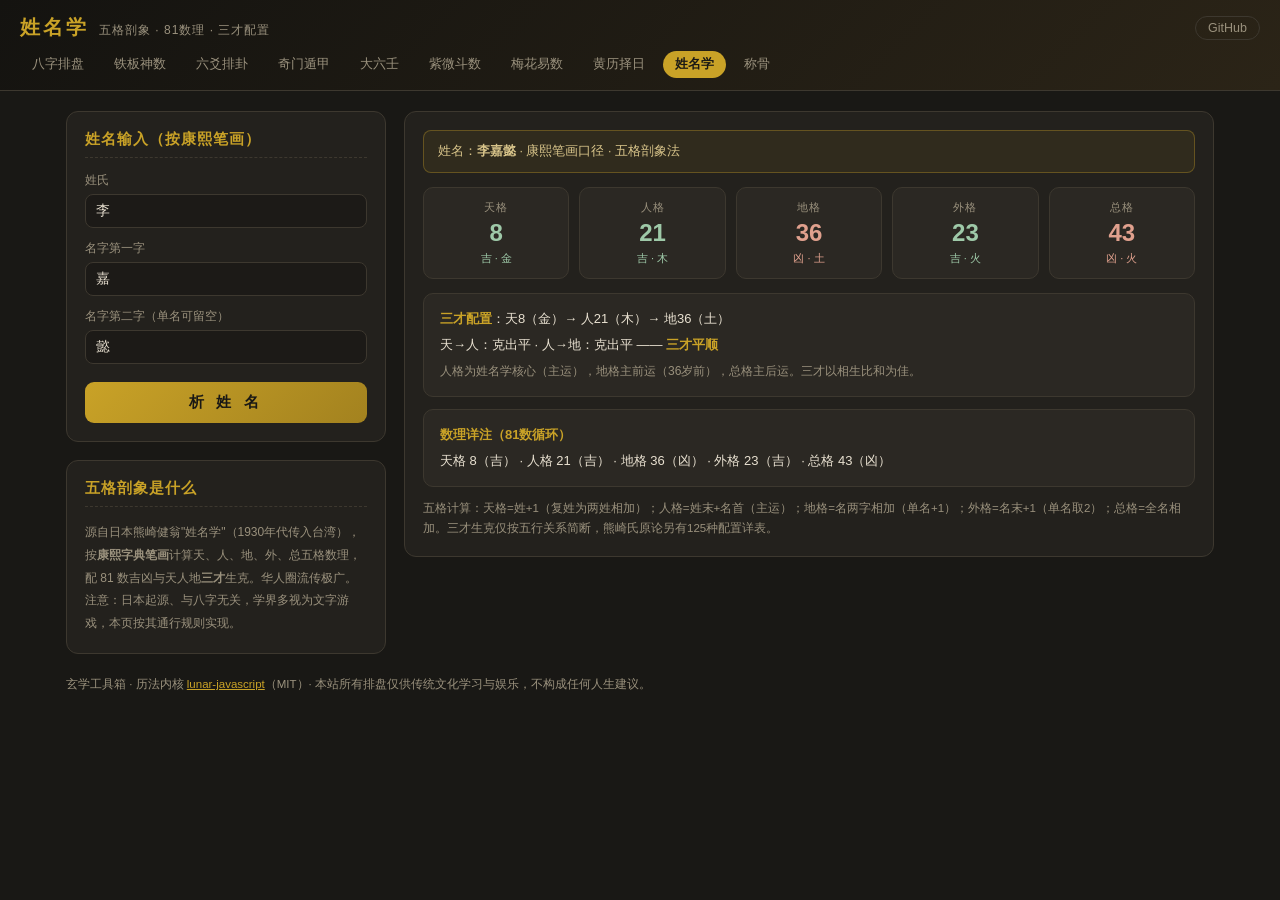
<file: xingming.html>
<!DOCTYPE html>
<html lang="zh-CN">
<head>
<meta charset="UTF-8">
<meta name="viewport" content="width=device-width, initial-scale=1.0">
<title>姓名学 · 三才五格</title>
<link rel="icon" href="data:image/svg+xml,<svg xmlns='http://www.w3.org/2000/svg' viewBox='0 0 100 100'><text y='.9em' font-size='90'>名</text></svg>">
<link rel="stylesheet" href="common.css">
<script src="nav.js"></script>
<style>
.wg-grid{display:grid;grid-template-columns:repeat(5,1fr);gap:10px;margin-bottom:14px}
.wg{background:var(--card2);border:1px solid var(--line);border-radius:10px;padding:12px 6px;text-align:center}
.wg .k{font-size:11px;color:var(--muted);letter-spacing:1px}
.wg .n{font-size:24px;font-weight:700;margin:4px 0}
.wg .s{font-size:11px}
.ji{color:#9ec9a8}.banji{color:#d8c48a}.xiong{color:#e0a08d}
.sc-box{background:var(--card2);border:1px solid var(--line);border-radius:10px;padding:12px 16px;font-size:13px;line-height:2;margin-bottom:12px}
.sc-box b{color:var(--accent)}
.char-row{display:flex;gap:8px;align-items:end;flex-wrap:wrap}
.char-row .f{flex:1;min-width:90px}
.manual{width:80px !important}
</style>
</head>
<body>
<header>
  <div class="hrow">
    <h1>姓名学<small>五格剖象 · 81数理 · 三才配置</small></h1>
    <a class="gh" href="https://github.com/exiadynames2026/xuanxue" target="_blank">GitHub</a>
  </div>
  <nav></nav>
</header>
<div class="wrap">
  <div>
    <div class="card" style="margin-bottom:18px">
      <h2>姓名输入（按康熙笔画）</h2>
      <div class="err" id="errBox"></div>
      <div class="field"><label>姓氏</label>
        <div class="char-row"><div class="f"><input type="text" id="xing" value="李" maxlength="2" placeholder="姓"></div>
        <input type="number" class="manual" id="xingN" placeholder="笔画" min="1" max="30" style="display:none"></div>
        <div class="hint" id="xingHint"></div>
      </div>
      <div class="field"><label>名字第一字</label>
        <div class="char-row"><div class="f"><input type="text" id="ming1" value="嘉" maxlength="1" placeholder="名1"></div>
        <input type="number" class="manual" id="ming1N" placeholder="笔画" min="1" max="30" style="display:none"></div>
        <div class="hint" id="ming1Hint"></div>
      </div>
      <div class="field"><label>名字第二字（单名可留空）</label>
        <div class="char-row"><div class="f"><input type="text" id="ming2" value="懿" maxlength="1" placeholder="名2"></div>
        <input type="number" class="manual" id="ming2N" placeholder="笔画" min="1" max="30" style="display:none"></div>
        <div class="hint" id="ming2Hint"></div>
      </div>
      <button class="btn" id="btnGo">析 姓 名</button>
    </div>
    <div class="card">
      <h2>五格剖象是什么</h2>
      <div class="doc" style="font-size:12px;line-height:1.9;color:var(--muted)">
        源自日本熊崎健翁"姓名学"（1930年代传入台湾），按<b>康熙字典笔画</b>计算天、人、地、外、总五格数理，配 81 数吉凶与天人地<b>三才</b>生克。华人圈流传极广。注意：日本起源、与八字无关，学界多视为文字游戏，本页按其通行规则实现。
      </div>
    </div>
  </div>
  <div class="card">
    <div id="result"><div class="empty">请输入姓名</div></div>
  </div>
</div>
<footer></footer>
<script>
"use strict";
XXNav.render("姓名学"); XXNav.footer();
const $=s=>document.querySelector(s);
// ===== 康熙笔画表（常用字；未收录字请手动输入笔画） =====
const KX={
"丁":2,"王":4,"李":7,"張":11,"刘":15,"陳":16,"杨":13,"楊":13,"黄":12,"黃":12,"赵":14,"趙":14,
"吴":7,"吳":7,"周":8,"徐":10,"孙":10,"孫":10,"马":10,"馬":10,"朱":6,"胡":9,"郭":15,"何":7,
"林":8,"高":10,"罗":20,"羅":20,"郑":19,"鄭":19,"梁":11,"谢":17,"謝":17,"宋":7,"唐":10,"韩":17,
"韓":17,"冯":12,"馮":12,"于":3,"董":12,"程":13,"曹":11,"袁":10,"许":11,"許":11,"傅":12,"沈":8,
"曾":12,"彭":13,"吕":7,"呂":7,"卢":16,"盧":16,"蒋":17,"蔣":17,"蔡":18,"贾":13,"賈":13,"丁":2,
"魏":15,"薛":17,"叶":15,"葉":15,"余":7,"潘":16,"杜":7,"戴":18,"夏":10,"钟":17,"鍾":17,"汪":9,
"田":5,"任":6,"姜":9,"范":15,"方":4,"石":5,"姚":9,"谭":19,"譚":19,"盛":12,"熊":14,"金":8,
"陆":14,"陸":14,"孔":4,"白":5,"崔":11,"康":11,"秦":10,"江":7,"邓":19,"鄧":19,"苏":22,"蘇":22,
"廖":14,"温":14,"溫":14,"洪":10,"纪":9,"紀":9,"卫":15,"衛":15,"邱":12,"尹":4,"易":8,"廖":14,
"文":4,"武":8,"明":8,"志":7,"忠":8,"国":11,"國":11,"建":9,"华":14,"華":14,"伟":11,"偉":11,
"敏":11,"静":16,"靜":16,"丽":19,"麗":19,"娟":10,"英":11,"芳":10,"平":5,"安":6,"和":8,"春":9,
"秋":9,"冬":5,"宇":6,"宁":14,"寧":14,"嘉":14,"懿":22,"喜":12,"乐":15,"樂":15,"慧":15,"捷":12,
"健":11,"康":11,"强":12,"強":12,"刚":10,"剛":10,"峰":10,"岳":8,"傑":12,"杰":12,"军":9,"軍":9,
"浩":11,"涛":18,"濤":18,"润":16,"潤":16,"海":11,"洋":10,"鸿":17,"鴻":17,"云":12,"雲":12,"雨":8,
"雪":11,"霜":17,"梅":11,"竹":6,"松":8,"柏":9,"桂":10,"森":12,"楠":13,"荣":14,"榮":14,"磊":15,
"心":4,"思":9,"恩":10,"悦":11,"悅":11,"惠":12,"爱":13,"愛":13,"智":12,"晓":16,"曉":16,"旭":6,
"昊":8,"晗":11,"婷":12,"娜":10,"婉":11,"妍":7,"如":6,"巧":5,"玉":5,"珍":10,"珠":11,"琳":13,
"琦":13,"瑞":14,"瑜":14,"瑶":15,"瑤":15,"福":14,"禄":13,"祿":13,"寿":14,"壽":14,"富":12,
"贵":12,"貴":12,"庆":15,"慶":15,"龙":16,"龍":16,"凤":14,"鳳":14,"鹏":19,"鵬":19,"飞":9,"飛":9,
"香":9,"馨":20,"怡":9,"俊":9,"信":9,"佳":8,"伦":8,"倫":8,"天":4,"一":1,"子":3,"小":3,
"少":4,"中":4,"正":5,"永":5,"立":5,"光":6,"全":6,"成":6,"百":6,"年":6,"生":5,"世":5,
"可":5,"东":8,"東":8,"书":10,"書":10,"月":4,"日":4,"水":4,"火":4,"山":3,"川":3,"土":3,
"金":8,"木":4,"清":12,"鸿":17,"长":8,"長":8,"远":17,"遠":17,"道":16,"德":15,"宏":7,"学":16,
"學":16,"鹏":19,"承":8,"兆":6,"京":8,"亭":9,"亦":6,"以":5,"允":4,"元":4,"兮":4,"公":4,
"六":4,"兮":4,"卉":5,"半":5,"功":5,"加":5,"右":5,"司":5,"弘":5,"本":5,"未":5,"且":5,
"甲":5,"申":5,"白":5,"目":5,"幼":5,"必":5,"扎":4,"友":4,"反":4,"夫":4,"少":4,"尤":4,
"予":4,"勿":4,"勾":4,"午":4,"厄":4,"卞":4,"元":4,"内":4,"凶":4,"切":4,"分":4,"刊":5,
"卉":5,"戊":5,"平":5,"正":5,"玉":5,"瓜":5,"瓦":5,"甘":5,"田":5,"由":5,"甲":5,"申":5,
"合":6,"吉":6,"同":6,"名":6,"后":6,"如":6,"宇":6,"守":6,"安":6,"屮":3,"己":3,"也":3,
"于":3,"亡":3,"凡":3,"久":3,"夕":3,"大":3,"女":3,"子":3,"小":3,"山":3,"川":3,"寸":3,
"才":3,"千":3,"乞":3,"也":3,"乙":1,"一":1,"人":2,"入":2,"八":2,"几":2,"刀":2,"力":2,
"匕":2,"十":2,"卜":2,"又":2,"厂":2,"了":2,"乃":2,"九":2
};
// ===== 81数理吉凶 =====
const JI81=new Set([1,3,5,6,7,8,11,13,15,16,17,18,21,23,24,25,29,31,32,33,35,37,39,41,45,47,48,52,57,61,63,65,67,68,81]);
const BANJI81=new Set([27,30,38,42,49,51,71,73,75,77,78]);
function shuJi(n){ n=((n-1)%80)+1; return JI81.has(n)?["吉","ji"]:BANJI81.has(n)?["半吉","banji"]:["凶","xiong"]; }
function wxOf(n){ const m=((n-1)%10)+1; return m<=2?"木":m<=4?"火":m<=6?"土":m<=8?"金":"水"; }
const WX_SHENG={"木":"水","火":"木","土":"火","金":"土","水":"金"};
const WX_KE={"木":"土","土":"水","水":"火","火":"金","金":"木"};

let useManual={xing:false,m1:false,m2:false};
["xing","ming1","ming2"].forEach((id,i)=>{
  const key=["xing","m1","m2"][i];
  document.getElementById(id).addEventListener("input",()=>lookup(key,id,document.getElementById(id+"N"),document.getElementById(id+"Hint")));
  document.getElementById(id+"N").addEventListener("input",()=>lookup(key,id,document.getElementById(id+"N"),document.getElementById(id+"Hint")));
});
function lookup(key,inputId,manualId,hintId){
  const ch=document.getElementById(inputId).value.trim();
  if(!ch){ useManual[key]=false; manualId.style.display="none"; hintId.textContent=""; return; }
  const n=KX[ch];
  if(n){ useManual[key]=false; manualId.style.display="none"; hintId.innerHTML=`「${ch}」康熙笔画：<b style="color:var(--accent)">${n}</b>`; }
  else { useManual[key]=true; manualId.style.display=""; hintId.innerHTML=`「${ch}」不在字表内，请<b style="color:var(--red)">手动输入康熙笔画</b>（注意繁体/部首按康熙字典）`; }
}
$("#btnGo").addEventListener("click",()=>{
  try{
    const xing=$("#xing").value.trim(), m1=$("#ming1").value.trim(), m2=$("#ming2").value.trim();
    if(!xing) throw new Error("请输入姓氏");
    if(!m1) throw new Error("请至少输入名字一字");
    // 逐字取画数（手动模式仅支持单姓；复姓需两字均在字表内）
    const getN=(ch,key,manualId)=>{
      if(useManual[key]){ const v=+manualId.value; if(!v||v<1||v>30) throw new Error(`「${ch}」请填写手动笔画（1-30）`); return v; }
      const n=KX[ch]; if(!n) throw new Error(`「${ch}」不在字表内，请填手动笔画`); return n;
    };
    const xArr=[...xing], mArr=[m1, m2].filter(Boolean);
    let xN;
    if(xArr.length===1){
      xN=[getN(xArr[0], "xing", $("#xingN"))];
    } else {
      const a=KX[xArr[0]], b=KX[xArr[1]];
      if(!a || !b) throw new Error(`复姓「${xing}」两字均需在字表内（当前查到：${xArr.map(c=>KX[c]||"缺").join("、")}）；或拆为单姓处理`);
      xN=[a,b];
    }
    const mN=mArr.map((c,i)=>getN(c, i===0?"m1":"m2", i===0?$("#ming1N"):$("#ming2N")));
    // 五格
    let tian, ren, di, wai, zong;
    if(xArr.length===1){
      tian=xN[0]+1;
      ren=xN[0]+mN[0];
      di=mN.length===2?mN[0]+mN[1]:mN[0]+1;
      wai=mN.length===2?mN[1]+1:2;
    } else {
      tian=xN[0]+xN[1];
      ren=xN[1]+mN[0];
      di=mN.length===2?mN[0]+mN[1]:mN[0]+1;
      wai=mN.length===2?xN[0]+mN[1]:xN[0]+1;
    }
    zong=xN.reduce((a,b)=>a+b,0)+mN.reduce((a,b)=>a+b,0);
    render(xing+mArr.join(""),{tian,ren,di,wai,zong});
  }catch(e){ const b=$("#errBox"); b.textContent=e.message; b.style.display="block"; setTimeout(()=>b.style.display="none",5000); }
});
function render(name,g){
  const box=(k,n)=>{
    const [ji,cls]=shuJi(n);
    return `<div class="wg"><div class="k">${k}</div><div class="n ${cls}">${n}</div><div class="s ${cls}">${ji} · ${wxOf(n)}</div></div>`;
  };
  // 三才：天人地格末位五行
  const st=[wxOf(g.tian),wxOf(g.ren),wxOf(g.di)];
  const rel=(a,b)=> a===b?"比和吉":WX_SHENG[b]===a?"相生吉":WX_KE[a]===b?"克出平":WX_KE[b]===a?"克入凶":"—";
  const scJudge=[rel(st[0],st[1]),rel(st[1],st[2])];
  const scScore=(scJudge[0].includes("吉")?1:scJudge[0].includes("凶")?-1:0)+(scJudge[1].includes("吉")?1:scJudge[1].includes("凶")?-1:0);
  const scVerdict=scScore>=1?"三才相生，基础运佳":scScore<=-1?"三才相克，基础运弱":"三才平顺";
  $("#result").innerHTML=`
    <div class="notice gold">姓名：<b>${name}</b> · 康熙笔画口径 · 五格剖象法</div>
    <div class="wg-grid">
      ${box("天格",g.tian)}${box("人格",g.ren)}${box("地格",g.di)}${box("外格",g.wai)}${box("总格",g.zong)}
    </div>
    <div class="sc-box"><b>三才配置</b>：天${g.tian}（${st[0]}）→ 人${g.ren}（${st[1]}）→ 地${g.di}（${st[2]}）<br>
      天→人：${scJudge[0]} · 人→地：${scJudge[1]} —— <b>${scVerdict}</b><br>
      <span style="color:var(--muted);font-size:12px">人格为姓名学核心（主运），地格主前运（36岁前），总格主后运。三才以相生比和为佳。</span></div>
    <div class="sc-box"><b>数理详注（81数循环）</b><br>
      ${Object.entries(g).map(([k,n])=>{const [ji]=shuJi(n);return `${k==="tian"?"天":k==="ren"?"人":k==="di"?"地":k==="wai"?"外":"总"}格 ${n}（${ji}）`;}).join(" · ")}</div>
    <div class="hint">五格计算：天格=姓+1（复姓为两姓相加）；人格=姓末+名首（主运）；地格=名两字相加（单名+1）；外格=名末+1（单名取2）；总格=全名相加。三才生克仅按五行关系简断，熊崎氏原论另有125种配置详表。</div>`;
}
window.addEventListener("load",()=>$("#btnGo").click());
</script>
</body>
</html>
</file>
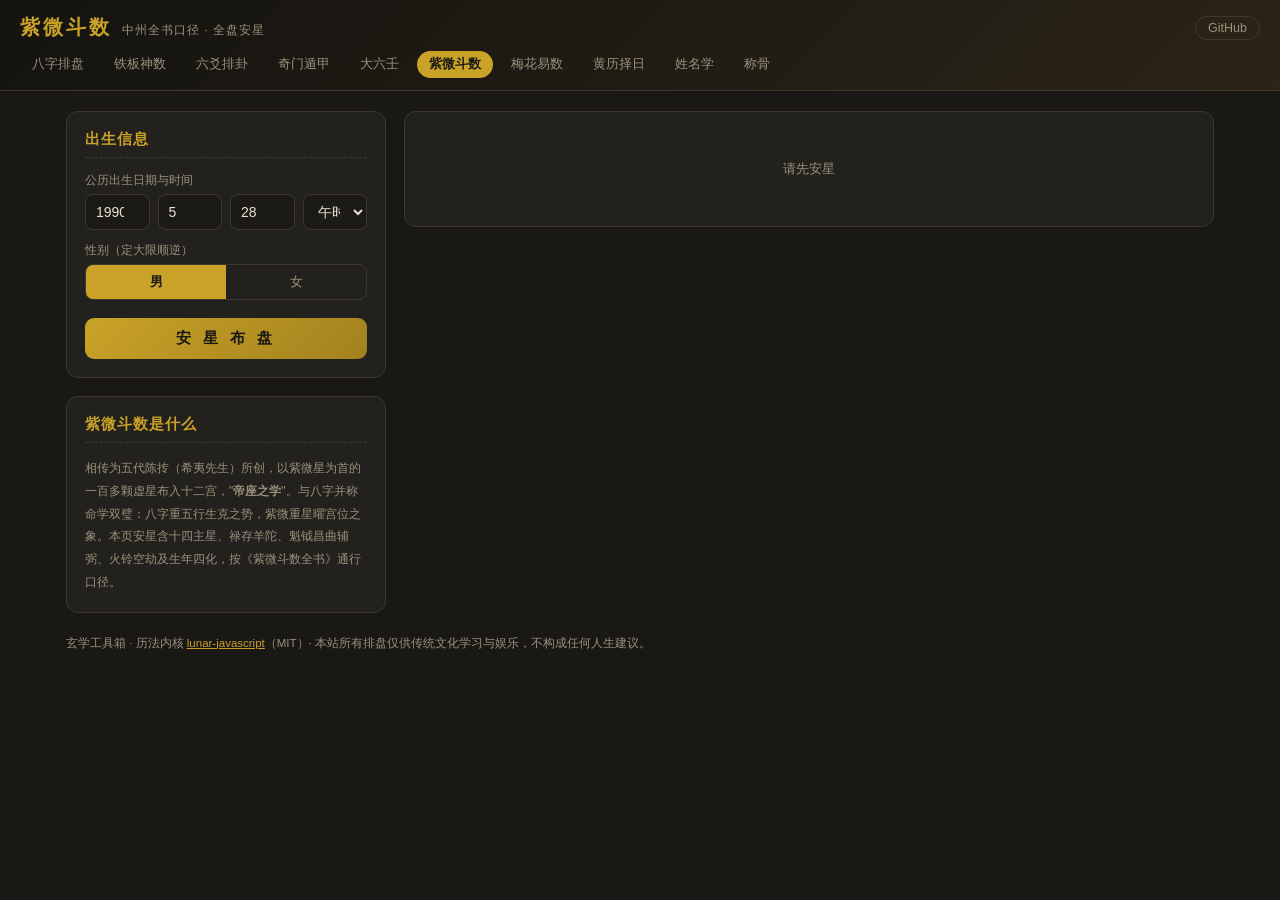
<file: ziwei.html>
<!DOCTYPE html>
<html lang="zh-CN">
<head>
<meta charset="UTF-8">
<meta name="viewport" content="width=device-width, initial-scale=1.0">
<title>紫微斗数 · 安星命盘</title>
<link rel="icon" href="data:image/svg+xml,<svg xmlns='http://www.w3.org/2000/svg' viewBox='0 0 100 100'><text y='.9em' font-size='90'>紫</text></svg>">
<link rel="stylesheet" href="common.css">
<script src="lunar.js"></script>
<script src="ziwei-core.js"></script>
<script src="nav.js"></script>
<style>
.zw-grid{display:grid;grid-template-columns:repeat(4,1fr);gap:6px;max-width:760px}
.zw-cell{background:var(--card2);border:1px solid var(--line);border-radius:8px;padding:8px;min-height:118px;font-size:12px;position:relative}
.zw-cell.ming{border-color:var(--accent2);box-shadow:0 0 10px rgba(201,162,39,.1)}
.zw-cell .gong{font-size:12px;color:var(--muted)}
.zw-cell.ming .gong{color:var(--accent);font-weight:600}
.zw-cell .gz{font-size:11px;color:var(--blue)}
.zw-cell .dx{font-size:10px;color:var(--muted)}
.zw-cell .stars{margin-top:5px;line-height:1.65}
.zw-cell .stars b{color:#e8d9a8;font-weight:600}
.zw-cell .stars span{color:var(--ink)}
.zw-cell .shen{position:absolute;top:6px;right:8px;font-size:10px;color:var(--red)}
.zw-center{background:#26231e;display:flex;flex-direction:column;justify-content:center;gap:6px;grid-column:2/4;grid-row:2/4;padding:14px;font-size:12.5px;line-height:1.9}
.zw-center b{color:var(--accent)}
.sx-table{margin-top:14px}
</style>
</head>
<body>
<header>
  <div class="hrow">
    <h1>紫微斗数<small>中州全书口径 · 全盘安星</small></h1>
    <a class="gh" href="https://github.com/exiadynames2026/xuanxue" target="_blank">GitHub</a>
  </div>
  <nav></nav>
</header>
<div class="wrap">
  <div>
    <div class="card" style="margin-bottom:18px">
      <h2>出生信息</h2>
      <div class="err" id="errBox"></div>
      <div class="field"><label>公历出生日期与时间</label>
        <div class="row">
          <input type="number" id="inY" value="1990" min="1900" max="2100">
          <input type="number" id="inM" value="5" min="1" max="12">
          <input type="number" id="inD" value="28" min="1" max="31">
          <select id="inHZ"></select>
        </div>
      </div>
      <div class="field"><label>性别（定大限顺逆）</label>
        <div class="seg" id="segGender"><button data-v="1" class="on">男</button><button data-v="0">女</button></div>
      </div>
      <button class="btn" id="btnGo">安 星 布 盘</button>
    </div>
    <div class="card">
      <h2>紫微斗数是什么</h2>
      <div class="doc" style="font-size:12px;line-height:1.9;color:var(--muted)">
        相传为五代陈抟（希夷先生）所创，以紫微星为首的一百多颗虚星布入十二宫，"<b>帝座之学</b>"。与八字并称命学双璧：八字重五行生克之势，紫微重星曜宫位之象。本页安星含十四主星、禄存羊陀、魁钺昌曲辅弼、火铃空劫及生年四化，按《紫微斗数全书》通行口径。
      </div>
    </div>
  </div>
  <div class="card">
    <div id="result"><div class="empty">请先安星</div></div>
  </div>
</div>
<footer></footer>
<script>
"use strict";
XXNav.render("紫微斗数"); XXNav.footer();
const $=s=>document.querySelector(s);
const SHICHEN=["子时","丑时","寅时","卯时","辰时","巳时","午时","未时","申时","酉时","戌时","亥时"];
const ZHI=["子","丑","寅","卯","辰","巳","午","未","申","酉","戌","亥"];
let gender=1;
(function(){ const s=$("#inHZ"); ZHI.forEach((z,i)=>{const o=document.createElement("option");o.value=z;o.textContent=SHICHEN[i];s.appendChild(o);}); s.value="午"; })();
$("#segGender").querySelectorAll("button").forEach(b=>b.addEventListener("click",()=>{
  $("#segGender").querySelectorAll("button").forEach(x=>x.classList.remove("on")); b.classList.add("on");
  gender=+b.dataset.v;
}));
$("#btnGo").addEventListener("click",()=>{
  try{
    const solar=Solar.fromYmdHms(+$("#inY").value,+$("#inM").value,+$("#inD").value,12,0,0);
    const lunar=solar.getLunar();
    const hourZhi=$("#inHZ").value;
    const c=ZiWei.anXing(lunar.getYearGanExact(), lunar.getYearZhiExact(), Math.abs(lunar.getMonth()), lunar.getDay(), hourZhi, gender);
    render(c, lunar);
  }catch(e){ const b=$("#errBox"); b.textContent=e.message; b.style.display="block"; setTimeout(()=>b.style.display="none",5000); }
});
// 4x4 宫位排布：巳午未申 / 辰 中 酉 / 卯 中 戌 / 寅丑子亥
const LAYOUT=[["巳",3],["午",4],["未",5],["申",6],["辰",2],null,["酉",7],["卯",1],null,["戌",8],["寅",0],["丑",11],["子",10],["亥",9]];
function render(c, lunar){
  const PAL=ZiWei.PAL;
  const starsOf = palIdx => (c.starMap[palIdx]||[]);
  const dxOf = palIdx => c.daxian.find(d=>d.palace===palIdx);
  let cells="";
  // 按 grid 顺序：巳 午 未 申 | 辰 [中] 酉 | 卯 [中] 戌 | 寅 丑 子 亥
  const order=["巳","午","未","申","辰",null,"酉","卯",null,"戌","寅","丑","子","亥"];
  let centerDone=false;
  order.forEach(z=>{
    if(z===null){ if(!centerDone){
      cells+=`<div class="zw-center">
        <div><b>${lunar.getYearGanExact()}${lunar.getYearZhiExact()}年</b> · 农历${Math.abs(lunar.getMonth())}月${lunar.getDay()}日 ${$("#inHZ").value}时 · ${gender===1?"乾造":"坤造"}</div>
        <div>五行局：<b>${c.wx}${c.ju}局</b>（命宫 ${c.mingGanZhi}，纳音${c.nayin}）</div>
        <div>命宫：<b>${PAL[c.mingPal]}</b> · 身宫：<b>${PAL[c.shenPal]}</b> · 大限${c.forward?"顺行":"逆行"}，${c.ju}岁起限</div>
        <div>命主：<b>${c.mingZhu}</b> · 身主：<b>${c.shenZhu}</b></div>
        <div style="color:var(--muted);font-size:11px">十四主星 + 禄存擎羊陀罗 + 魁钺昌曲辅弼 + 火铃空劫 + 生年四化。安星未含庙旺亮度、自化、大限流年四化，供学习参考。</div>
      </div>`; centerDone=true; }
      return; }
    const i=(ZHI.indexOf(z)+10)%12; // 核心索引以寅=0（ZHI 子=0，需换算）
    const gong=c.gongName[i], gz=c.gongGan[i], dx=dxOf(i);
    const stars=starsOf(i);
    const isMing = c.mingPal===i;
    const isShen = c.shenPal===i;
    cells+=`<div class="zw-cell ${isMing?"ming":""}">
      ${isShen?'<span class="shen">身宫</span>':""}
      <div class="gong">${gong}${isMing?" ★":""} · ${c.csMap[i]||""}</div>
      <div class="gz">${gz} · ${dx?dx.from+"–"+dx.to+"岁":""}</div>
      <div class="stars">${stars.length?stars.map(s=>{
        const main=["紫微","天机","太阳","武曲","天同","廉贞","天府","太阴","贪狼","巨门","天相","天梁","七杀","破军"].some(k=>s.startsWith(k));
        const hua=/化[禄权科忌]/.test(s);
        return main?`<b>${s}</b>`:(hua?`<span style="color:var(--red)">${s}</span>`:`<span>${s}</span>`);
      }).join("<br>"):"<span style='color:var(--muted)'>空宫（借对宫）</span>"}</div>
    </div>`;
  });
  $("#result").innerHTML=`<div class="zw-grid">${cells}</div>
  <div class="hint" style="margin-top:12px">★ 为命宫，右上"身宫"标记身宫所在。四化标红（禄权科忌）。大限岁数为虚岁区间。空宫可借对宫主星参断。</div>`;
}
</script>
</body>
</html>
</file>
<file: common.css>
/* 玄学工具箱 · 共享样式（玄铁金主题） */
:root{
  --bg:#191815; --card:#23211d; --card2:#2b2823; --ink:#e8e0d0; --muted:#9a917d;
  --line:#3d382f; --accent:#c9a227; --accent2:#8a6d1d; --red:#b5533c; --ok:#4e8b5a; --blue:#5b84a8;
}
*{box-sizing:border-box;margin:0;padding:0}
body{font-family:"Microsoft YaHei","PingFang SC","Noto Sans SC",sans-serif;background:var(--bg);color:var(--ink);min-height:100vh}
header{background:linear-gradient(135deg,#141310,#2b2417);border-bottom:1px solid var(--line);padding:14px 20px 12px}
header .hrow{display:flex;align-items:center;justify-content:space-between;flex-wrap:wrap;gap:8px}
header h1{font-size:20px;letter-spacing:3px;color:var(--accent);font-weight:600}
header h1 small{font-size:12px;color:var(--muted);letter-spacing:1px;margin-left:10px;font-weight:400}
header a.gh{color:var(--muted);font-size:12.5px;text-decoration:none;border:1px solid var(--line);padding:4px 12px;border-radius:14px}
header a.gh:hover{color:var(--accent);border-color:var(--accent2)}
nav{margin-top:10px;display:flex;gap:6px;flex-wrap:wrap}
nav a{color:var(--muted);text-decoration:none;font-size:12.5px;padding:4px 11px;border-radius:14px;border:1px solid transparent}
nav a:hover{color:var(--accent)}
nav a.cur{color:#191815;background:var(--accent);font-weight:600}
.wrap{max-width:1180px;margin:20px auto;padding:0 16px;display:grid;grid-template-columns:320px 1fr;gap:18px;align-items:start}
.wrap.full{grid-template-columns:1fr;max-width:1080px}
@media(max-width:900px){.wrap{grid-template-columns:1fr}}
.card{background:var(--card);border:1px solid var(--line);border-radius:12px;padding:18px}
.card h2{font-size:14.5px;color:var(--accent);margin-bottom:14px;letter-spacing:1px;border-bottom:1px dashed var(--line);padding-bottom:8px}
.field{margin-bottom:12px}
.field label{display:block;font-size:12px;color:var(--muted);margin-bottom:5px}
input[type=text],input[type=number],select,textarea{width:100%;padding:8px 10px;border:1px solid var(--line);border-radius:8px;background:#1c1a17;color:var(--ink);font-size:14px;font-family:inherit}
input:focus,select:focus,textarea:focus{outline:2px solid #4d442c;border-color:var(--accent2)}
.row{display:flex;gap:8px}.row>*{flex:1}
.seg{display:flex;border:1px solid var(--line);border-radius:8px;overflow:hidden}
.seg button{flex:1;padding:8px 4px;border:none;background:transparent;font-size:13px;cursor:pointer;color:var(--muted);font-family:inherit}
.seg button.on{background:var(--accent);color:#191815;font-weight:600}
.btn{width:100%;padding:11px;border:none;border-radius:9px;background:linear-gradient(135deg,#c9a227,#a3821f);color:#191815;font-size:15px;letter-spacing:4px;cursor:pointer;font-family:inherit;font-weight:600;margin-top:6px}
.btn:hover{filter:brightness(1.1)}
.btn.ghost{background:transparent;color:var(--accent);border:1px solid var(--accent2);box-shadow:none;font-size:13px;padding:8px;letter-spacing:1px}
.hint{font-size:11.5px;color:var(--muted);margin-top:6px;line-height:1.7}
.tabs{display:flex;gap:4px;border-bottom:1px solid var(--line);margin-bottom:16px;flex-wrap:wrap}
.tabs button{padding:9px 15px;border:none;background:transparent;color:var(--muted);font-size:13.5px;cursor:pointer;border-radius:8px 8px 0 0;font-family:inherit}
.tabs button.on{color:var(--accent);background:var(--card2);border:1px solid var(--line);border-bottom-color:var(--card2)}
.pane{display:none}.pane.on{display:block}
table{width:100%;border-collapse:collapse;font-size:13px}
th,td{padding:8px;border-bottom:1px solid var(--line);text-align:left;vertical-align:top}
th{color:var(--muted);font-weight:400;font-size:12px;letter-spacing:1px}
.notice{background:rgba(181,83,60,.1);border:1px solid rgba(181,83,60,.35);border-radius:8px;padding:10px 14px;font-size:12.5px;color:#d9b09c;margin-bottom:14px;line-height:1.7}
.notice.gold{background:rgba(201,162,39,.08);border-color:rgba(201,162,39,.35);color:#d8c48a}
.empty{color:var(--muted);font-size:13px;text-align:center;padding:30px 0}
.pill{display:inline-block;background:#2f2b24;border:1px solid var(--line);border-radius:4px;padding:1px 8px;font-size:12px;margin:1px 2px;color:var(--ink)}
.pill.gold{border-color:var(--accent2);color:var(--accent)}
.pill.red{border-color:rgba(181,83,60,.5);color:#e0a08d;background:rgba(181,83,60,.12)}
.pill.green{border-color:rgba(78,139,90,.5);color:#9ec9a8;background:rgba(78,139,90,.1)}
.pill.blue{border-color:rgba(91,132,168,.5);color:#a8c4dd;background:rgba(91,132,168,.12)}
.doc{font-size:13px;line-height:2;color:var(--ink)}
.doc h3{color:var(--accent);font-size:14px;margin:16px 0 6px}
.doc code{background:#1c1a17;border:1px solid var(--line);border-radius:4px;padding:1px 6px;font-size:12px;color:var(--accent)}
.doc .mut{color:var(--muted);font-size:12px}
footer{max-width:1180px;margin:12px auto 30px;padding:0 16px;font-size:11.5px;color:var(--muted);line-height:1.8}
.err{background:rgba(181,83,60,.15);border:1px solid rgba(181,83,60,.4);color:#e0a08d;border-radius:8px;padding:10px 12px;font-size:13px;margin-bottom:12px;display:none}
</file>
